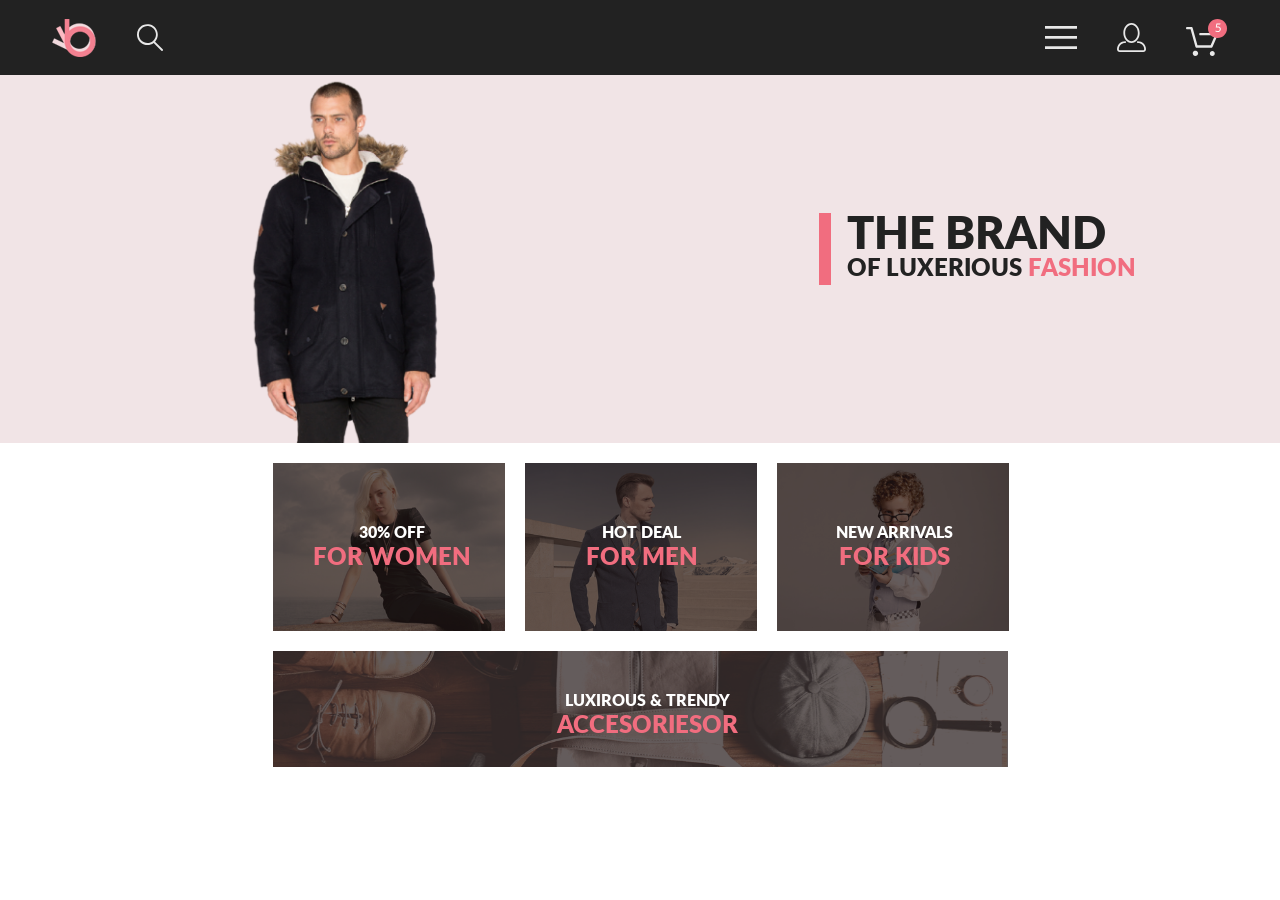
<file: lesson-1/index.html>
<!DOCTYPE html>
<html lang="en">
<head>
    <meta charset="UTF-8">
    <meta http-equiv="X-UA-Compatible" content="IE=edge">
    <meta name="viewport" content="width=device-width, initial-scale=1.0">
    <title>Document</title>
    <link rel="stylesheet" href="style.css">
    <link rel="stylesheet" href="fonts/Lato_regular/lato_regular.css">
    <link rel="stylesheet" href="fonts/Lato_thin/lato_thin.css">
</head>
<body>
    <header>
        <menu>
            <ul class="menu__list">
                <li class="menu__left">
                    <div class="menu__item"><img src="images/Logo.svg" alt="Logo"></div>
                    <div class="menu__item"><img src="images/Search.svg" alt="Search"></div>
                </li>
                <li class="menu__right">
                    <div class="menu__item"><img src="images/Menu.svg" alt="Menu"></div>
                    <div class="menu__item"><img src="images/Personal.svg" alt="Personal"></div>
                    <div class="menu__item"><img src="images/Basket.svg" alt="Basket"></div>   
                </li>
        </ul>
        </menu>
        <div class="top">
            <div class="top__image"><img class="top__image" src="images/Man_back.png" alt="Man_back"></div>
            <div><h1 class="top__header"><div class="small-caps"></small-caps>The brand</div>of luxerious <span style="color: #F16D7F;">fashion</span></h1></div>
        </div>
    </header>
    <article>
        <div class="main__list">
            <div class="for_women">
                <div class="item__for_women">
                    <div class="item_description">30% OFF</div>
                    <div class="item_name">FOR WOMEN</div>
                    </p>
                </div>
            </div>
            <div class="for_men">
                <div class="item__for_men">
                    <div class="item_description">HOT DEAL</div>
                    <div class="item_name">FOR MEN</div>
                    </p>
                </div>
            </div>
            <div class="for_kids">
                <div class="item__for_kids">
                    <div class="item_description">NEW ARRIVALS</div>
                    <div class="item_name">FOR KIDS</div>
                    </p>
                </div>
            </div>
            <div class="accesories">
                <div class="item__accesories">
                    <div class="item_description">LUXIROUS & TRENDY
                        </div>
                    <div class="item_name">ACCESORIESOR</div>
                    </p>
                </div>
            </div>
        </div>
    </article>
</body>
</html>
</file>
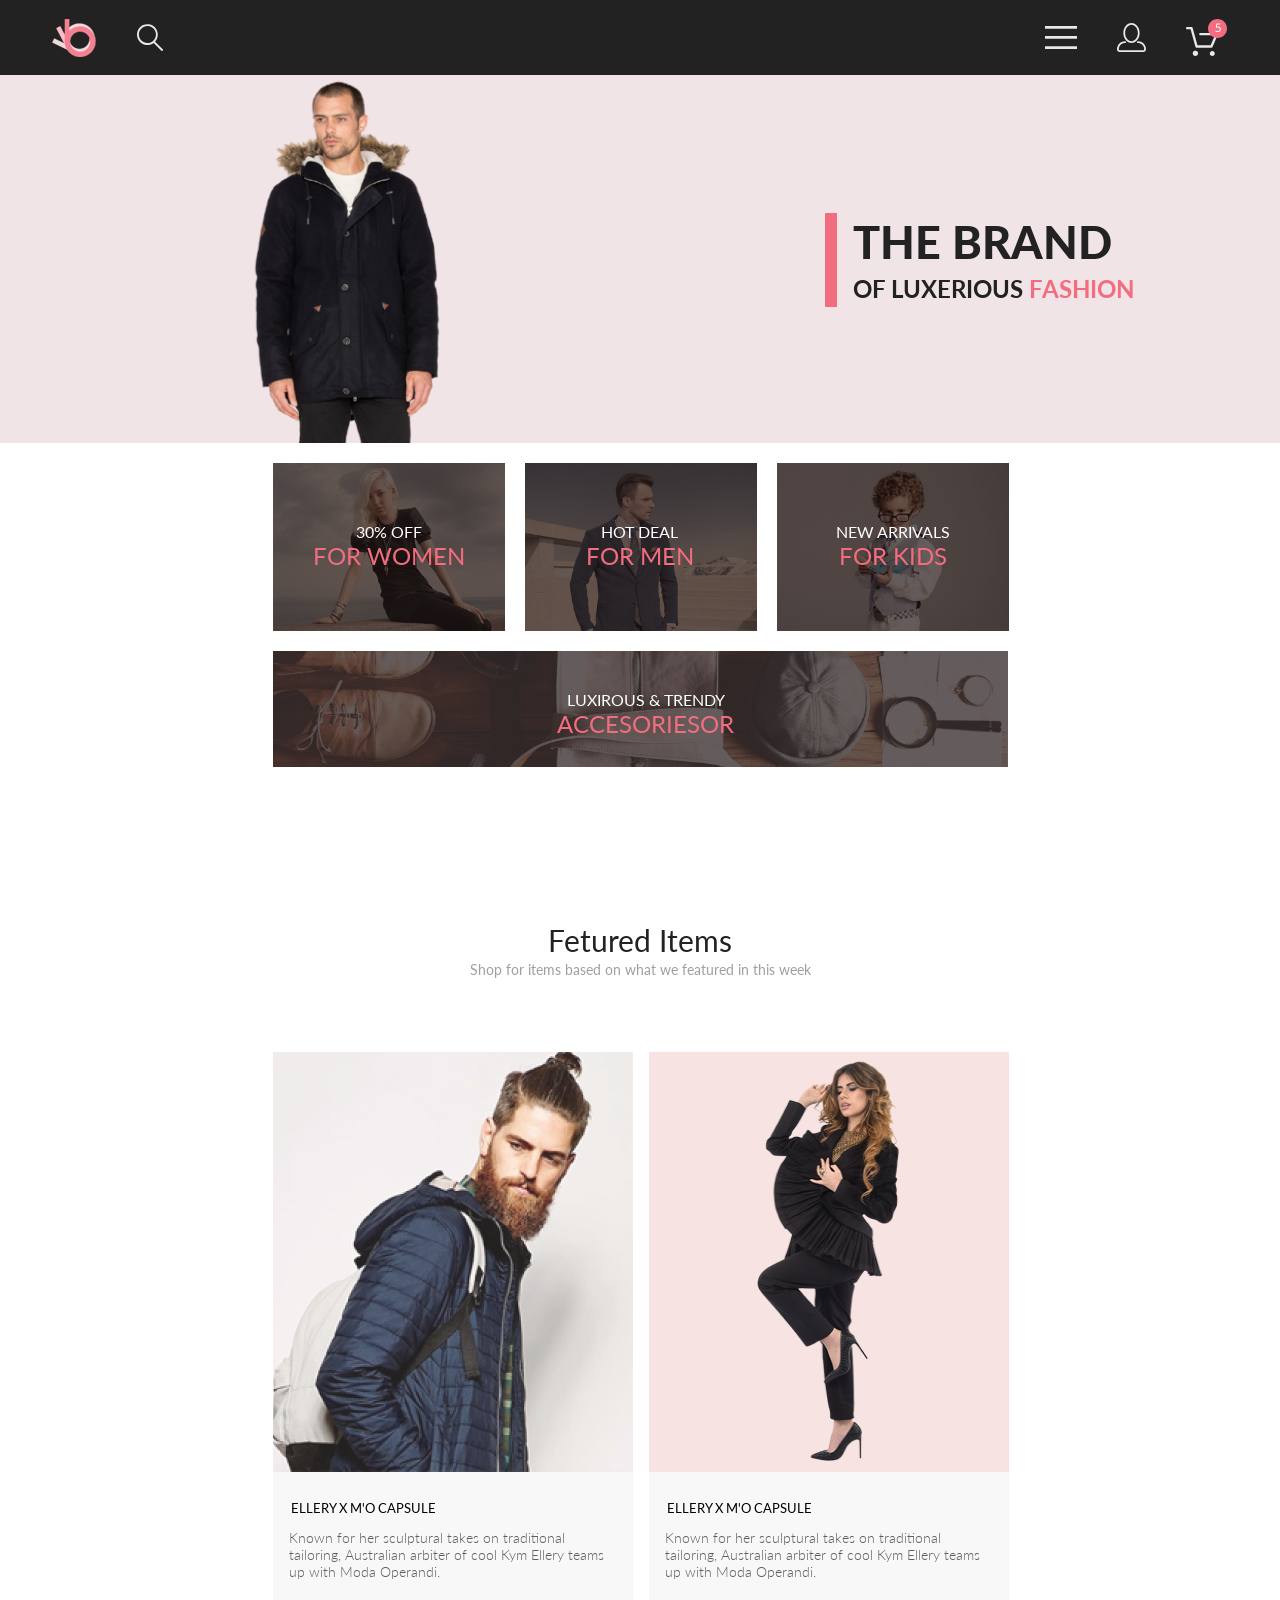
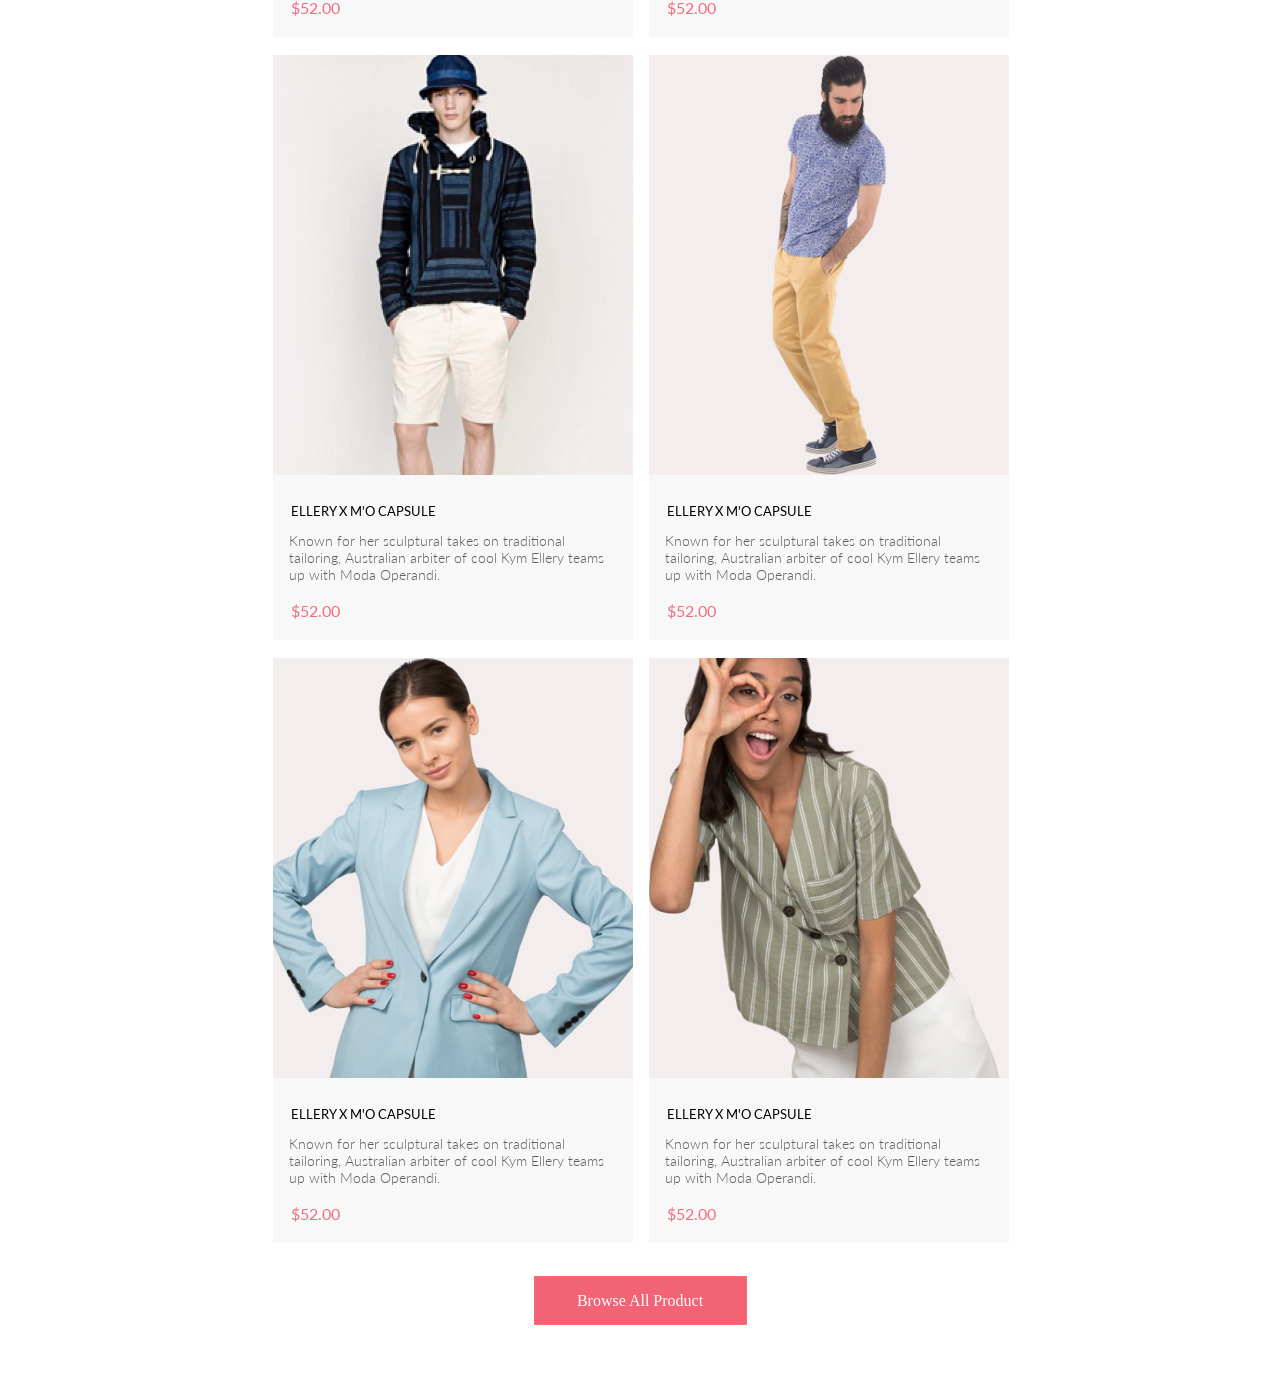
<file: lesson-2/index.html>
<!DOCTYPE html>
<html lang="en">
<head>
    <meta charset="UTF-8">
    <meta http-equiv="X-UA-Compatible" content="IE=edge">
    <meta name="viewport" content="width=device-width, initial-scale=1.0">
    <title>Document</title>
    <link rel="stylesheet" href="style.css">
    <link rel="preconnect" href="https://fonts.googleapis.com">
    <link rel="preconnect" href="https://fonts.gstatic.com" crossorigin>
    <link href="https://fonts.googleapis.com/css2?family=Lato&display=swap" rel="stylesheet">
    <link rel="preconnect" href="https://fonts.googleapis.com">
    <link rel="preconnect" href="https://fonts.gstatic.com" crossorigin>
    <link href="https://fonts.googleapis.com/css2?family=Lato:wght@300;400&display=swap" rel="stylesheet">
</head>
<body>
    <header>
        <menu>
            <ul class="menu__list">
                <li class="menu__left">
                    <div class="menu__item"><img src="images/Logo.svg" alt="Logo"></div>
                    <div class="menu__item"><img src="images/Search.svg" alt="Search"></div>
                </li>
                <li class="menu__right">
                    <div class="menu__item"><img src="images/Menu.svg" alt="Menu"></div>
                    <div class="menu__item"><img src="images/Personal.svg" alt="Personal"></div>
                    <div class="menu__item"><img src="images/Basket.svg" alt="Basket"></div>   
                </li>
        </ul>
        </menu>
        <div class="top">
            <div class="top__image"><img class="top__image" src="images/Man_back.png" alt="Man_back"></div>
            <div><h1 class="top__header"><div class="small-caps"></small-caps>The brand</div>of luxerious <span style="color: #F16D7F;">fashion</span></h1></div>
        </div>
    </header>
    <article>
        <div class="item__list container">
            <div class="for_women">
                <div class="item__for_women">
                    <div class="item_description">30% OFF</div>
                    <div class="item_name">FOR WOMEN</div>
                    </p>
                </div>
            </div>
            <div class="for_men">
                <div class="item__for_men">
                    <div class="item_description">HOT DEAL</div>
                    <div class="item_name">FOR MEN</div>
                    </p>
                </div>
            </div>
            <div class="for_kids">
                <div class="item__for_kids">
                    <div class="item_description">NEW ARRIVALS</div>
                    <div class="item_name">FOR KIDS</div>
                    </p>
                </div>
            </div>
            <div class="accesories">
                <div class="item__accesories">
                    <div class="item_description">LUXIROUS & TRENDY
                        </div>
                    <div class="item_name">ACCESORIESOR</div>
                    </p>
                </div>
            </div>
        </div>
    </article>
    <main class="container">
        <div class="item_name main__heading">Fetured Items</div>
        <div class="item_name main__paragraph">Shop for items based on what we featured in this week</div>
        
        <div class="main__list">
            <div class="main__card">
                <img src="images/main_bags.png" alt="main_bags">
                <div class="main__card_header">Ellery x M'O capsule</div>
                <div class="main__card_description">Known for her sculptural takes on traditional tailoring, Australian arbiter of cool Kym Ellery teams up with Moda Operandi.</div>
                <div class="item_description main__card_price">$52.00</div>
            </div>
            <div class="main__card">
                <img src="images/main_suits.png" alt="main_bags">
                <div class="main__card_header">Ellery x M'O capsule</div>
                <div class="main__card_description">Known for her sculptural takes on traditional tailoring, Australian arbiter of cool Kym Ellery teams up with Moda Operandi.</div>
                <div class="item_description main__card_price">$52.00</div>
            </div>
            <div class="main__card">
                <img src="images/main_hats.png" alt="main_bags">
                <div class="main__card_header">Ellery x M'O capsule</div>
                <div class="main__card_description">Known for her sculptural takes on traditional tailoring, Australian arbiter of cool Kym Ellery teams up with Moda Operandi.</div>
                <div class="item_description main__card_price">$52.00</div>
            </div>
            <div class="main__card">
                <img src="images/main_boots.png" alt="main_bags">
                <div class="main__card_header">Ellery x M'O capsule</div>
                <div class="main__card_description">Known for her sculptural takes on traditional tailoring, Australian arbiter of cool Kym Ellery teams up with Moda Operandi.</div>
                <div class="item_description main__card_price">$52.00</div>
            </div>
            <div class="main__card">
                <img src="images/main_jackets.png" alt="main_bags">
                <div class="main__card_header">Ellery x M'O capsule</div>
                <div class="main__card_description">Known for her sculptural takes on traditional tailoring, Australian arbiter of cool Kym Ellery teams up with Moda Operandi.</div>
                <div class="item_description main__card_price">$52.00</div>
            </div>
            <div class="main__card">
                <img src="images/main_glasses.png" alt="main_bags">
                <div class="main__card_header">Ellery x M'O capsule</div>
                <div class="main__card_description">Known for her sculptural takes on traditional tailoring, Australian arbiter of cool Kym Ellery teams up with Moda Operandi.</div>
                <div class="item_description main__card_price">$52.00</div>
            </div>
        </div>
        <div class="main__button">
            <div>Browse All Product</div>
        </div>
    </main>
</body>
</html>
</file>
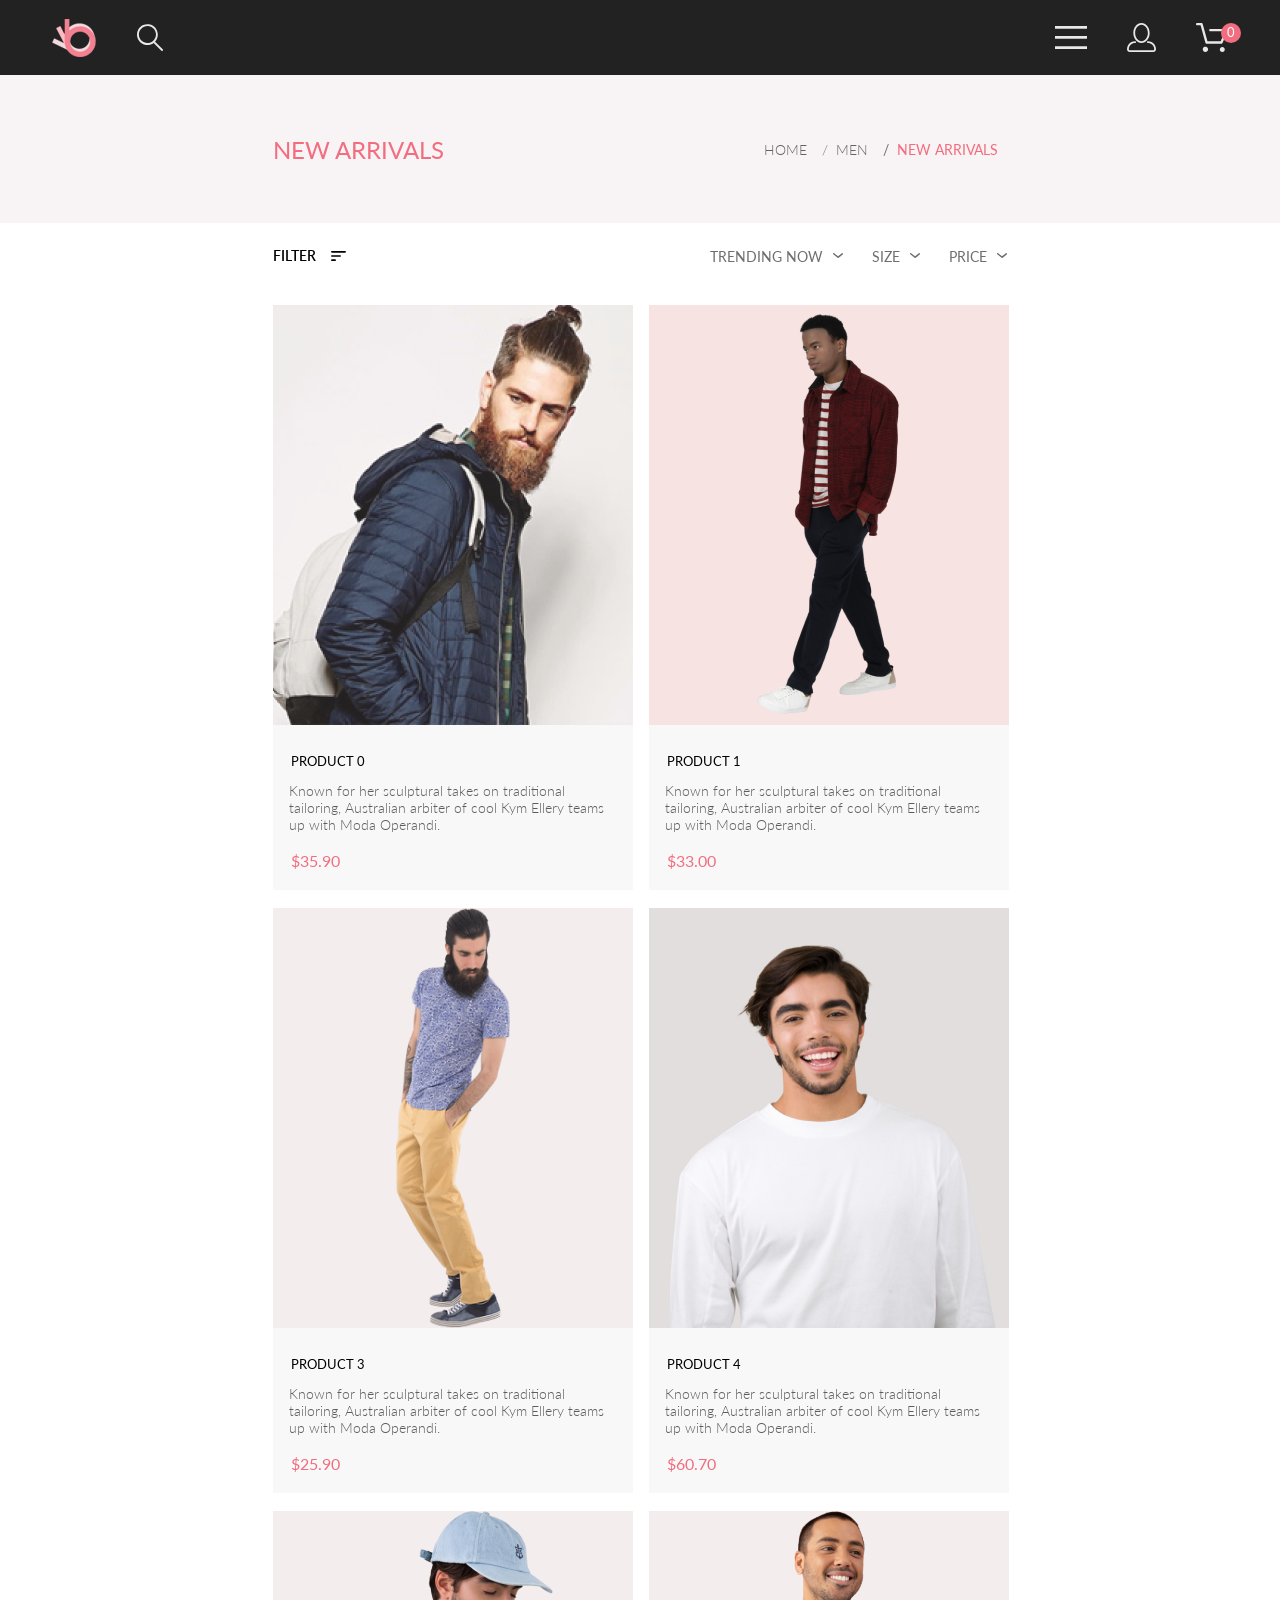
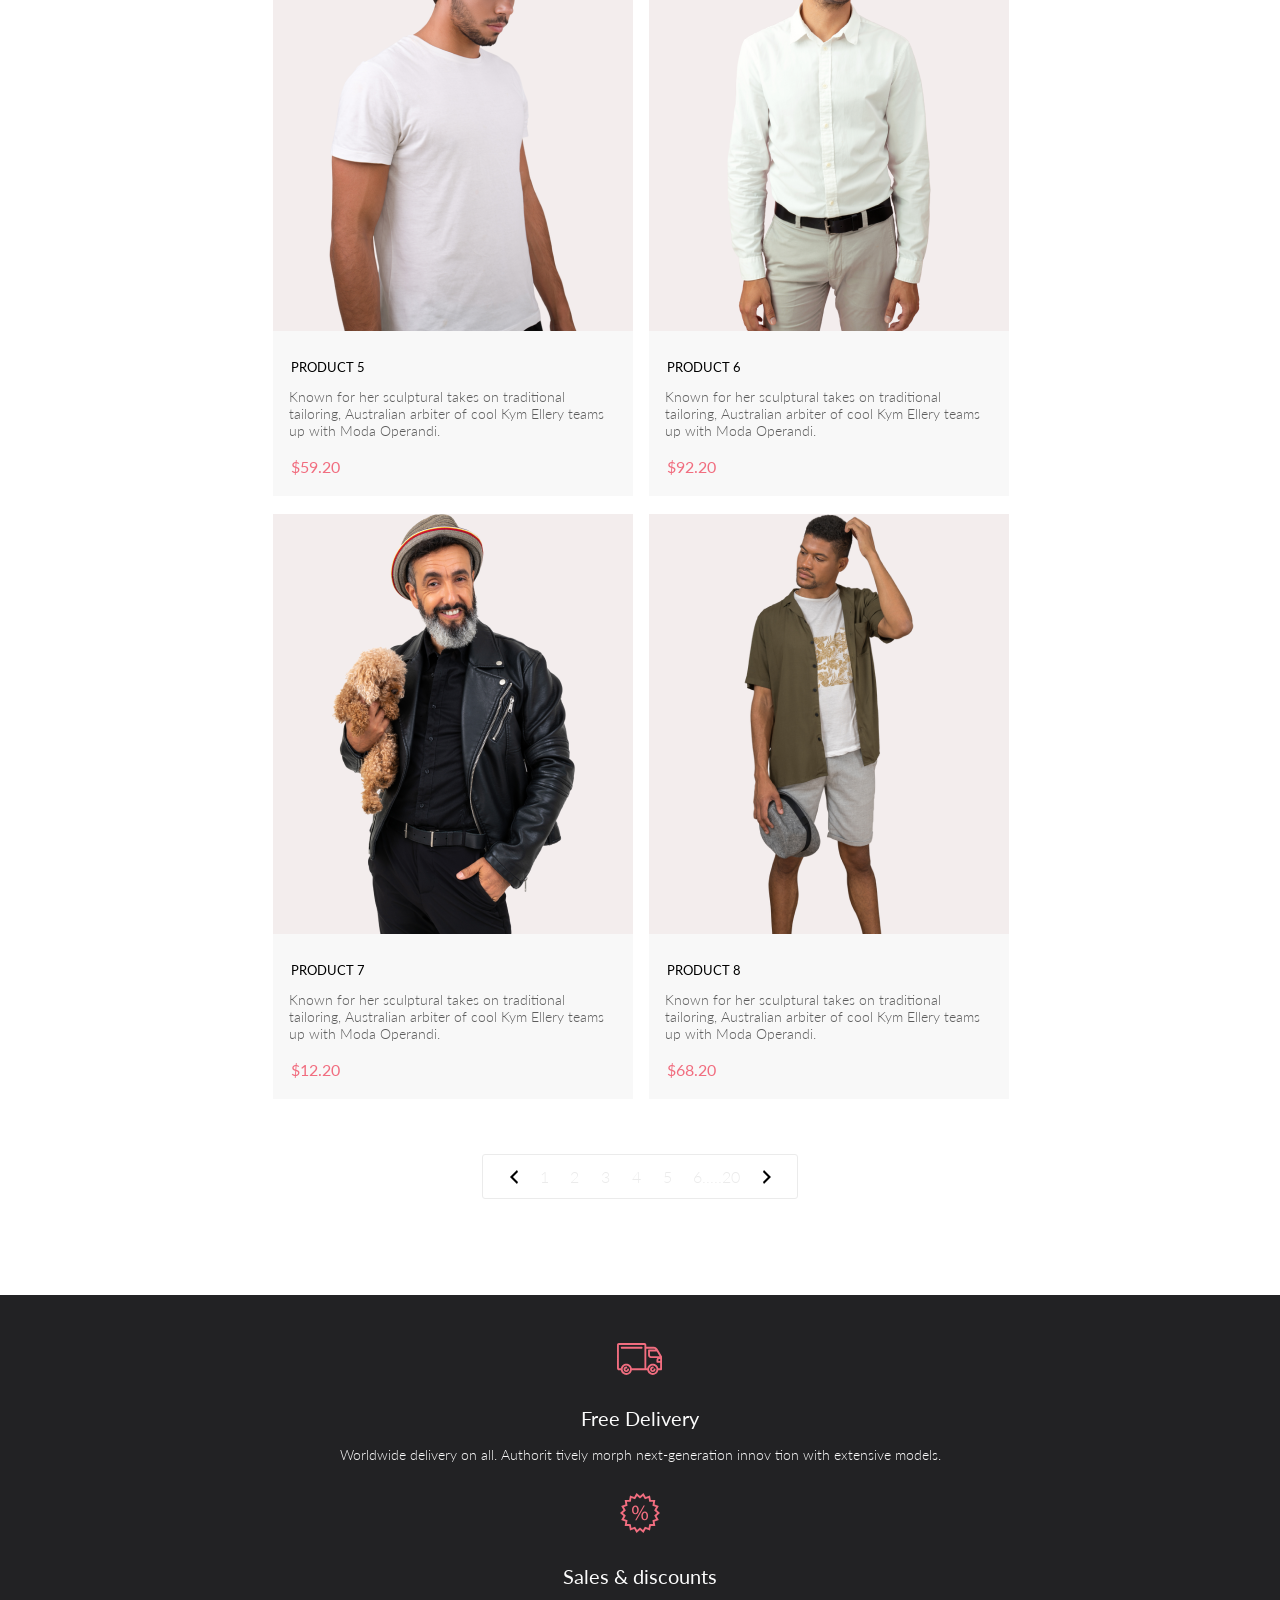
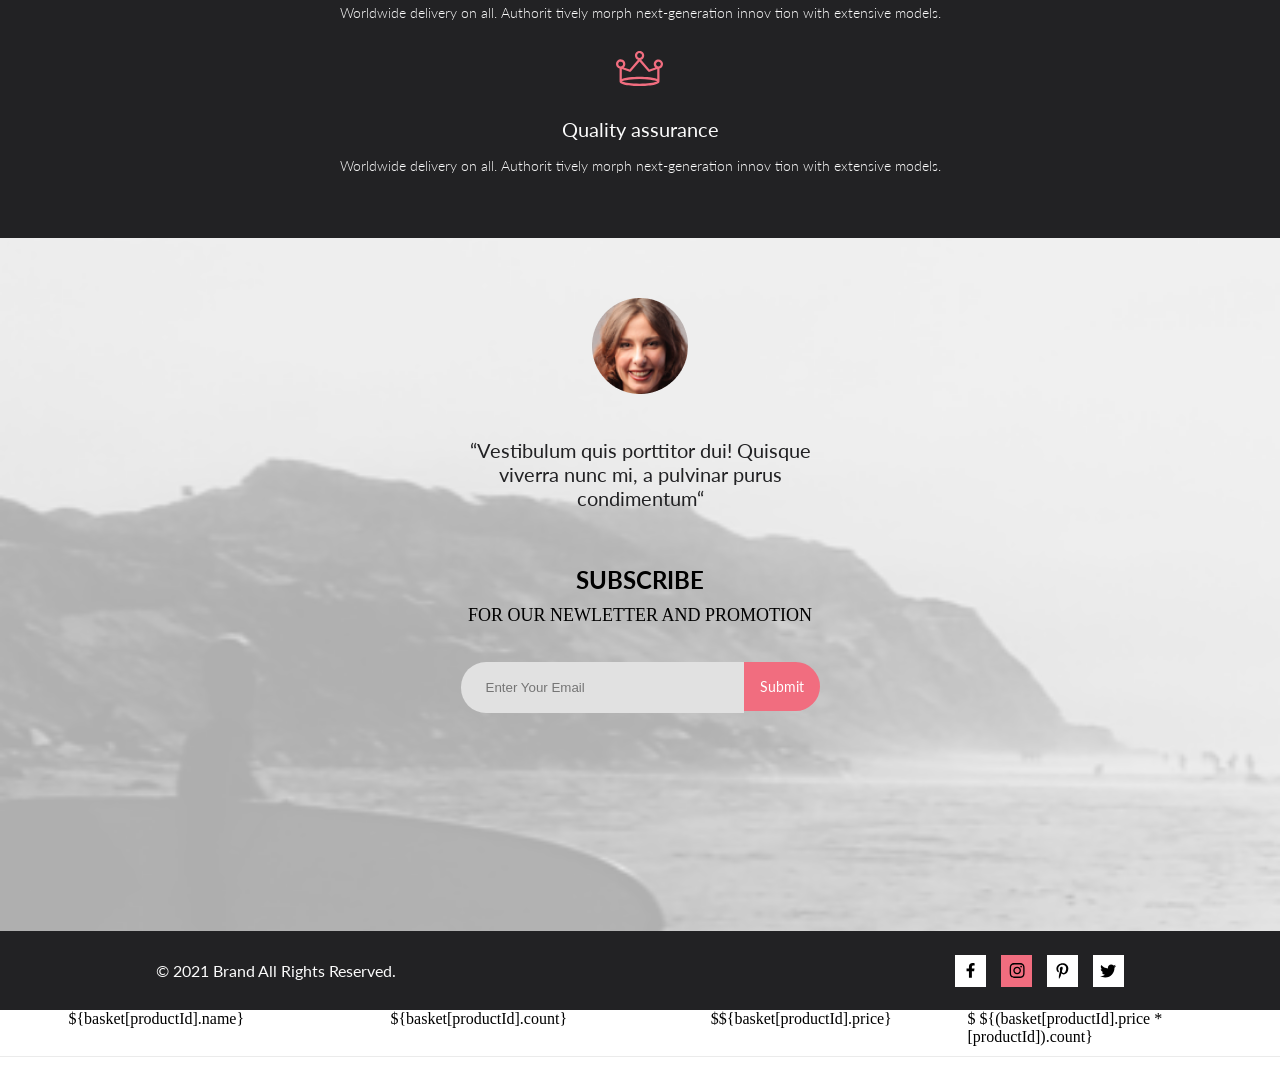
<file: lesson-4/catalog.html>
<!DOCTYPE html>
<html lang="en">

<head>
    <meta charset="UTF-8">
    <meta http-equiv="X-UA-Compatible" content="IE=edge">
    <meta name="viewport" content="width=device-width, initial-scale=1.0">
    <title>Catalog</title>
    <link rel="stylesheet" href="style.css">
    <link rel="preconnect" href="https://fonts.googleapis.com">
    <link rel="preconnect" href="https://fonts.gstatic.com" crossorigin>
    <link href="https://fonts.googleapis.com/css2?family=Lato&display=swap" rel="stylesheet">
    <link rel="preconnect" href="https://fonts.googleapis.com">
    <link rel="preconnect" href="https://fonts.gstatic.com" crossorigin>
    <link href="https://fonts.googleapis.com/css2?family=Lato:wght@300;400&display=swap" rel="stylesheet">
    <script async src="script.js"></script>
</head>

<body>
    <header>
        <nav>
            <ul class="nav__list">
                <li class="nav__left">
                    <div class="nav__item"><img src="images/Logo.svg" alt="Logo"></div>
                    <div class="nav__item"><img src="images/Search.svg" alt="Search"></div>
                </li>
                <li class="nav__right">
                    <div class="nav__item"><img src="images/Menu.svg" alt="nav"></div>
                    <div class="nav__item"><img src="images/Personal.svg" alt="Personal"></div>
                    <div class="nav__item cart_button"><img src="images/cart.svg" alt="Basket">
                        <div class="cart__products_count">
                            <div class="productsCount">0</div>
                        </div>
                        <div class="basket hidden">
                            <div class="basketRow basketHeader">
                                <div>Название товара</div>
                                <div>Количество</div>
                                <div>Цена за шт.</div>
                                <div>Итого</div>
                            </div>
                            <div class="basketTotal">
                                Товаров в корзине на сумму:
                                $<span class="basketTotalValue">0</span>
                            </div>
                        </div>
                    </div>
                </li>
            </ul>
        </nav>
        <div class="breadcrump__block">
            <div class="container breadcrump__block">
                <div class="breadcrump__heading">New arrivals</div>
                <div class="breadcrumb">
                    <a class="breadcrumb-item" href="#">home</a>
                    <a class="breadcrumb-item" href="#">men</a>
                    <div class="breadcrumb-item breadcrumb-item_active">New arrivals</div>
                </div>
            </div>
        </div>
    </header>
    <div class="container">
        <div class="filter">
            <div class="filter_left">
                <span class="filter_left_text">FILTER</span>
                <img class="filter_icon" src="images/filter.svg" alt="filter">
            </div>
            <div class="filter_right">
                <div class="filter_right_text">TRENDING NOW</div>
                <img src="images/vector_filter.svg" alt="filter">
                <div class="filter_right_text">SIZE</div>
                <img src="images/vector_filter.svg" alt="filter">
                <div class="filter_right_text">PRICE</div>
                <img src="images/vector_filter.svg" alt="filter">
            </div>
        </div>
    </div>
    <main class="container main_catalog">
        <div class="main__list">
            <div class="main__card" data-id="1" data-name="Product 0" data-price="35.90">
                <img src="images/main_bags.png" alt="main_bags">
                <div class="featuredImgDark">
                    <button class="card-button">
                        <img src="images/cart.svg" alt="cart">
                        <div class="button-text">Add to Cart</div>
                    </button>
                </div>
                <div class="main__card_header">Product 0</div>
                <div class="main__card_description">Known for her sculptural takes on traditional tailoring, Australian
                    arbiter of cool Kym Ellery teams up with Moda Operandi.</div>
                <div class="item_description main__card_price">$52.00</div>
                <div class="featuredImgDark">
                    <button class="card-button">
                        <img src="images/cart.svg" alt="cart">
                        <div class="button-text">Add to Cart</div>
                    </button>
                </div>
            </div>
            <div class="main__card" data-id="2" data-name="Product 1" data-price="33.00">
                <img src="images/main_sneakers.png" alt="main_bags">
                <div class="main__card_header">Product 1</div>
                <div class="main__card_description">Known for her sculptural takes on traditional tailoring, Australian
                    arbiter of cool Kym Ellery teams up with Moda Operandi.</div>
                <div class="item_description main__card_price">$52.00</div>
                <div class="featuredImgDark">
                    <button class="card-button">
                        <img src="images/cart.svg" alt="cart">
                        <div class="button-text">Add to Cart</div>
                    </button>
                </div>
            </div>
            <div class="main__card main__card_none" data-id="3" data-name="Product 2" data-price="30.20">
                <img src="images/main_hats.png" alt="main_bags">
                <div class="main__card_header">Product 2</div>
                <div class="main__card_description">Known for her sculptural takes on traditional tailoring, Australian
                    arbiter of cool Kym Ellery teams up with Moda Operandi.</div>
                <div class="item_description main__card_price">$52.00</div>
                <div class="featuredImgDark">
                    <button class="card-button">
                        <img src="images/cart.svg" alt="cart">
                        <div class="button-text">Add to Cart</div>
                    </button>
                </div>
            </div>
            <div class="main__card" data-id="4" data-name="Product 3" data-price="25.90">
                <img src="images/main_boots.png" alt="main_bags">
                <div class="main__card_header">Product 3</div>
                <div class="main__card_description">Known for her sculptural takes on traditional tailoring, Australian
                    arbiter of cool Kym Ellery teams up with Moda Operandi.</div>
                <div class="item_description main__card_price">$52.00</div>
                <div class="featuredImgDark">
                    <button class="card-button">
                        <img src="images/cart.svg" alt="cart">
                        <div class="button-text">Add to Cart</div>
                    </button>
                </div>
            </div>
            <div class="main__card" data-id="5" data-name="Product 4" data-price="60.70">
                <img src="images/main_longsleeve.png" alt="main_bags">
                <div class="main__card_header">Product 4</div>
                <div class="main__card_description">Known for her sculptural takes on traditional tailoring, Australian
                    arbiter of cool Kym Ellery teams up with Moda Operandi.</div>
                <div class="item_description main__card_price">$52.00</div>
                <div class="featuredImgDark">
                    <button class="card-button">
                        <img src="images/cart.svg" alt="cart">
                        <div class="button-text">Add to Cart</div>
                    </button>
                </div>
            </div>
            <div class="main__card" data-id="6" data-name="Product 5" data-price="59.20">
                <img src="images/main_caps.png" alt="main_bags">
                <div class="main__card_header">Product 5</div>
                <div class="main__card_description">Known for her sculptural takes on traditional tailoring, Australian
                    arbiter of cool Kym Ellery teams up with Moda Operandi.</div>
                <div class="item_description main__card_price">$52.00</div>
                <div class="featuredImgDark">
                    <button class="card-button">
                        <img src="images/cart.svg" alt="cart">
                        <div class="button-text">Add to Cart</div>
                    </button>
                </div>
            </div>
            <div class="main__card" data-id="7" data-name="Product 6" data-price="92.20">
                <img src="images/main_t-shirts.png" alt="main_bags">
                <div class="main__card_header">Product 6</div>
                <div class="main__card_description">Known for her sculptural takes on traditional tailoring, Australian
                    arbiter of cool Kym Ellery teams up with Moda Operandi.</div>
                <div class="item_description main__card_price">$52.00</div>
                <div class="featuredImgDark">
                    <button class="card-button">
                        <img src="images/cart.svg" alt="cart">
                        <div class="button-text">Add to Cart</div>
                    </button>
                </div>
            </div>
            <div class="main__card" data-id="8" data-name="Product 7" data-price="12.20">
                <img src="images/main_cowboy.png" alt="main_bags">
                <div class="main__card_header">Product 7</div>
                <div class="main__card_description">Known for her sculptural takes on traditional tailoring, Australian
                    arbiter of cool Kym Ellery teams up with Moda Operandi.</div>
                <div class="item_description main__card_price">$52.00</div>
                <div class="featuredImgDark">
                    <button class="card-button">
                        <img src="images/cart.svg" alt="cart">
                        <div class="button-text">Add to Cart</div>
                    </button>
                </div>
            </div>
            <div class="main__card" data-id="9" data-name="Product 8" data-price="68.20">
                <img src="images/main_pants.png" alt="main_bags">
                <div class="main__card_header">Product 8</div>
                <div class="main__card_description">Known for her sculptural takes on traditional tailoring, Australian
                    arbiter of cool Kym Ellery teams up with Moda Operandi.</div>
                <div class="item_description main__card_price">$52.00</div>
                <div class="featuredImgDark">
                    <button class="card-button">
                        <img src="images/cart.svg" alt="cart">
                        <div class="button-text">Add to Cart</div>
                    </button>
                </div>
            </div>
        </div>
    </main>
    <div class="pagination">
        <img src="images/pagination_left.svg" alt="pagination_left">
        <a class="page" href="#">1</a>
        <a class="page" href="#">2</a>
        <a class="page" href="#">3</a>
        <a class="page" href="#">4</a>
        <a class="page" href="#">5</a>
        <a class="page" href="#">6.....20</a>
        <img src="images/pagination_right.svg" alt="pagination_right">
    </div>
    <div class="advantages_back">
        <div class="container advantages">
            <div class="advantages__block">
                <img src="images/advantages__delivery.svg" alt="advantages__delivery">
                <div class="advantages_heading">Free Delivery</div>
                <div class="advantages_explanation">Worldwide delivery on all. Authorit tively morph next-generation
                    innov tion with extensive models.</div>
            </div>
            <div class="advantages__block">
                <img src="images/advantages__sales.svg" alt="advantages__sales">
                <div class="advantages_heading">Sales & discounts</div>
                <div class="advantages_explanation">Worldwide delivery on all. Authorit tively morph next-generation
                    innov tion with extensive models.</div>
            </div>
            <div class="advantages__block">
                <img src="images/advantages__quality.svg" alt="advantages__quality">
                <div class="advantages_heading">Quality assurance</div>
                <div class="advantages_explanation">Worldwide delivery on all. Authorit tively morph next-generation
                    innov tion with extensive models.</div>
            </div>
        </div>
    </div>
    <div class="subscribes_back">
        <div class="subscribes">
            <div class="subscribes__reveiw">
                <img src="images/subscribe_reviewer.png" alt="subscribes__reveiwer">
                <div class="subscribes_quote">“Vestibulum quis porttitor dui! Quisque viverra nunc mi, a pulvinar purus
                    condimentum“</div>
            </div>
            <div class="subscribe_us">
                <div class="subscribes_heading">SUBSCRIBE</div>
                <div class="subscribes_explanation">FOR OUR NEWLETTER AND PROMOTION</div>
                <div class="subscribe_block">
                    <form action="" id="form_subscribe">
                        <input type="email" class="subscribe__form_email" placeholder="Enter Your Email"></input>
                    </form>
                    <button class="subscribe__form_button" type="submit" form="form_subscribe"
                        value="Submit">Submit</button>

                </div>
            </div>
        </div>
    </div>
    <footer>
        <div class="footer__copy">&copy; 2021 Brand All Rights Reserved.</div>
        <div class="footer__links">
            <div class="footer__icons">
                <img src="images/icons_facebook.svg" alt="icons_facebook">
            </div>
            <div class="footer__icons" style="background-color: #F16D7F">
                <img src="images/icons_instagram.svg" alt="icons_instagram">
            </div>
            <div class="footer__icons">
                <img src="images/icons_pinterest.svg" alt="icons_pinterest">
            </div>
            <div class="footer__icons">
                <img src="images/icons_twitter.svg" alt="icons_twitter">
            </div>
        </div>
    </footer>
</body>

</html>
<div class="basketRow" data-product="${productId}">
    <div>${basket[productId].name}</div>
    <div>
        <span class="productCount">${basket[productId].count}</span>
    </div>
    <div>$${basket[productId].price}</div>
    <div>
        $<span class="productTotalRow">
            ${(basket[productId].price * [productId]).count}
        </span>
    </div>
</div>
</file>
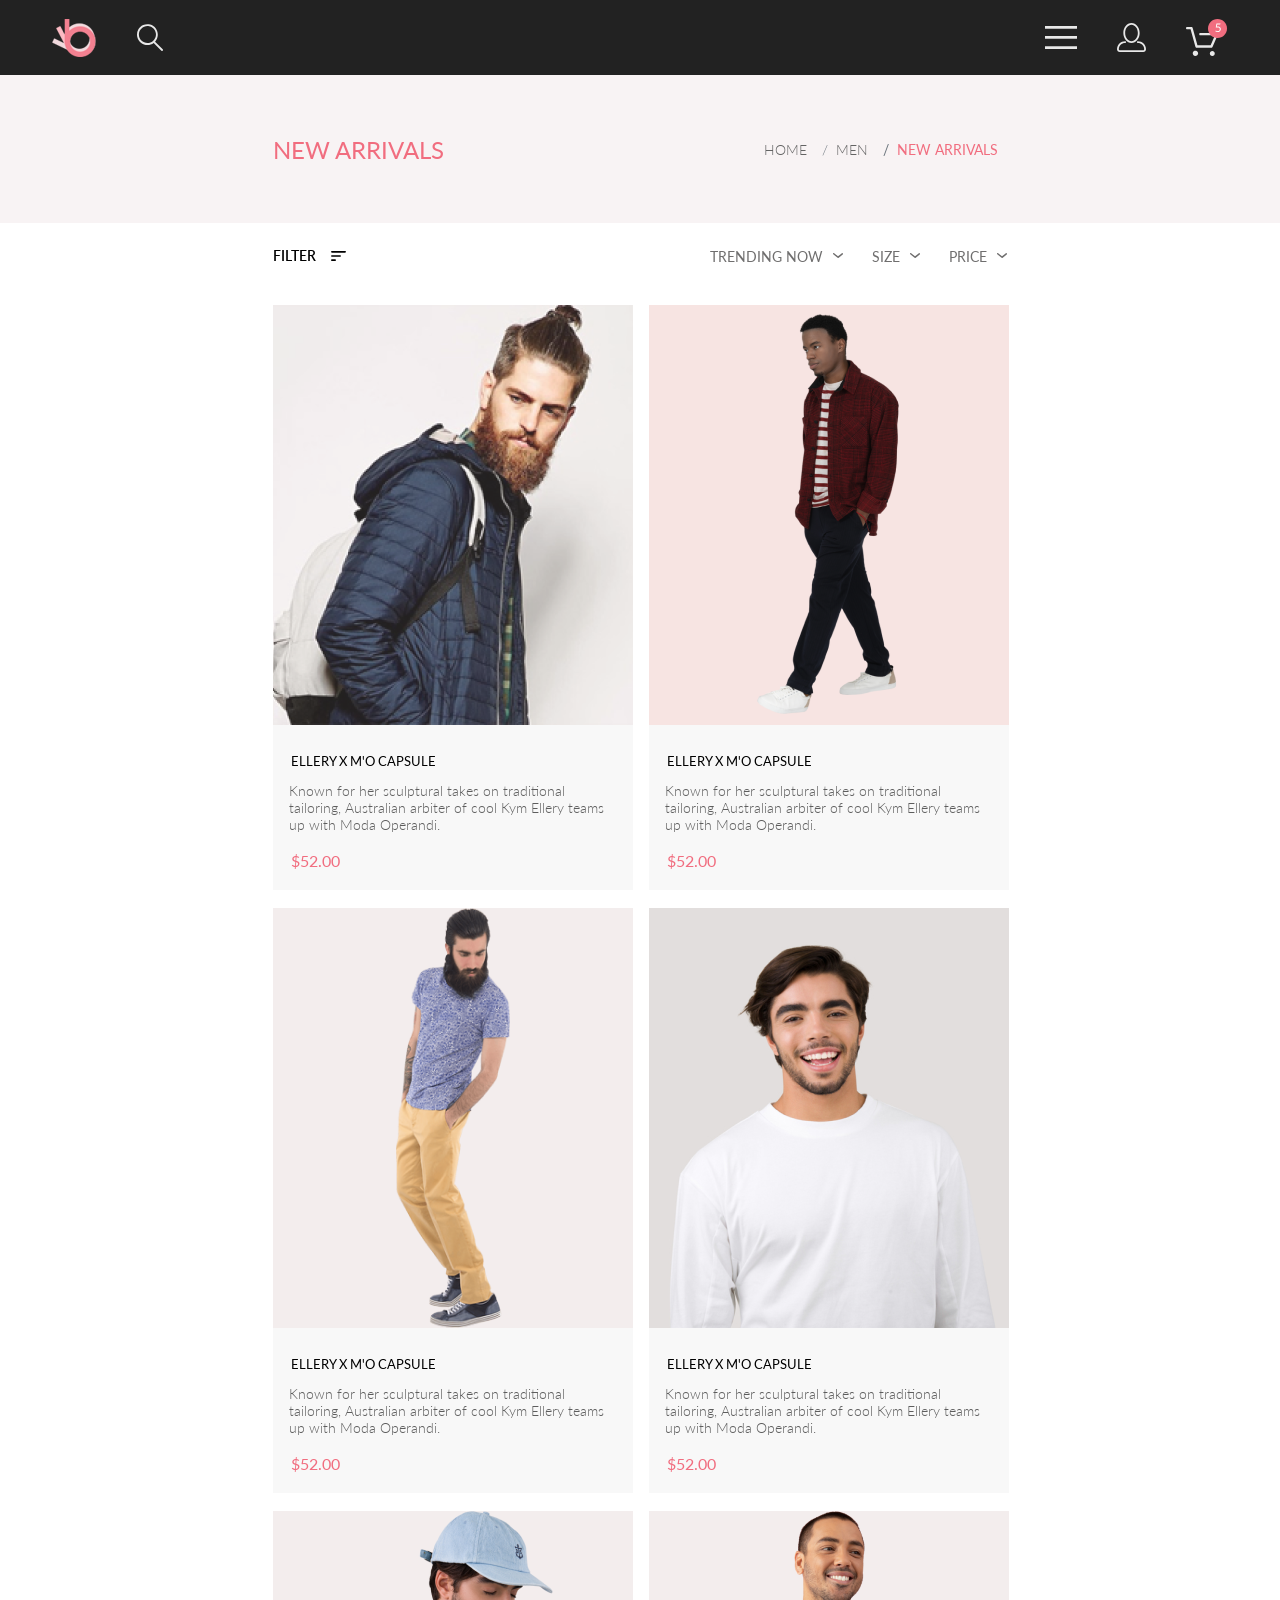
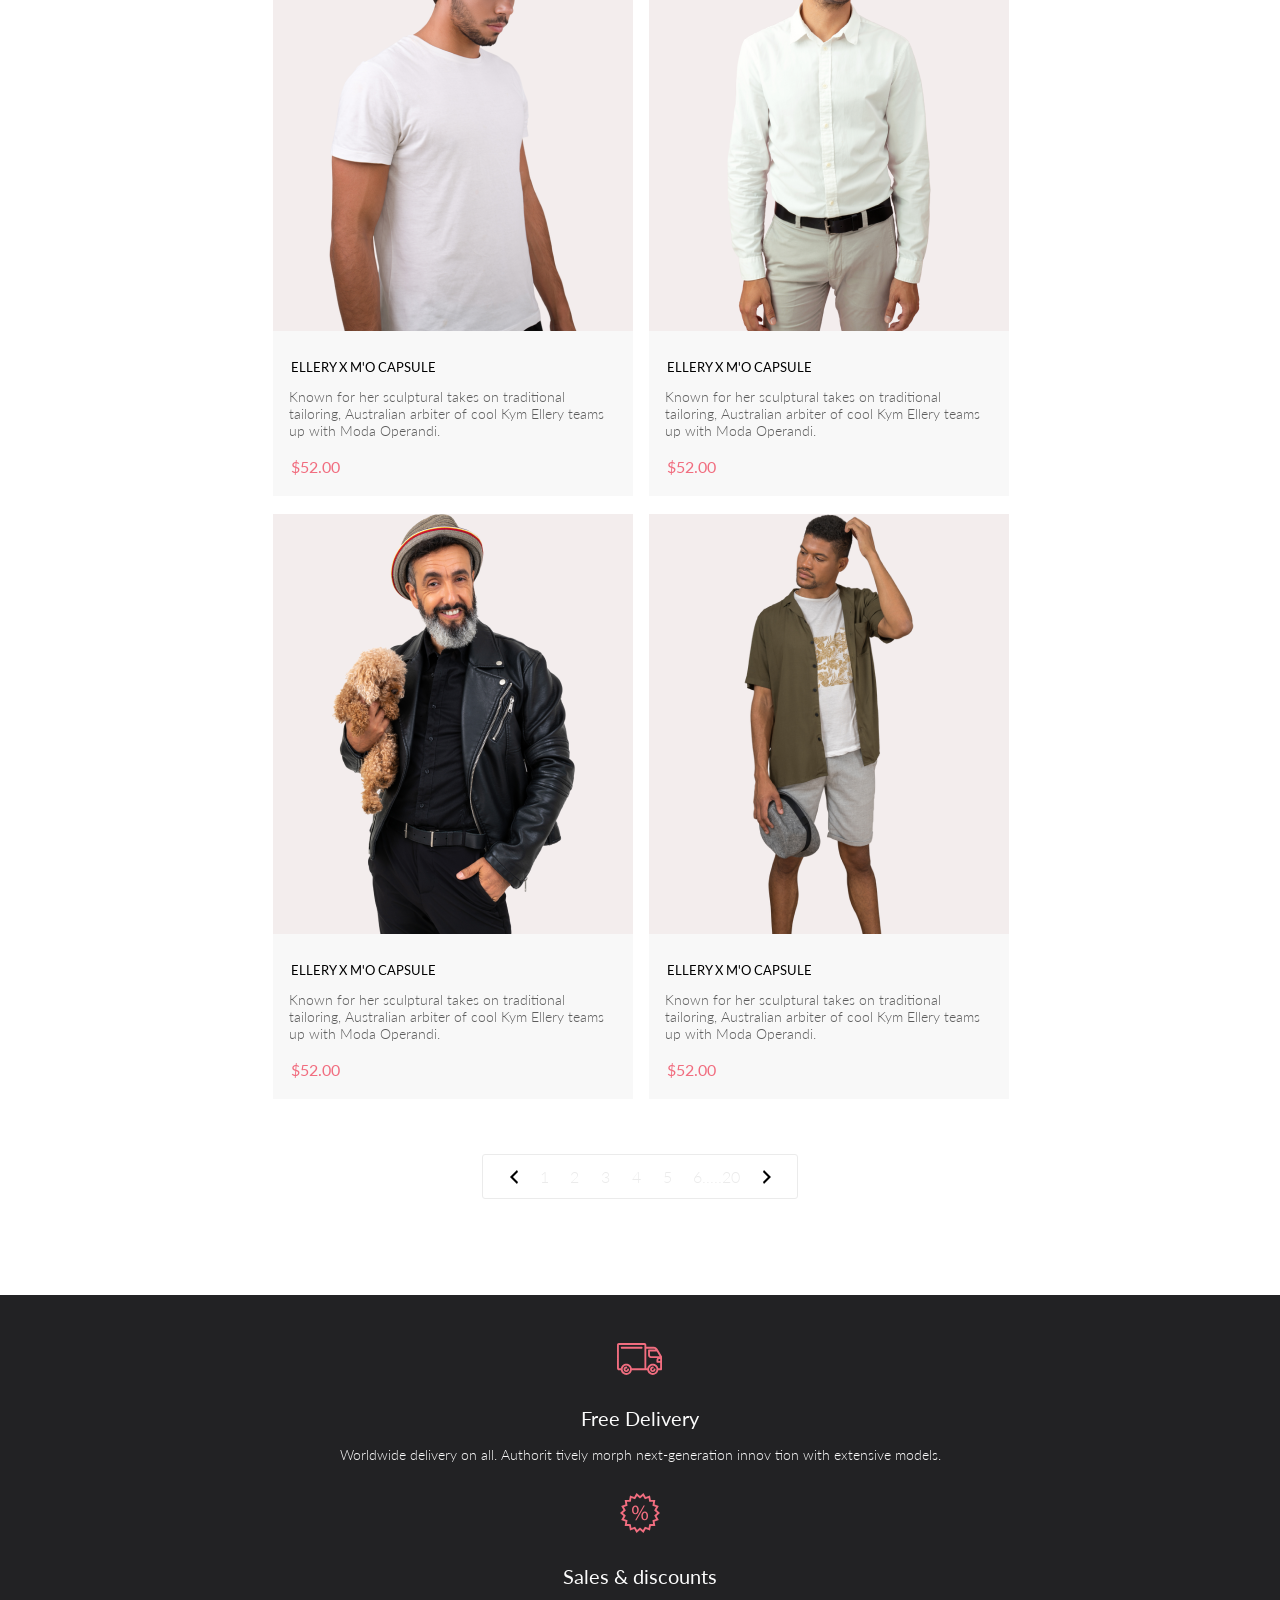
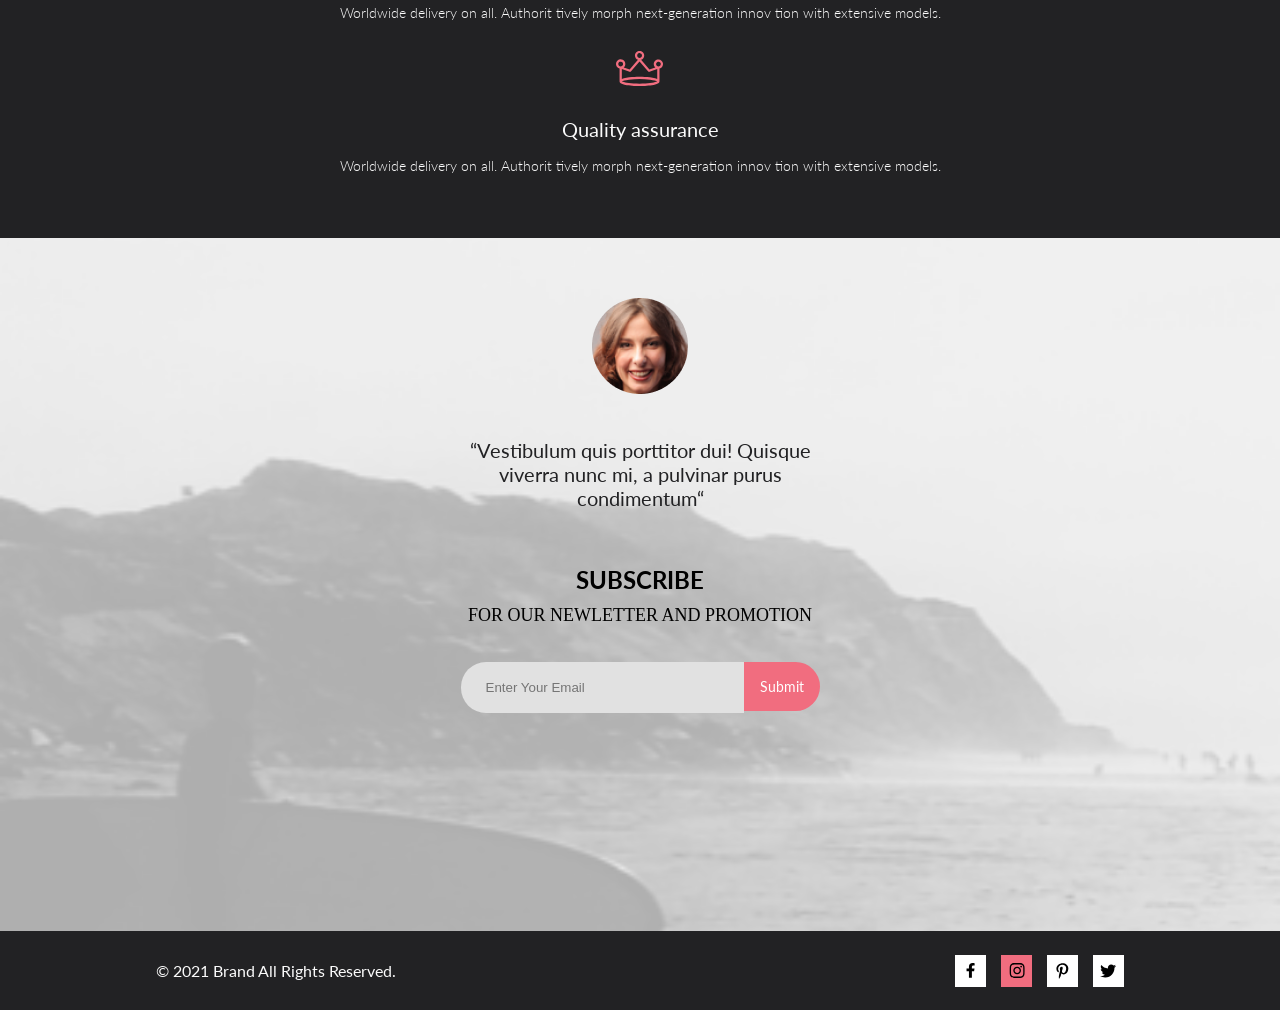
<file: lesson-5/catalog.html>
<!DOCTYPE html>
<html lang="en">
<head>
    <meta charset="UTF-8">
    <meta http-equiv="X-UA-Compatible" content="IE=edge">
    <meta name="viewport" content="width=device-width, initial-scale=1.0">
    <title>Catalog</title>
    <link rel="stylesheet" href="style.css">
    <link rel="preconnect" href="https://fonts.googleapis.com">
    <link rel="preconnect" href="https://fonts.gstatic.com" crossorigin>
    <link href="https://fonts.googleapis.com/css2?family=Lato&display=swap" rel="stylesheet">
    <link rel="preconnect" href="https://fonts.googleapis.com">
    <link rel="preconnect" href="https://fonts.gstatic.com" crossorigin>
    <link href="https://fonts.googleapis.com/css2?family=Lato:wght@300;400&display=swap" rel="stylesheet">
</head>
<body>
    <header>
        <nav>
            <ul class="nav__list">
                <li class="nav__left">
                    <div class="nav__item"><img src="images/Logo.svg" alt="Logo"></div>
                    <div class="nav__item"><img src="images/Search.svg" alt="Search"></div>
                </li>
                <li class="nav__right">
                    <div class="nav__item"><img src="images/Menu.svg" alt="nav"></div>
                    <div class="nav__item"><img src="images/Personal.svg" alt="Personal"></div>
                    <div class="nav__item"><img src="images/Basket.svg" alt="Basket"></div>   
                </li>
            </ul>
        </nav>
        <div class="breadcrump__block">
            <div class="container breadcrump__block">
                <div class="breadcrump__heading">New arrivals</div>
                <div class="breadcrumb">
                    <a class="breadcrumb-item" href="#">home</a>
                    <a class="breadcrumb-item" href="#">men</a>
                    <div class="breadcrumb-item breadcrumb-item_active">New arrivals</div>
                </div>  
            </div>
        </div>
    </header>
    <div class="container">
        <div class="filter">
            <div class="filter_left">
                <span class="filter_left_text">FILTER</span>
                <img class="filter_icon" src="images/filter.svg" alt="filter">
            </div>
            <div class="filter_right">
                <div class="filter_right_text">TRENDING NOW</div>
                <img src="images/vector_filter.svg" alt="filter">
                <div class="filter_right_text">SIZE</div>
                <img src="images/vector_filter.svg" alt="filter">
                <div class="filter_right_text">PRICE</div>
                <img src="images/vector_filter.svg" alt="filter">
            </div>
        </div>
    </div>
    <main class="container main_catalog">
        <div class="main__list">
            <div class="main__card">
                <img src="images/main_bags.png" alt="main_bags">
                <div class="main__card_header">Ellery x M'O capsule</div>
                <div class="main__card_description">Known for her sculptural takes on traditional tailoring, Australian arbiter of cool Kym Ellery teams up with Moda Operandi.</div>
                <div class="item_description main__card_price">$52.00</div>
            </div>
            <div class="main__card">
                <img src="images/main_sneakers.png" alt="main_bags">
                <div class="main__card_header">Ellery x M'O capsule</div>
                <div class="main__card_description">Known for her sculptural takes on traditional tailoring, Australian arbiter of cool Kym Ellery teams up with Moda Operandi.</div>
                <div class="item_description main__card_price">$52.00</div>
            </div>
            <div class="main__card main__card_none">
                <img src="images/main_hats.png" alt="main_bags">
                <div class="main__card_header">Ellery x M'O capsule</div>
                <div class="main__card_description">Known for her sculptural takes on traditional tailoring, Australian arbiter of cool Kym Ellery teams up with Moda Operandi.</div>
                <div class="item_description main__card_price">$52.00</div>
            </div>
            <div class="main__card">
                <img src="images/main_boots.png" alt="main_bags">
                <div class="main__card_header">Ellery x M'O capsule</div>
                <div class="main__card_description">Known for her sculptural takes on traditional tailoring, Australian arbiter of cool Kym Ellery teams up with Moda Operandi.</div>
                <div class="item_description main__card_price">$52.00</div>
            </div>
            <div class="main__card">
                <img src="images/main_longsleeve.png" alt="main_bags">
                <div class="main__card_header">Ellery x M'O capsule</div>
                <div class="main__card_description">Known for her sculptural takes on traditional tailoring, Australian arbiter of cool Kym Ellery teams up with Moda Operandi.</div>
                <div class="item_description main__card_price">$52.00</div>
            </div>
            <div class="main__card">
                <img src="images/main_caps.png" alt="main_bags">
                <div class="main__card_header">Ellery x M'O capsule</div>
                <div class="main__card_description">Known for her sculptural takes on traditional tailoring, Australian arbiter of cool Kym Ellery teams up with Moda Operandi.</div>
                <div class="item_description main__card_price">$52.00</div>
            </div>
            <div class="main__card">
                <img src="images/main_t-shirts.png" alt="main_bags">
                <div class="main__card_header">Ellery x M'O capsule</div>
                <div class="main__card_description">Known for her sculptural takes on traditional tailoring, Australian arbiter of cool Kym Ellery teams up with Moda Operandi.</div>
                <div class="item_description main__card_price">$52.00</div>
            </div>
            <div class="main__card">
                <img src="images/main_cowboy.png" alt="main_bags">
                <div class="main__card_header">Ellery x M'O capsule</div>
                <div class="main__card_description">Known for her sculptural takes on traditional tailoring, Australian arbiter of cool Kym Ellery teams up with Moda Operandi.</div>
                <div class="item_description main__card_price">$52.00</div>
            </div>
            <div class="main__card">
            <img src="images/main_pants.png" alt="main_bags">
            <div class="main__card_header">Ellery x M'O capsule</div>
            <div class="main__card_description">Known for her sculptural takes on traditional tailoring, Australian arbiter of cool Kym Ellery teams up with Moda Operandi.</div>
            <div class="item_description main__card_price">$52.00</div>
            </div>
        </div>
    </main>
    <div class="pagination">
        <img src="images/pagination_left.svg" alt="pagination_left">
        <a class="page" href="#">1</a>
        <a class="page" href="#">2</a>
        <a class="page" href="#">3</a>
        <a class="page" href="#">4</a>
        <a class="page" href="#">5</a>
        <a class="page" href="#">6.....20</a>
        <img src="images/pagination_right.svg" alt="pagination_right">
    </div>
    <div class="advantages_back">
        <div class="container advantages">
            <div class="advantages__block">
                <img src="images/advantages__delivery.svg" alt="advantages__delivery">
                <div class="advantages_heading">Free Delivery</div>
                <div class="advantages_explanation">Worldwide delivery on all. Authorit tively morph next-generation innov tion with extensive models.</div>
            </div>
            <div class="advantages__block">
                <img src="images/advantages__sales.svg" alt="advantages__sales">
                <div class="advantages_heading">Sales & discounts</div>
                <div class="advantages_explanation">Worldwide delivery on all. Authorit tively morph next-generation innov tion with extensive models.</div>
            </div>
            <div class="advantages__block">
                <img src="images/advantages__quality.svg" alt="advantages__quality">
                <div class="advantages_heading">Quality assurance</div>
                <div class="advantages_explanation">Worldwide delivery on all. Authorit tively morph next-generation innov tion with extensive models.</div>
            </div>
        </div>
    </div>
    <div class="subscribes_back">
        <div class="subscribes">
            <div class="subscribes__reveiw">
                <img src="images/subscribe_reviewer.png" alt="subscribes__reveiwer">
                <div class="subscribes_quote">“Vestibulum quis porttitor dui! Quisque viverra nunc mi, a pulvinar purus condimentum“</div>
            </div>
            <div class="subscribe_us">
                <div class="subscribes_heading">SUBSCRIBE</div>
                <div class="subscribes_explanation">FOR OUR NEWLETTER AND PROMOTION</div>
                <div class="subscribe_block">
                    <form action="" id="form_subscribe">
                        <input type="email" class="subscribe__form_email" placeholder="Enter Your Email"></input>
                    </form>
                    <button class="subscribe__form_button" type="submit" form="form_subscribe" value="Submit">Submit</button>

                </div>                
            </div>
        </div>
    </div>
    <footer>
        <div class="footer__copy">&copy; 2021  Brand  All Rights Reserved.</div>
        <div class="footer__links">
            <div class="footer__icons">
                <img src="images/icons_facebook.svg" alt="icons_facebook">
            </div>
            <div class="footer__icons" style="background-color: #F16D7F">
                <img src="images/icons_instagram.svg" alt="icons_instagram">
            </div>
            <div class="footer__icons">
                <img src="images/icons_pinterest.svg" alt="icons_pinterest">
            </div>
            <div class="footer__icons">
                <img src="images/icons_twitter.svg" alt="icons_twitter">
            </div>
       </div>
    </footer>
</body>
</html>
</file>
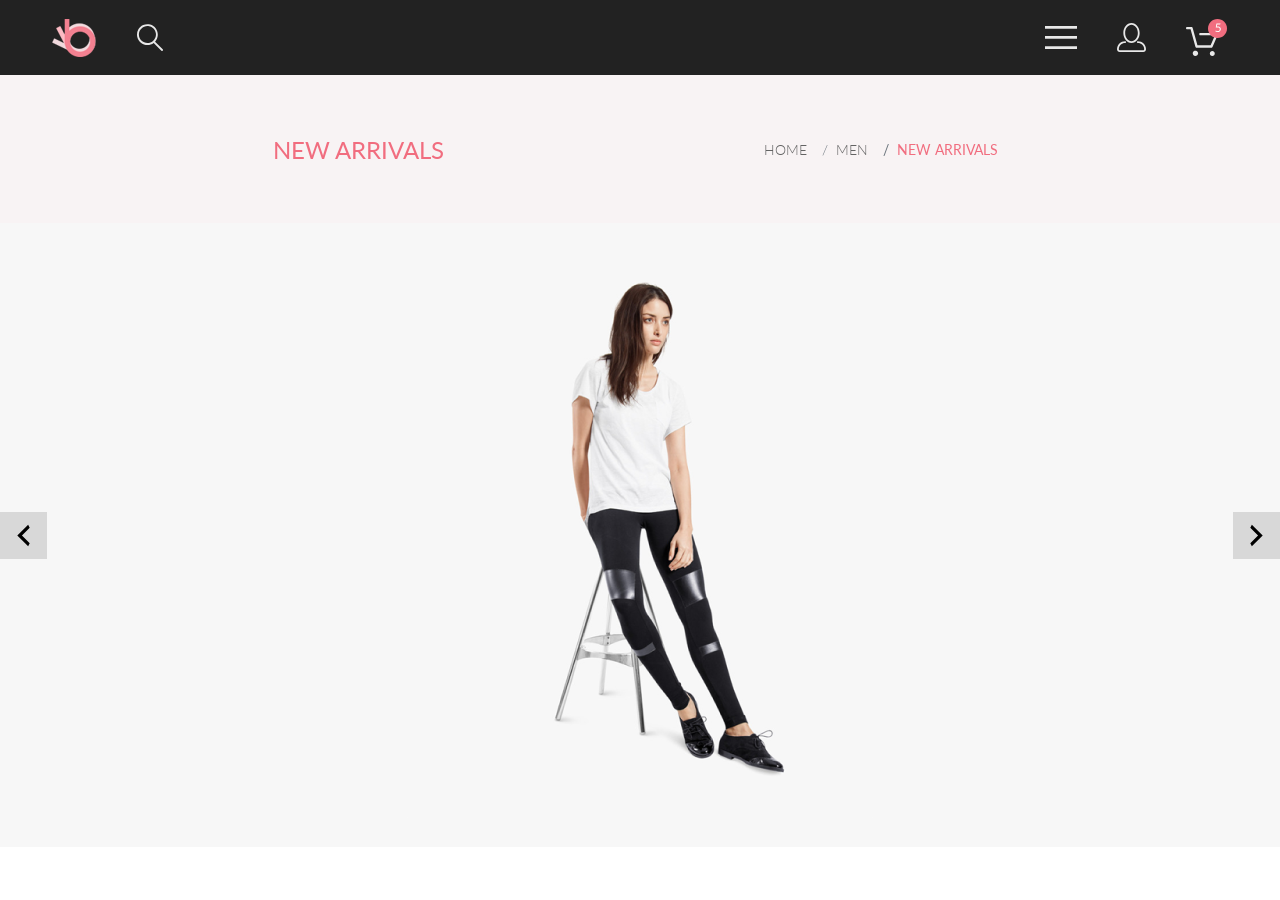
<file: lesson-5/product.html>
<!DOCTYPE html>
<html lang="en">
<head>
    <meta charset="UTF-8">
    <meta http-equiv="X-UA-Compatible" content="IE=edge">
    <meta name="viewport" content="width=device-width, initial-scale=1.0">
    <title>Catalog</title>
    <link rel="stylesheet" href="style.css">
    <link rel="preconnect" href="https://fonts.googleapis.com">
    <link rel="preconnect" href="https://fonts.gstatic.com" crossorigin>
    <link href="https://fonts.googleapis.com/css2?family=Lato&display=swap" rel="stylesheet">
    <link rel="preconnect" href="https://fonts.googleapis.com">
    <link rel="preconnect" href="https://fonts.gstatic.com" crossorigin>
    <link href="https://fonts.googleapis.com/css2?family=Lato:wght@300;400&display=swap" rel="stylesheet">
</head>
<body>
    <header>
        <nav>
            <ul class="nav__list">
                <li class="nav__left">
                    <div class="nav__item"><img src="images/Logo.svg" alt="Logo"></div>
                    <div class="nav__item"><img src="images/Search.svg" alt="Search"></div>
                </li>
                <li class="nav__right">
                    <div class="nav__item"><img src="images/Menu.svg" alt="nav"></div>
                    <div class="nav__item"><img src="images/Personal.svg" alt="Personal"></div>
                    <div class="nav__item"><img src="images/Basket.svg" alt="Basket"></div>   
                </li>
            </ul>
        </nav>
        <div class="breadcrump__block">
            <div class="container breadcrump__block">
                <div class="breadcrump__heading">New arrivals</div>
                <div class="breadcrumb">
                    <a class="breadcrumb-item" href="#">home</a>
                    <a class="breadcrumb-item" href="#">men</a>
                    <div class="breadcrumb-item breadcrumb-item_active">New arrivals</div>
                </div>  
            </div>
        </div>
    </header>
    <div class="slider">
        <div class="left_arrow"></div>
        <img class="slider_image" src="images/slider__image.png" alt="slider__image">
        <div class="right_arrow"></div>
</body>
</html>
</file>
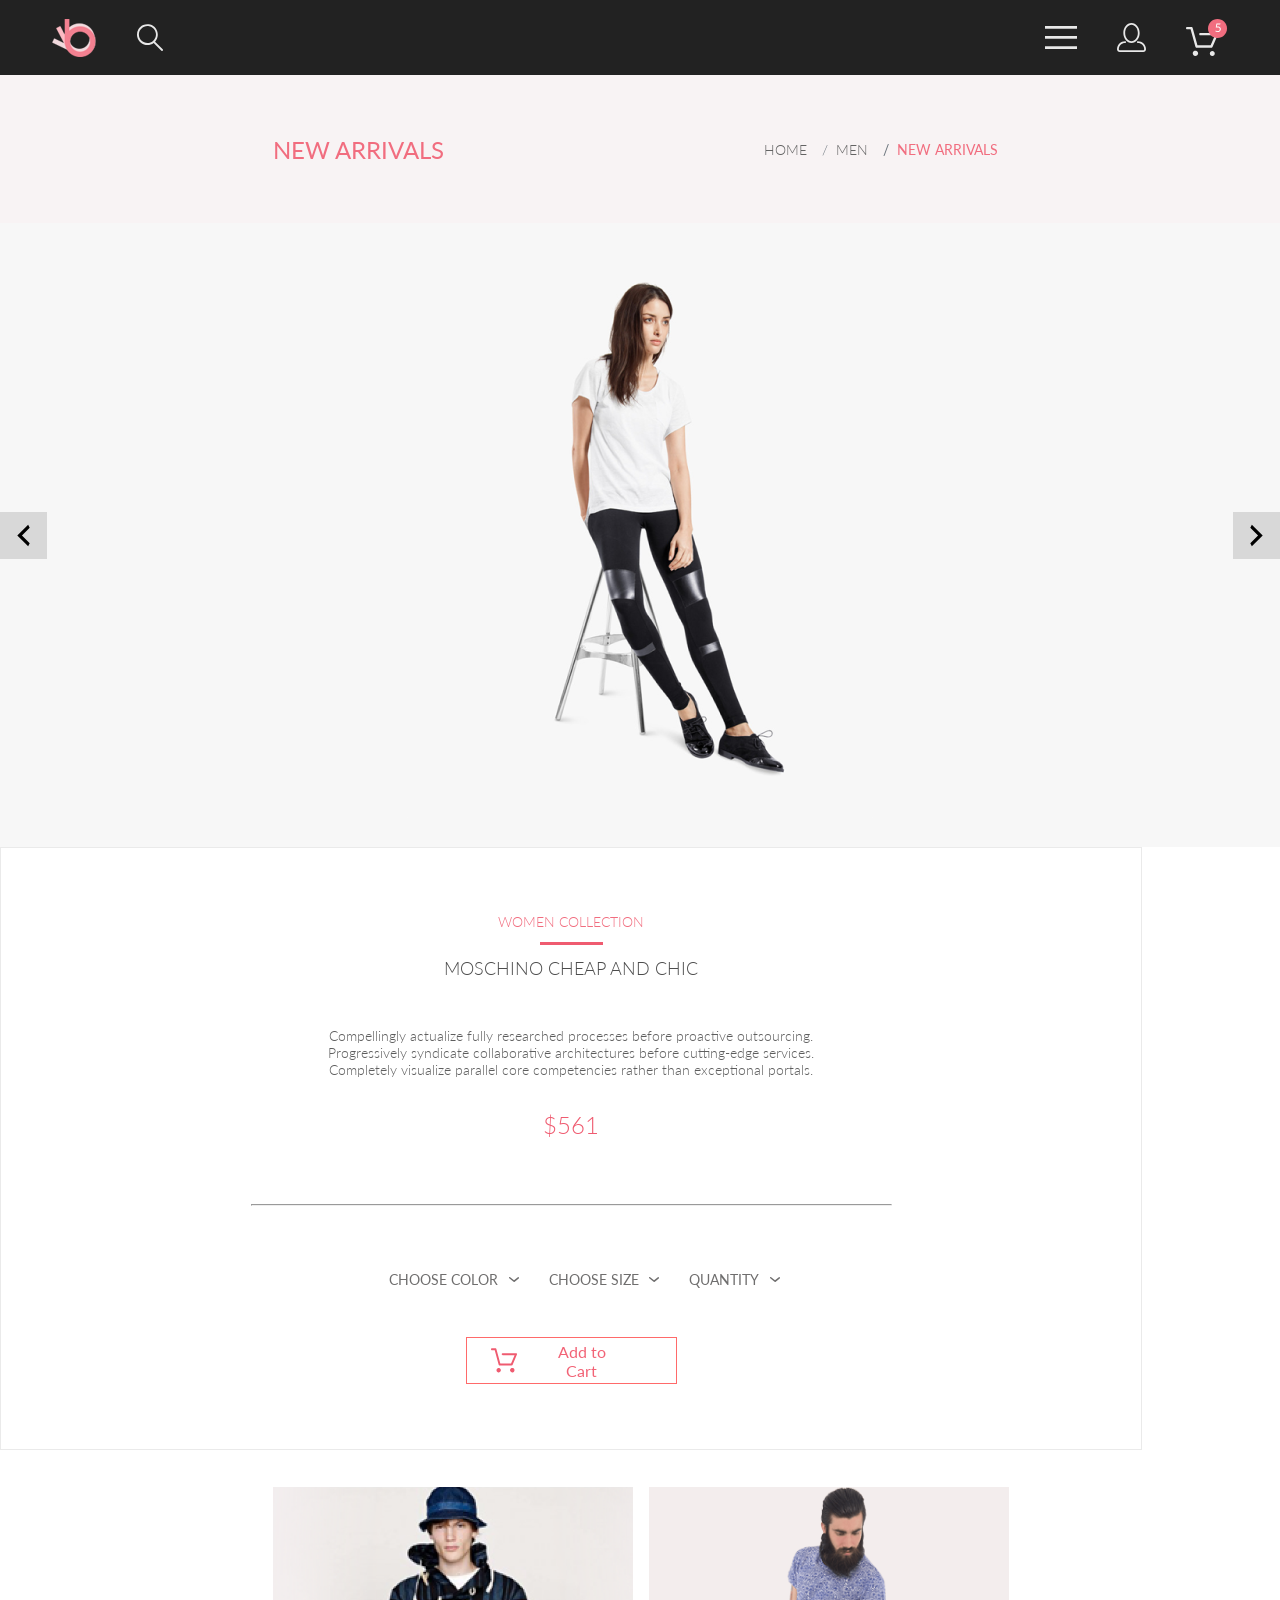
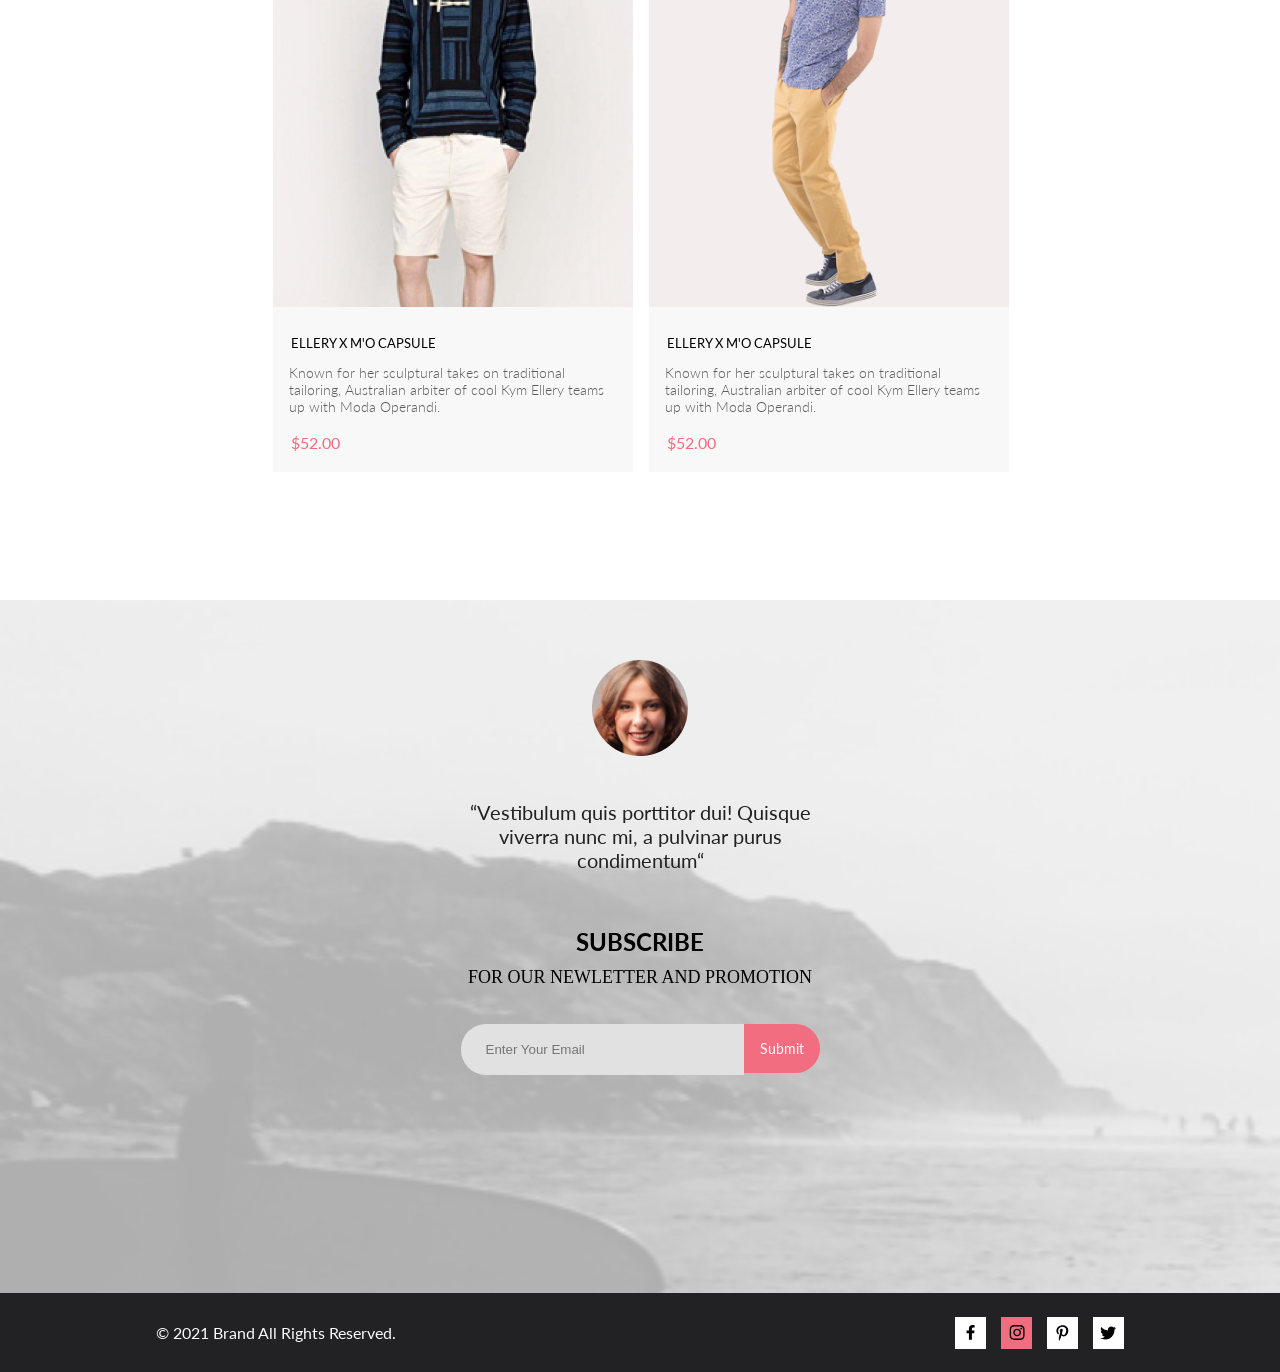
<file: lesson-6/product.html>
<!DOCTYPE html>
<html lang="en">
<head>
    <meta charset="UTF-8">
    <meta http-equiv="X-UA-Compatible" content="IE=edge">
    <meta name="viewport" content="width=device-width, initial-scale=1.0">
    <title>Catalog</title>
    <link rel="stylesheet" href="style.css">
    <link rel="preconnect" href="https://fonts.googleapis.com">
    <link rel="preconnect" href="https://fonts.gstatic.com" crossorigin>
    <link href="https://fonts.googleapis.com/css2?family=Lato&display=swap" rel="stylesheet">
    <link rel="preconnect" href="https://fonts.googleapis.com">
    <link rel="preconnect" href="https://fonts.gstatic.com" crossorigin>
    <link href="https://fonts.googleapis.com/css2?family=Lato:wght@300;400&display=swap" rel="stylesheet">
</head>
<body>
    <header>
        <nav>
            <ul class="nav__list">
                <li class="nav__left">
                    <div class="nav__item"><img src="images/Logo.svg" alt="Logo"></div>
                    <div class="nav__item"><img src="images/Search.svg" alt="Search"></div>
                </li>
                <li class="nav__right">
                    <div class="nav__item"><img src="images/Menu.svg" alt="nav"></div>
                    <div class="nav__item"><img src="images/Personal.svg" alt="Personal"></div>
                    <div class="nav__item"><img src="images/Basket.svg" alt="Basket"></div>   
                </li>
            </ul>
        </nav>
        <div class="breadcrump__block">
            <div class="container breadcrump__block">
                <div class="breadcrump__heading">New arrivals</div>
                <div class="breadcrumb">
                    <a class="breadcrumb-item" href="#">home</a>
                    <a class="breadcrumb-item" href="#">men</a>
                    <div class="breadcrumb-item breadcrumb-item_active">New arrivals</div>
                </div>  
            </div>
        </div>
    </header>
        <div class="slider">
            <div class="left_arrow"></div>
            <img class="slider_image" src="images/slider__image.png" alt="slider__image">
            <div class="right_arrow"></div>
        
            <div class="card-box">
                <div class="card">
                    <div class="card-collection">WOMEN COLLECTION</div>
                    <div class="card-line"></div>
                    <div class="card-brand">MOSCHINO CHEAP AND CHIC</div>
                    <div class="card-discription">Compellingly actualize fully researched processes before proactive outsourcing. Progressively syndicate collaborative architectures before cutting-edge services. Completely visualize parallel core competencies rather than exceptional portals.</div>
                    <div class="card-price">$561</div>
                    <hr>
                    <div class="filter_right card-filter">
                        <div class="filter_right_text">CHOOSE COLOR</div>
                        <img src="images/vector_filter.svg" alt="filter">
                        <div class="filter_right_text">CHOOSE SIZE</div>
                        <img src="images/vector_filter.svg" alt="filter">
                        <div class="filter_right_text">QUANTITY</div>
                        <img src="images/vector_filter.svg" alt="filter">
                    </div>
                    <button class="card-button">
                        <img src="images/cart.svg" alt="cart">
                        <div class="button-text">Add to Cart</div>
                    </button>
                </div>
            </div>
        </div>
        <div class="container main__list card-none">
            <div class="main__card card-none-2">
                <img src="images/main_hats.png" alt="main_bags">
                <div class="main__card_header">Ellery x M'O capsule</div>
                <div class="main__card_description">Known for her sculptural takes on traditional tailoring, Australian arbiter of cool Kym Ellery teams up with Moda Operandi.</div>
                <div class="item_description main__card_price">$52.00</div>
            </div>
            <div class="main__card">
                <img src="images/main_boots.png" alt="main_bags">
                <div class="main__card_header">Ellery x M'O capsule</div>
                <div class="main__card_description">Known for her sculptural takes on traditional tailoring, Australian arbiter of cool Kym Ellery teams up with Moda Operandi.</div>
                <div class="item_description main__card_price">$52.00</div>
            </div>
            <div class="main__card card-none-1">
                <img src="images/main_glasses.png" alt="main_bags">
                <div class="main__card_header">Ellery x M'O capsule</div>
                <div class="main__card_description">Known for her sculptural takes on traditional tailoring, Australian arbiter of cool Kym Ellery teams up with Moda Operandi.</div>
                <div class="item_description main__card_price">$52.00</div>
            </div>
        </div>
    <div class="subscribes_back margin-card">
        <div class="subscribes">
            <div class="subscribes__reveiw">
                <img src="images/subscribe_reviewer.png" alt="subscribes__reveiwer">
                <div class="subscribes_quote">“Vestibulum quis porttitor dui! Quisque viverra nunc mi, a pulvinar purus condimentum“</div>
            </div>
            <div class="subscribe_us">
                <div class="subscribes_heading">SUBSCRIBE</div>
                <div class="subscribes_explanation">FOR OUR NEWLETTER AND PROMOTION</div>
                <div class="subscribe_block">
                    <form action="" id="form_subscribe">
                        <input type="email" class="subscribe__form_email" placeholder="Enter Your Email"></input>
                    </form>
                    <button class="subscribe__form_button" type="submit" form="form_subscribe" value="Submit">Submit</button>

                </div>                
            </div>
        </div>
    </div>
    <footer>
        <div class="footer__copy">&copy; 2021  Brand  All Rights Reserved.</div>
        <div class="footer__links">
            <div class="footer__icons">
                <img src="images/icons_facebook.svg" alt="icons_facebook">
            </div>
            <div class="footer__icons" style="background-color: #F16D7F">
                <img src="images/icons_instagram.svg" alt="icons_instagram">
            </div>
            <div class="footer__icons">
                <img src="images/icons_pinterest.svg" alt="icons_pinterest">
            </div>
            <div class="footer__icons">
                <img src="images/icons_twitter.svg" alt="icons_twitter">
            </div>
       </div>
    </footer>
</body>
</html>
</file>
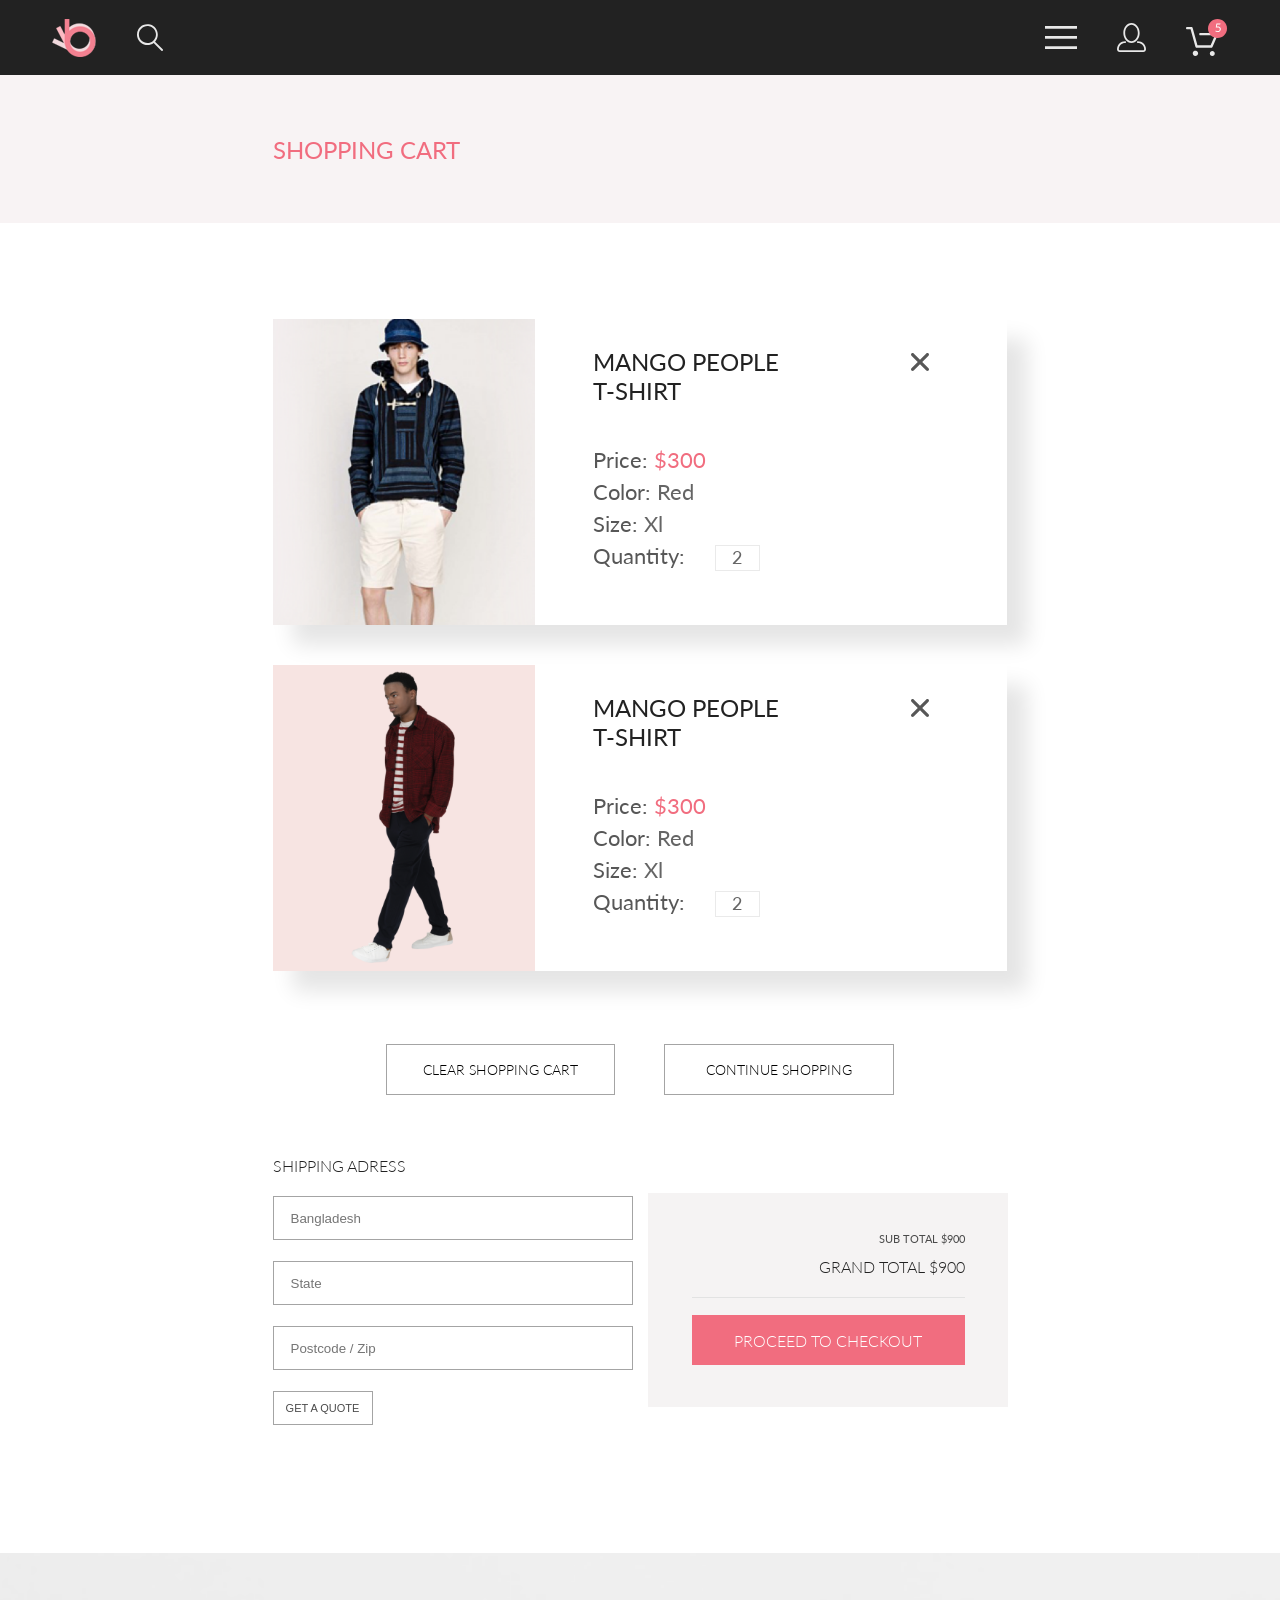
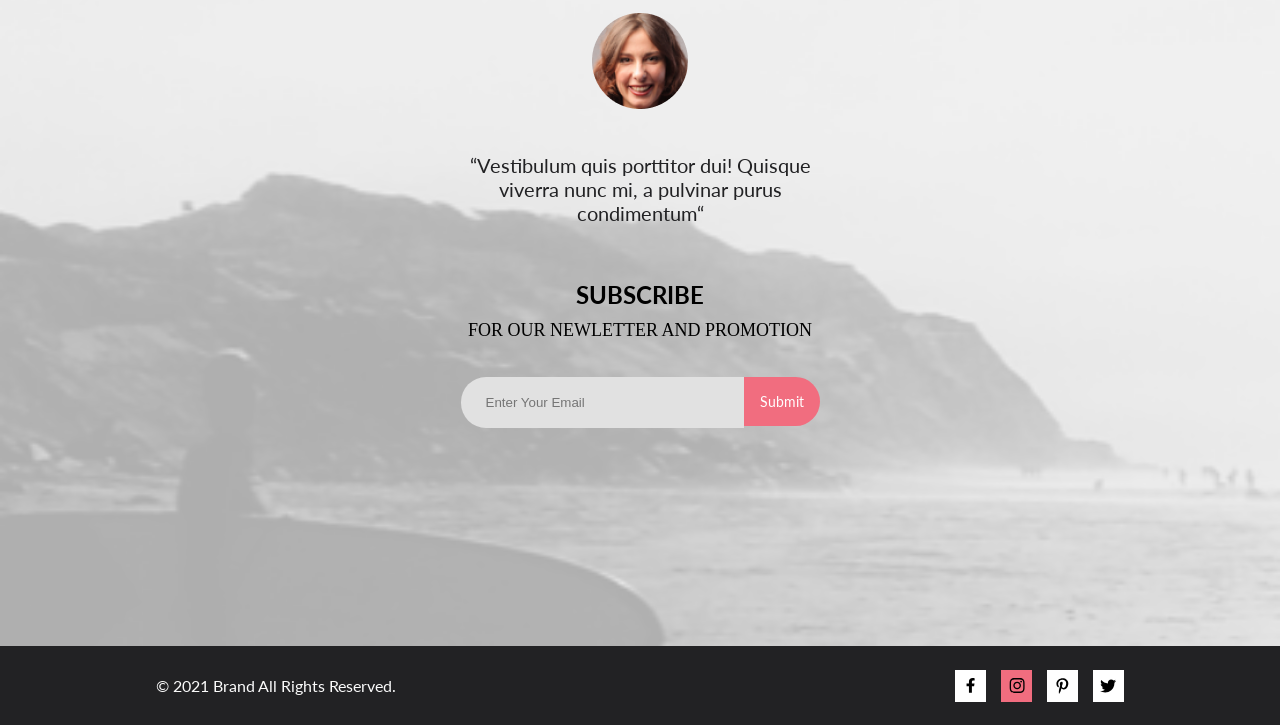
<file: lesson-7/cart.html>
<!DOCTYPE html>
<html lang="en">
<head>
    <meta charset="UTF-8">
    <meta http-equiv="X-UA-Compatible" content="IE=edge">
    <meta name="viewport" content="width=device-width, initial-scale=1.0">
    <title>Cart</title>
    <link rel="stylesheet" href="style.css">
    <link rel="preconnect" href="https://fonts.googleapis.com">
    <link rel="preconnect" href="https://fonts.gstatic.com" crossorigin>
    <link href="https://fonts.googleapis.com/css2?family=Lato&display=swap" rel="stylesheet">
    <link rel="preconnect" href="https://fonts.googleapis.com">
    <link rel="preconnect" href="https://fonts.gstatic.com" crossorigin>
    <link href="https://fonts.googleapis.com/css2?family=Lato:wght@300;400&display=swap" rel="stylesheet">
</head>
<body>
    <header>
        <nav>
            <ul class="nav__list">
                <li class="nav__left">
                    <div class="nav__item"><img src="images/Logo.svg" alt="Logo"></div>
                    <div class="nav__item"><img src="images/Search.svg" alt="Search"></div>
                </li>
                <li class="nav__right">
                    <div class="nav__item"><img src="images/Menu.svg" alt="nav"></div>
                    <div class="nav__item"><img src="images/Personal.svg" alt="Personal"></div>
                    <div class="nav__item"><img src="images/Basket.svg" alt="Basket"></div>   
                </li>
            </ul>
        </nav>
        <div class="breadcrump__block">
            <div class="container breadcrump__block cart-top">
                <div class="breadcrump__heading cart-top">SHOPPING CART</div>
            </div>
        </div>
    </header>
    <div class="container cart-grid">
        <div class="good-card good-card-first">
            <div class="good-cart-top">
                <div class="good-card-heading">MANGO  PEOPLE  T&#8209;SHIRT</div>
                <div class="cart-delete"><img src="images/cart-delete.svg" alt="cart-delete"></div>
            </div>
            <div class="good-card-property">Price: <span class="good-card-price good-card-value">$300</span></div> 
            <div class="good-card-property">Color: <span class="good-card-value">Red</span></div> 
            <div class="good-card-property">Size: <span class="good-card-value">Xl</span></div>
            <div class="good-card-property">Quantity:	<span class="good-card-quantify good-card-value">2</span></div> 
        </div>
        <div class="good-card good-card-second">
            <div class="good-cart-top">
                <div class="good-card-heading">MANGO  PEOPLE  T&#8209;SHIRT</div>
                <div class="cart-delete"><img src="images/cart-delete.svg" alt="cart-delete"></div>
            </div>
            <div class="good-card-property">Price: <span class="good-card-price good-card-value">$300</span></div> 
            <div class="good-card-property">Color: <span class="good-card-value">Red</span></div> 
            <div class="good-card-property">Size: <span class="good-card-value">Xl</span></div>
            <div class="good-card-property">Quantity:	<span class="good-card-quantify good-card-value">2</span></div> 
        </div>
        <form action="/people" class="shipping-address-form">
            <div class="heading-form subscribe__form_email">SHIPPING ADRESS</div>
            <input class="input-address-form subscribe__form_email input-city-form" type="text" placeholder="Bangladesh">
            <input class="input-address-form subscribe__form_email" type="text" placeholder="State">
            <input class="input-address-form subscribe__form_email" type="text" placeholder="Postcode / Zip">
            <button class="input-address-form button-address-form subscribe__form_email">Get a quote</button>
        </form>
        <div class="purchase-cost">
            <div class="sub-total">SUB TOTAL         $900</div>
            <div class="grand-total">GRAND TOTAL      $900</div>
            <hr class="purchase-rule">
            <div class="buy-button">PROCEED TO CHECKOUT</div>
        </div>    
        <div class="cart-function">
            <div class="cart-function-button cart-function-button-margin">CLEAR SHOPPING CART</div>
            <div class="cart-function-button">CONTINUE SHOPPING</div>
        </div>
    </div>
    <div class="subscribes_back margin-card">
        <div class="subscribes">
            <div class="subscribes__reveiw">
                <img src="images/subscribe_reviewer.png" alt="subscribes__reveiwer">
                <div class="subscribes_quote">“Vestibulum quis porttitor dui! Quisque viverra nunc mi, a pulvinar purus condimentum“</div>
            </div>
            <div class="subscribe_us">
                <div class="subscribes_heading">SUBSCRIBE</div>
                <div class="subscribes_explanation">FOR OUR NEWLETTER AND PROMOTION</div>
                <div class="subscribe_block">
                    <form action="" id="form_subscribe">
                        <input type="email" class="subscribe__form_email" placeholder="Enter Your Email"></input>
                    </form>
                    <button class="subscribe__form_button" type="submit" form="form_subscribe" value="Submit">Submit</button>

                </div>                
            </div>
        </div>
    </div>
    <footer>
        <div class="footer__copy">&copy; 2021  Brand  All Rights Reserved.</div>
        <div class="footer__links">
            <div class="footer__icons">
                <img src="images/icons_facebook.svg" alt="icons_facebook">
            </div>
            <div class="footer__icons" style="background-color: #F16D7F">
                <img src="images/icons_instagram.svg" alt="icons_instagram">
            </div>
            <div class="footer__icons">
                <img src="images/icons_pinterest.svg" alt="icons_pinterest">
            </div>
            <div class="footer__icons">
                <img src="images/icons_twitter.svg" alt="icons_twitter">
            </div>
       </div>
    </footer>
</body>
</html>
</file>
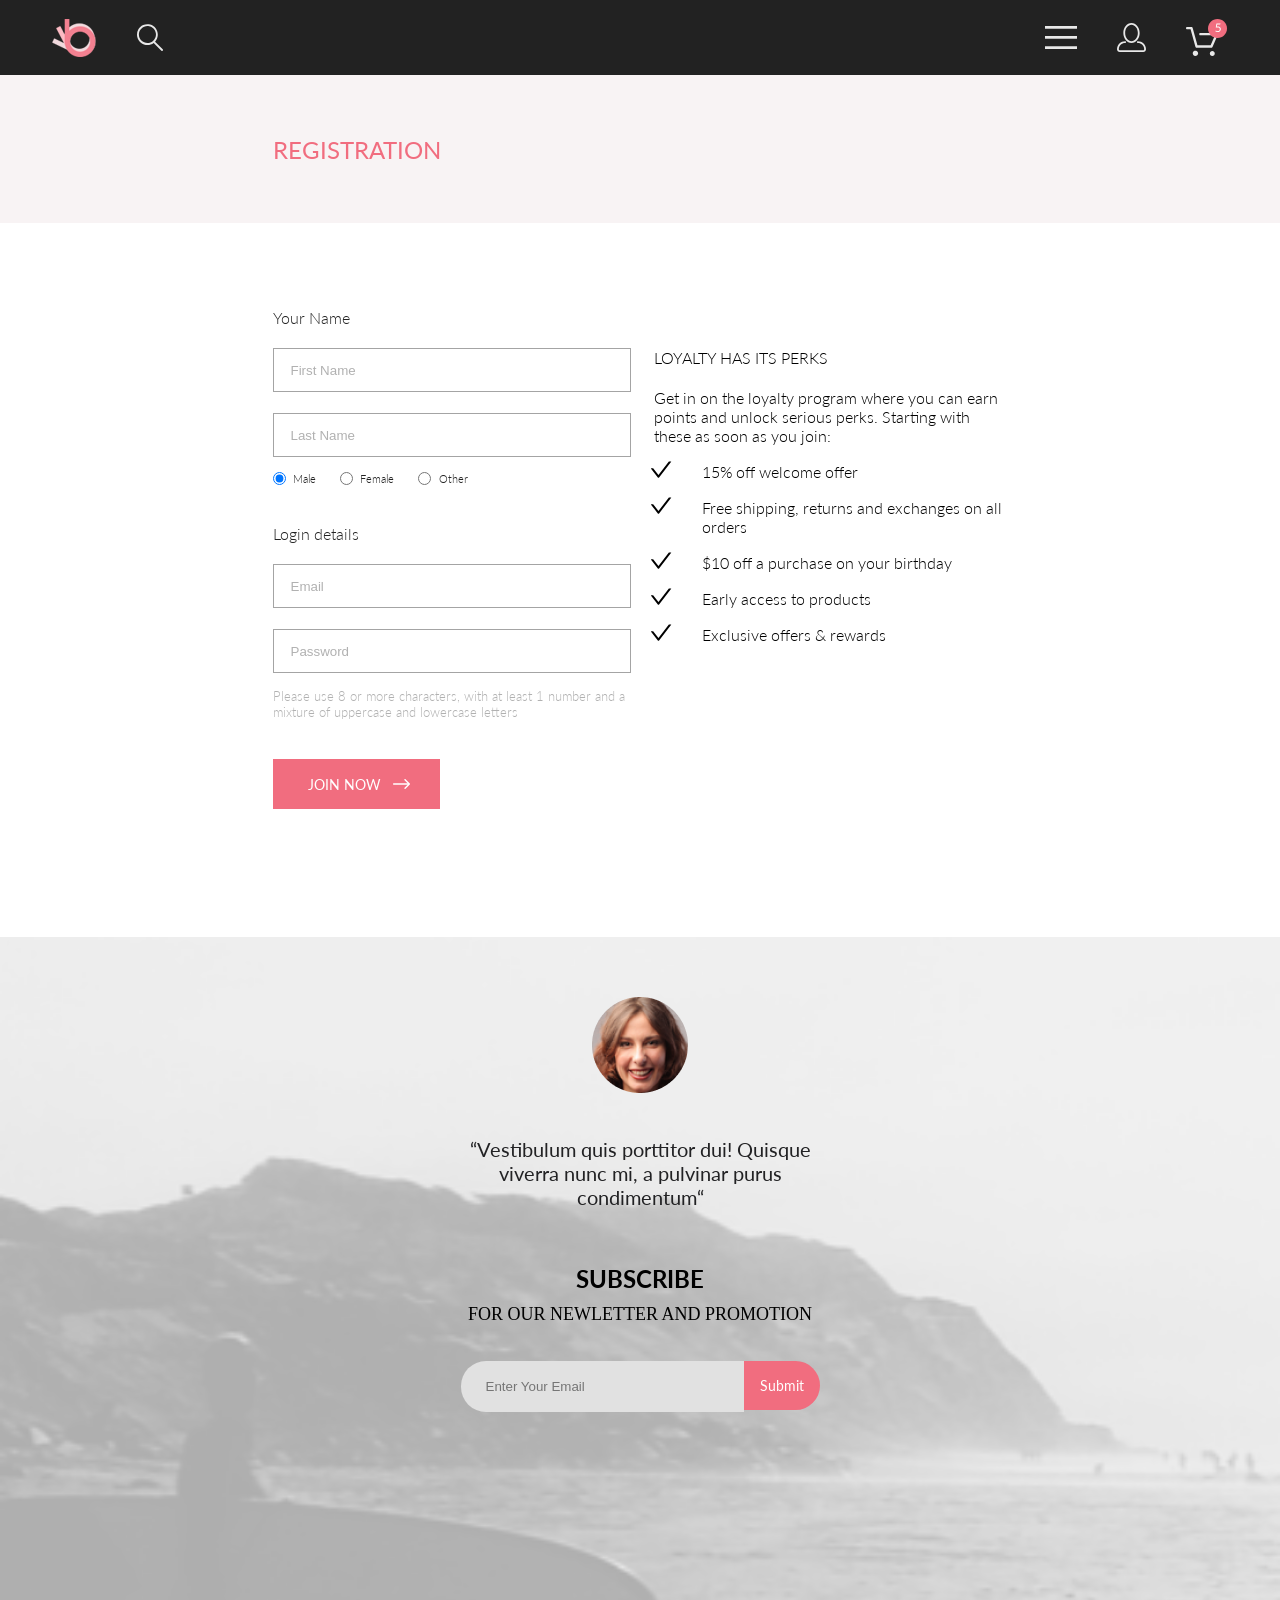
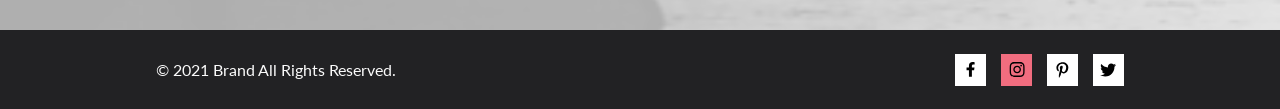
<file: lesson-8/cart.html>
<!DOCTYPE html>
<html lang="en">
<head>
    <meta charset="UTF-8">
    <meta http-equiv="X-UA-Compatible" content="IE=edge">
    <meta name="viewport" content="width=device-width, initial-scale=1.0">
    <title>Cart</title>
    <link rel="stylesheet" href="style.css">
    <link rel="preconnect" href="https://fonts.googleapis.com">
    <link rel="preconnect" href="https://fonts.gstatic.com" crossorigin>
    <link href="https://fonts.googleapis.com/css2?family=Lato&display=swap" rel="stylesheet">
    <link rel="preconnect" href="https://fonts.googleapis.com">
    <link rel="preconnect" href="https://fonts.gstatic.com" crossorigin>
    <link href="https://fonts.googleapis.com/css2?family=Lato:wght@300;400&display=swap" rel="stylesheet">
</head>
<body>
    <header>
        <nav>
            <ul class="nav__list">
                <li class="nav__left">
                    <div class="nav__item"><img src="images/Logo.svg" alt="Logo"></div>
                    <div class="nav__item"><img src="images/Search.svg" alt="Search"></div>
                </li>
                <li class="nav__right">
                    <div class="nav__item"><img src="images/Menu.svg" alt="nav"></div>
                    <div class="nav__item"><img src="images/Personal.svg" alt="Personal"></div>
                    <div class="nav__item"><img src="images/Basket.svg" alt="Basket"></div>   
                </li>
            </ul>
        </nav>
        <div class="breadcrump__block">
            <div class="container breadcrump__block cart-top">
                <div class="breadcrump__heading cart-top">REGISTRATION</div>
            </div>
        </div>
    </header>
    <div class="container registration-block">
    <form action="/people" class="shipping-address-form registration-form">
        <div class="heading-form subscribe__form_email">Your Name</div>
        <input class="input-address-form subscribe__form_email" type="text" placeholder="First Name">
        <input class="input-address-form subscribe__form_email" type="text" placeholder="Last Name">
        <div class="gender">
            <input type="radio" id="gender" class="no-margin-left" name="gender" value="male" checked>
            <label for="gender">Male</label>
            <input type="radio" id="gender" name="gender" value="female">
            <label for="gender">Female</label>
            <input type="radio" id="gender" name="gender" value="other">
            <label for="gender">Other</label>
        </div>
        <div class="heading-form subscribe__form_email">Login details</div>
        <input class="input-address-form subscribe__form_email" type="email" placeholder="Email">
        <input class="input-address-form subscribe__form_email" type="password" placeholder="Password">
        <div class="subscribe__form_email password-description">Please use 8 or more characters, with at least 1 number and a mixture of uppercase and lowercase letters</div>
        <button class="button-registration">
            <div class="text-button-registration">
                JOIN NOW
            </div>
            <img src="images/button_arrow.svg" alt="#">
        </button>
    </form>

    <div class="advantages-registration">
        <div class="advantages-heading-registration">LOYALTY HAS ITS PERKS</div>
        <div>Get in on the loyalty program where you can earn points and unlock serious perks. Starting with these as soon as you join:</div>
            <ul class="advantages-list">
            <li class="advantages-item">15% off welcome offer</li>
            <li class="advantages-item">Free shipping, returns and exchanges on all orders</li>
            <li class="advantages-item">$10 off a purchase on your birthday</li>
            <li class="advantages-item">Early access to products</li>
            <li class="advantages-item">Exclusive offers & rewards</li>
        </ul>
    </div>
</div>
    <div class="subscribes_back margin-card">
        <div class="subscribes">
            <div class="subscribes__reveiw">
                <img src="images/subscribe_reviewer.png" alt="subscribes__reveiwer">
                <div class="subscribes_quote">“Vestibulum quis porttitor dui! Quisque viverra nunc mi, a pulvinar purus condimentum“</div>
            </div>
            <div class="subscribe_us">
                <div class="subscribes_heading">SUBSCRIBE</div>
                <div class="subscribes_explanation">FOR OUR NEWLETTER AND PROMOTION</div>
                <div class="subscribe_block">
                    <form action="" id="form_subscribe">
                        <input type="email" class="subscribe__form_email" placeholder="Enter Your Email"></input>
                    </form>
                    <button class="subscribe__form_button" type="submit" form="form_subscribe" value="Submit">Submit</button>

                </div>                
            </div>
        </div>
    </div>
    <footer>
        <div class="footer__copy">&copy; 2021  Brand  All Rights Reserved.</div>
        <div class="footer__links">
            <div class="footer__icons">
                <img src="images/icons_facebook.svg" alt="icons_facebook">
            </div>
            <div class="footer__icons" style="background-color: #F16D7F">
                <img src="images/icons_instagram.svg" alt="icons_instagram">
            </div>
            <div class="footer__icons">
                <img src="images/icons_pinterest.svg" alt="icons_pinterest">
            </div>
            <div class="footer__icons">
                <img src="images/icons_twitter.svg" alt="icons_twitter">
            </div>
       </div>
    </footer>
</body>
</html>
</file>
<file: lesson-1/style.css>
* {
    margin: 0 auto;
}

menu {
    padding: 0 231px;
    background-color: #222;
}

.menu__list {
    display: flex;
    justify-content: space-between;
    list-style-type: none;
    height: 75px;
    align-items: center;
    padding: 0;
}

.menu__left {
    margin: 0;
    display: flex;
    justify-content: space-between;
}

.menu__right {
    margin: 0;
    display: flex;
    justify-content: space-between;
}
.menu__item {
    display: flex;
    align-self: center;
    margin: 0 20px;
}

.top {
    height: 764px;
    background-image: url(images/Background_header.png);
    display: flex;
    justify-content: space-between;
}

.top__header {
    border-left: 12px solid #F16D7F;
    text-transform: uppercase;
    font-family: latoregular;
    font-size: 32px;
    line-height: 44px;
    color: #222222;
    margin-top: 290px;
    padding-left: 16px;
}

.small-caps {
    font-size: 150%;
}

article {
    width: 1140px;
    margin-top: 65px;
}

.for_women {
    grid-area: for_women;
    position: relative;
    background-image: url(images/for_women.png);
    background-size: cover;
    height: 260px;
    width: 360px;
}

.for_men {
    grid-area: for_men;
    position: relative;
    background-image: url(images/for_men.png);
    background-size: cover;
    height: 260px;
    width: 360px;
}

.for_kids {
    grid-area: for_kids;
    position: relative;
    background-image: url(images/for_kids.png);
    background-size: cover;
    height: 260px;
    width: 360px;
}

.accesories {
    grid-area: accesories;
    position: relative;
    width: inherit;
    background-image: url(images/accesories.png);
    background-position: center;
    background-size: cover;
    height: 180px;
    width: 1140px;
}

.main__list {
    display: grid;
    grid-template-columns: repeat(3, 1fr);
    grid-template-areas: "for_women for_men for_kids" 
                "accesories accesories accesories";
    grid-gap: 30px;

}

.item__for_women {
    position: absolute;
    margin-left: 103px;
    margin-top: 105px;
}

.item__for_men {
    position: absolute;
    margin-left: 125px;
    margin-top: 105px;
}

.item__for_kids {
    position: absolute;
    margin-left: 123px;
    margin-top: 105px;
}

.item__accesories {
    position: absolute;
    margin-left: 490px;
    margin-top: 65px;
}

.item_description {
    font-family: latoregular;
    font-size: 16px;
    line-height: 19px;
    text-align: center;
    color: #FFFFFF;
}

.item_name {
    font-family: latoregular;
    font-weight: 600;
    font-size: 24px;
    line-height: 29px;
    text-align: center;
    color: #F16D7F;
}

@media (max-width: 1600px) {
    menu {
        padding: 0 32px;
    }

    .top {
        height: 368px;
    }

    .top__image {
        height: 100%;
    }

    .top__header {
        font-size: 24px;
        line-height: 36px;
        margin-top: 138px;
        padding-left: 16px;
    }

    .small-caps {
        font-size: 186%;
    }

    .main__list {
        gap: 20px;
        width: 735px;
    }

    article {
        margin-top: 20px;
        width: 735px;
    }

    .for_women {
        height: 168px;
        width: 232px;
    }
    
    .for_men {
        height: 168px;
        width: 232px;
    }
    
    .for_kids {
        height: 168px;
        width: 232px;
    }

    .accesories {
        height: 116px;
        width: 735px;
    }

    .item__for_women {
        margin-left: 40px;
        margin-top: 59px;
    }
    
    .item__for_men {
        margin-left: 61px;
        margin-top: 59px;
    }
    
    .item__for_kids {
        margin-left: 59px;
        margin-top: 59px;
    }
    
    .item__accesories {
        margin-left: 284px;
        margin-top: 39px;
    }

}

@media (max-width: 768px) {
    menu {
        padding: 0 16px;
    }

    .menu__right {
        margin-right: 10px;
    }

    .menu__right :nth-child(n + 2) {
        display: none;
    }

    .top {
        height: 363px;        
        margin: 0;
    }

    .top__image {
        display: none;

    }

    .top__header {
        font-size: 20px;
        line-height: 30px;
        margin-top: 138px;
        padding-left: 16px;
    }

    .small-caps {
        font-size: 190%;
    }

    .main__list {
        display: flex;
        flex-direction: column;
    }

    .for_women {
        height: 247px;
        width: 343px;
    }
    
    .for_men {
        height: 247px;
        width: 343px;
    }
    
    .for_kids {
        height: 247px;
        width: 343px;
    }

    .accesories {
        width: 343px;
        height: 111px; 
    }

    .item__for_women {
        margin-left: 94px;
        margin-top: 95px;
    }
    
    .item__for_men {
        margin-left: 120px;
        margin-top: 102px;
    }
    
    .item__for_kids {
        margin-left: 112px;
        margin-top: 105px;
    }
    
    .item__accesories {
        margin-left: 88px;
        margin-top: 35px;
    }

}
</file>
<file: lesson-1/fonts/Lato_regular/lato_regular.css>
/*! Generated by Font Squirrel (https://www.fontsquirrel.com) on February 13, 2022 */



@font-face {
    font-family: 'latoblack';
    src: url('lato-black-webfont.woff') format('woff2'),
         url('lato-black-webfont.woff2') format('woff');
    font-weight: normal;
    font-style: normal;

}




@font-face {
    font-family: 'latoregular';
    src: url('lato-black-webfont.woff') format('woff2'),
         url('lato-regular-webfont.woff2') format('woff');
    font-weight: normal;
    font-style: normal;

}
</file>
<file: lesson-1/fonts/Lato_thin/lato_thin.css>
/*! Generated by Font Squirrel (https://www.fontsquirrel.com) on February 13, 2022 */



@font-face {
    font-family: 'latothin';
    src: url('lato-thin-webfont.woff') format('woff2'),
         url('lato-thin-webfont.woff2') format('woff');
    font-weight: normal;
    font-style: normal;

}
</file>
<file: lesson-2/style.css>
* {
    margin: 0 auto;
}

menu {
    padding: 0 231px;
    background-color: #222;
}

.menu__list {
    display: flex;
    justify-content: space-between;
    list-style-type: none;
    height: 75px;
    align-items: center;
    padding: 0;
}

.menu__left {
    margin: 0;
    display: flex;
    justify-content: space-between;
}

.menu__right {
    margin: 0;
    display: flex;
    justify-content: space-between;
}
.menu__item {
    display: flex;
    align-self: center;
    margin: 0 20px;
}

.top {
    height: 764px;
    background-image: url(images/Background_header.png);
    display: flex;
    justify-content: space-between;
}

.top__header {
    border-left: 12px solid #F16D7F;
    text-transform: uppercase;
    font-family: 'Lato', sans-serif;
    font-weight: bold;
    font-size: 32px;
    line-height: 38px;
    color: #222222;
    margin-top: 290px;
    padding-left: 16px;
}

.small-caps {
    font-weight: 900;
    font-size: 48px;
    line-height: 58px;
}

article {
    margin-top: 65px;
}

.for_women {
    grid-area: for_women;
    position: relative;
    background-image: url(images/for_women.png);
    background-size: cover;
    height: 260px;
    width: 360px;
}

.for_men {
    grid-area: for_men;
    position: relative;
    background-image: url(images/for_men.png);
    background-size: cover;
    height: 260px;
    width: 360px;
}

.for_kids {
    grid-area: for_kids;
    position: relative;
    background-image: url(images/for_kids.png);
    background-size: cover;
    height: 260px;
    width: 360px;
}

.accesories {
    grid-area: accesories;
    position: relative;
    width: inherit;
    background-image: url(images/accesories.png);
    background-position: center;
    background-size: cover;
    height: 180px;
    width: 1140px;
}

.item__list {
    display: grid;
    grid-template-columns: repeat(3, 1fr);
    grid-template-areas: "for_women for_men for_kids" 
                "accesories accesories accesories";
    grid-gap: 30px;

}

.item__for_women {
    position: absolute;
    margin-left: 103px;
    margin-top: 105px;
}

.item__for_men {
    position: absolute;
    margin-left: 125px;
    margin-top: 105px;
}

.item__for_kids {
    position: absolute;
    margin-left: 123px;
    margin-top: 105px;
}

.item__accesories {
    position: absolute;
    margin-left: 490px;
    margin-top: 65px;
}

.item_description {
    font-family: 'Lato', sans-serif;
    font-size: 16px;
    line-height: 19px;
    text-align: center;
    color: #FFFFFF;
}

.item_name {
    font-family: 'Lato', sans-serif;
    font-size: 24px;
    line-height: 29px;
    text-align: center;
    color: #F16D7F;
}

main {
    margin-top: 96px;
}

.main__heading {
    font-size: 30px;
    line-height: 36px;
    color: #222222;
    margin-bottom: 6px;
}

.main__paragraph {
    font-size: 14px;
    line-height: 17px;
    color: #9F9F9F;
    margin-bottom: 48px;
}

.main__list {
    display: grid;
    grid-template-columns: repeat(3, 1fr);
    grid-gap: 30px;
    margin-bottom: 49px;
}

.main__card {
    background-color: #F8F8F8;
}

.main__card_header {
    font-family: Lato, sans-serif;
    font-size: 13px;
    line-height: 16px;
    color: #000000;
    margin-top: 25px ;
    margin-left: 18px;
    text-transform: uppercase;
}

.main__card_description {
    font-family: Lato;
    font-weight: 300;
    font-size: 14px;
    line-height: 17px;
    color: #5D5D5D;
    margin: 13px 29px 18px 16px;
}

.main__card_price {
    color: #F16D7F;
    text-align: left;
    margin-bottom: 20px;
    margin-left: 18px;
}

.main__button {
    display: flex;
    align-items: center;
    border: 1px solid #FF6A6A;
    color: #FFFFFF;
    background-color: #F26376;
    width: 211px;
    height: 47px;
    margin-bottom: 100px;
}

.main__button:hover {
    color: #F26376;
    background-color: #E5E5E5;
}

@media (min-width: 1600px) {   
    .container {
        width: 1140px;
    }
}

@media (max-width: 1600px) and (min-width: 768px) {
    .container {
        width: 735px;
    }

    menu {
        padding: 0 32px;
    }

    .top {
        height: 368px;
    }

    .top__image {
        height: 100%;
    }

    .top__header {
        font-size: 24px;
        line-height: 36px;
        margin-top: 138px;
        padding-left: 16px;
    }

    .small-caps {
        font-size: 186%;
    }

    .item__list {
        gap: 20px;
    }

    article {
        margin-top: 20px;
    }

    .for_women {
        height: 168px;
        width: 232px;
    }
    
    .for_men {
        height: 168px;
        width: 232px;
    }
    
    .for_kids {
        height: 168px;
        width: 232px;
    }

    .accesories {
        height: 116px;
        width: 735px;
    }

    .item__for_women {
        margin-left: 40px;
        margin-top: 59px;
    }
    
    .item__for_men {
        margin-left: 61px;
        margin-top: 59px;
    }
    
    .item__for_kids {
        margin-left: 59px;
        margin-top: 59px;
    }
    
    .item__accesories {
        margin-left: 284px;
        margin-top: 39px;
    }

    main {
        margin-top: 155px;
    }

    .main__heading {
        margin-bottom: 3px;
    }
    
    .main__paragraph {
        margin-bottom: 74px;
    }

    .main__list {
        grid-template-columns: repeat(2, 1fr);
        grid-template-rows: repeat(3, 1fr);
        grid-gap: 18px 16px;
        margin-bottom: 33px;
    }
    
    .main__card_header {
        margin-top: 24px ;
    }

    .main__button {
        margin-bottom: 65px;
    }

}

@media (max-width: 768px) {
    .container {
        width: 359px;
    }

    menu {
        padding: 0 16px;
    }

    .menu__right {
        margin-right: 10px;
    }

    .menu__right :nth-child(n + 2) {
        display: none;
    }

    .top {
        height: 363px;        
        margin: 0;
    }

    .top__image {
        display: none;

    }

    .top__header {
        font-size: 20px;
        line-height: 30px;
        margin-top: 138px;
        padding-left: 16px;
    }

    .small-caps {
        font-size: 190%;
    }

    .item__list {
        display: flex;
        flex-direction: column;
    }

    .for_women {
        height: 247px;
        width: 343px;
    }
    
    .for_men {
        height: 247px;
        width: 343px;
    }
    
    .for_kids {
        height: 247px;
        width: 343px;
    }

    .accesories {
        width: 343px;
        height: 111px; 
    }

    .item__for_women {
        margin-left: 94px;
        margin-top: 95px;
    }
    
    .item__for_men {
        margin-left: 120px;
        margin-top: 102px;
    }
    
    .item__for_kids {
        margin-left: 112px;
        margin-top: 105px;
    }
    
    .item__accesories {
        margin-left: 88px;
        margin-top: 35px;
    }

    .main__list {
        display: grid;
        grid-template-columns: 1fr;
        grid-gap: 17px;
        margin-bottom: 41px;
    }

    .main__card_header {
        margin-top: 23px ;
    }
    
    .main__button {
        margin-bottom: 97px;
    }
}
</file>
<file: lesson-4/style.css>
* {
  margin: 0 auto;
}

nav {
  padding: 0 231px;
  background-color: #222;
}

.nav__list {
  display: -webkit-box;
  display: -ms-flexbox;
  display: flex;
  -webkit-box-pack: justify;
      -ms-flex-pack: justify;
          justify-content: space-between;
  list-style-type: none;
  height: 75px;
  -webkit-box-align: center;
      -ms-flex-align: center;
          align-items: center;
  padding: 0;
}

.nav__left {
  margin: 0;
  display: -webkit-box;
  display: -ms-flexbox;
  display: flex;
  -webkit-box-pack: justify;
      -ms-flex-pack: justify;
          justify-content: space-between;
}

.nav__right {
  margin: 0;
  display: -webkit-box;
  display: -ms-flexbox;
  display: flex;
  -webkit-box-pack: justify;
      -ms-flex-pack: justify;
          justify-content: space-between;
}

.nav__item {
  display: -webkit-box;
  display: -ms-flexbox;
  display: flex;
  -ms-flex-item-align: center;
      align-self: center;
  margin: 0 20px;
  position: relative;
}

.cart__products_count {
  position: absolute;
  background: #F16D7F;
  border-radius: 50%;
  width: 20px;
  height: 20px;
  left: 25px;
}

.rightHeader {
  position: relative;
}

.basket {
  position: absolute;
  z-index: 3;
  right: 0;
  top: 37px;
  background: white;
  padding: 10px;
  border: 1px solid #ebebeb;
  border-radius: 3px;
  font-size: 14px;
}

.hidden {
  display: none;
}

@media (min-width: 340px) {
  .basket {
    font-size: 16px;
  }
}

@media (min-width: 552px) {
  .basket {
    width: 500px;
  }
}

.basketRow {
  display: -ms-grid;
  display: grid;
  -ms-grid-columns: (1fr)[4];
      grid-template-columns: repeat(4, 1fr);
  gap: 10px;
  margin-bottom: 10px;
  border-bottom: 1px solid #ebebeb;
  padding-bottom: 10px;
}

.basketHeader {
  font-weight: bold;
}

.basketTotal {
  font-weight: bold;
  text-align: right;
}

.productsCount {
  font-family: Lato;
  font-size: 13px;
  line-height: 19px;
  color: #ffffff;
  text-align: center;
}

.breadcrump__block {
  background-color: #F8F3F4;
  height: 148px;
  display: -webkit-box;
  display: -ms-flexbox;
  display: flex;
  -webkit-box-align: center;
      -ms-flex-align: center;
          align-items: center;
  -webkit-box-pack: justify;
      -ms-flex-pack: justify;
          justify-content: space-between;
}

.breadcrump__heading {
  font-family: Lato;
  font-size: 24px;
  line-height: 29px;
  color: #F16D7F;
  text-transform: uppercase;
  margin: 0;
}

.breadcrumb {
  list-style: none;
  display: -webkit-box;
  display: -ms-flexbox;
  display: flex;
  padding-left: 0px;
  margin: 0;
}

.breadcrumb-item {
  font-family: Lato;
  font-weight: 300;
  font-size: 14px;
  line-height: 17px;
  color: #636363;
  padding: 0 10px 0 5px;
  text-transform: uppercase;
  text-decoration: none;
}

.breadcrumb-item_active {
  font-weight: normal;
  color: #F16D7F;
}

.breadcrumb-item + .breadcrumb-item::before {
  display: inline-block;
  padding-right: 0.5rem;
  color: #6c757d;
  content: "/";
}

.filter {
  display: -webkit-box;
  display: -ms-flexbox;
  display: flex;
  -webkit-box-pack: justify;
      -ms-flex-pack: justify;
          justify-content: space-between;
  width: 670px;
  margin: 51px 0 65px;
}

.filter_left {
  margin: 0;
}

.filter_left .filter_left_text {
  font-family: Lato;
  font-weight: 600;
  font-size: 14px;
  line-height: 17px;
  color: #000000;
  padding-right: 11px;
}

.filter_right {
  margin: 0;
  display: -webkit-box;
  display: -ms-flexbox;
  display: flex;
  -webkit-box-align: center;
      -ms-flex-align: center;
          align-items: center;
}

.filter_right_text {
  display: inline-block;
  font-family: Lato;
  font-size: 14px;
  line-height: 17px;
  color: #6F6E6E;
  padding: 0 10px 0 28px;
}

.top {
  height: 764px;
  background-image: url(images/Background_header.png);
  display: -webkit-box;
  display: -ms-flexbox;
  display: flex;
  -webkit-box-pack: justify;
      -ms-flex-pack: justify;
          justify-content: space-between;
}

.top__header {
  border-left: 12px solid #F16D7F;
  text-transform: uppercase;
  font-family: 'Lato', sans-serif;
  font-size: 32px;
  line-height: 44px;
  color: #222222;
  margin-top: 290px;
  padding-left: 16px;
}

.small-caps {
  font-size: 150%;
}

article {
  margin-top: 65px;
}

.featuredImgDark {
  position: absolute;
  height: 100%;
  top: 0px;
  width: 100%;
  background-color: #222222;
  opacity: 0.5;
  display: none;
  padding-top: calc(80%);
}

.card-button {
  width: 211px;
  height: 47px;
  border: 1px solid #FF6A6A;
  background: none;
  font-family: Lato;
  font-weight: 400;
  font-size: 16px;
  line-height: 19px;
  color: #F26376;
  display: -webkit-box;
  display: -ms-flexbox;
  display: flex;
  -webkit-box-align: center;
      -ms-flex-align: center;
          align-items: center;
  -webkit-box-pack: center;
      -ms-flex-pack: center;
          justify-content: center;
  padding-left: 24px;
  padding-right: 33px;
  margin-bottom: 65px;
  display: flex;
}

.button-text {
  margin-left: 13px;
}

.for_women {
  -ms-grid-row: 1;
  -ms-grid-column: 1;
  grid-area: for_women;
  position: relative;
  background-image: url(images/for_women.png);
  background-size: cover;
  height: 260px;
  width: 360px;
}

.for_men {
  -ms-grid-row: 1;
  -ms-grid-column: 2;
  grid-area: for_men;
  position: relative;
  background-image: url(images/for_men.png);
  background-size: cover;
  height: 260px;
  width: 360px;
}

.for_kids {
  -ms-grid-row: 1;
  -ms-grid-column: 3;
  grid-area: for_kids;
  position: relative;
  background-image: url(images/for_kids.png);
  background-size: cover;
  height: 260px;
  width: 360px;
}

.accesories {
  -ms-grid-row: 2;
  -ms-grid-column: 1;
  -ms-grid-column-span: 3;
  grid-area: accesories;
  position: relative;
  width: inherit;
  background-image: url(images/accesories.png);
  background-position: center;
  background-size: cover;
  height: 180px;
  width: 1140px;
}

.item__list {
  display: -ms-grid;
  display: grid;
  -ms-grid-columns: (1fr)[3];
      grid-template-columns: repeat(3, 1fr);
  -ms-grid-rows: auto;
      grid-template-rows: auto;
      grid-template-areas: "for_women for_men for_kids" "accesories accesories accesories";
  grid-gap: 30px;
}

.item__for_women {
  position: absolute;
  margin-left: 103px;
  margin-top: 105px;
}

.item__for_men {
  position: absolute;
  margin-left: 125px;
  margin-top: 105px;
}

.item__for_kids {
  position: absolute;
  margin-left: 123px;
  margin-top: 105px;
}

.item__accesories {
  position: absolute;
  margin-left: 490px;
  margin-top: 65px;
}

.item_description {
  font-family: 'Lato', sans-serif;
  font-size: 16px;
  line-height: 19px;
  text-align: center;
  color: #FFFFFF;
}

.item_name {
  font-family: 'Lato', sans-serif;
  font-size: 24px;
  line-height: 29px;
  text-align: center;
  color: #F16D7F;
}

main {
  margin-top: 96px;
}

.main__heading {
  font-size: 30px;
  line-height: 36px;
  color: #222222;
  margin-bottom: 6px;
}

.main__paragraph {
  font-size: 14px;
  line-height: 17px;
  color: #9F9F9F;
  margin-bottom: 48px;
}

.main__list {
  display: -ms-grid;
  display: grid;
  -ms-grid-columns: (1fr)[3];
      grid-template-columns: repeat(3, 1fr);
  grid-gap: 30px;
  margin-bottom: 49px;
}

.main__card {
  background-color: #F8F8F8;
  position: relative;
}

.main__card_header {
  font-family: Lato, sans-serif;
  font-size: 13px;
  line-height: 16px;
  color: #000000;
  margin-top: 25px;
  margin-left: 18px;
  text-transform: uppercase;
}

.main__card_description {
  font-family: Lato;
  font-weight: 300;
  font-size: 14px;
  line-height: 17px;
  color: #5D5D5D;
  margin: 13px 29px 18px 16px;
}

.main__card_price {
  color: #F16D7F;
  text-align: left;
  margin-bottom: 20px;
  margin-left: 18px;
}

.main__button {
  display: -webkit-box;
  display: -ms-flexbox;
  display: flex;
  -webkit-box-align: center;
      -ms-flex-align: center;
          align-items: center;
  border: 1px solid #FF6A6A;
  color: #FFFFFF;
  background-color: #F26376;
  width: 211px;
  height: 47px;
  margin-bottom: 100px;
  font-family: Lato;
  font-size: 16px;
  line-height: 19px;
}

.main__button:hover {
  color: #F26376;
  background-color: #E5E5E5;
}

.pagination {
  width: 284px;
  height: 43px;
  border: 1px solid #EBEBEB;
  border-radius: 3px;
  display: -webkit-box;
  display: -ms-flexbox;
  display: flex;
  -webkit-box-align: center;
      -ms-flex-align: center;
          align-items: center;
  margin-bottom: 96px;
  padding: 0 15px;
}

.page {
  text-decoration: none;
  font-family: Lato;
  font-weight: 300;
  font-size: 16px;
  line-height: 19px;
  color: #EBEBEB;
}

.advantages_back {
  background-color: #222224;
}

.advantages {
  display: -ms-grid;
  display: grid;
  -ms-grid-columns: (1fr)[3];
      grid-template-columns: repeat(3, 1fr);
  gap: 30px;
  text-align: center;
  color: #FBFBFB;
  font-family: Lato;
  padding-top: 103px;
  padding-bottom: 104px;
}

.advantages .advantages__delivery {
  display: -webkit-box;
  display: -ms-flexbox;
  display: flex;
  -webkit-box-orient: vertical;
  -webkit-box-direction: normal;
      -ms-flex-direction: column;
          flex-direction: column;
  -webkit-box-pack: justify;
      -ms-flex-pack: justify;
          justify-content: space-between;
  padding-left: 22px;
  padding-right: 22px;
}

.advantages .advantages_heading {
  margin-top: 28px;
  margin-bottom: 16px;
  font-size: 20px;
  line-height: 24px;
}

.advantages .advantages_explanation {
  font-weight: 300;
  font-size: 14px;
  line-height: 17px;
}

.subscribes_back {
  background-image: url(images/subscribe_back.png);
}

.subscribes {
  background: rgba(244, 244, 244, 0.7);
  display: -webkit-box;
  display: -ms-flexbox;
  display: flex;
  -webkit-box-align: center;
      -ms-flex-align: center;
          align-items: center;
  text-align: center;
  height: 448px;
  -webkit-box-pack: justify;
      -ms-flex-pack: justify;
          justify-content: space-between;
}

.subscribes .subscribes__reveiw {
  width: 359px;
}

.subscribes .subscribes__reveiw .subscribes_quote {
  margin-top: 40px;
  font-family: Lato;
  font-size: 20px;
  line-height: 24px;
  color: #222224;
}

.subscribes .subscribe_us {
  width: 359px;
}

.subscribes .subscribe_us .subscribes_heading {
  font-family: Lato;
  font-size: 24px;
  font-weight: 700;
  line-height: 40px;
}

.subscribes .subscribe_us .subscribes_explanation {
  font-size: 18px;
  font-weight: 400;
  line-height: 30px;
  margin-bottom: 32px;
}

.subscribes .subscribe_us .subscribe_block {
  display: -webkit-box;
  display: -ms-flexbox;
  display: flex;
}

.subscribes .subscribe_us .subscribe_block .subscribe__form_email {
  width: 256px;
  height: 49px;
  background-color: #E1E1E1;
  border: none;
  border-radius: 25px 0 0 25px;
  padding-left: 25px;
}

.subscribes .subscribe_us .subscribe_block .subscribe__form_button {
  width: 100px;
  height: 49px;
  background-color: #F16D7F;
  border: none;
  border-radius: 0 25px 25px 0;
  font-family: Lato;
  font-size: 14px;
  line-height: 17px;
  text-align: center;
  color: #FFFFFF;
}

footer {
  background-color: #222224;
  height: 79px;
  display: -webkit-box;
  display: -ms-flexbox;
  display: flex;
  -webkit-box-pack: justify;
      -ms-flex-pack: justify;
          justify-content: space-between;
  -webkit-box-align: center;
      -ms-flex-align: center;
          align-items: center;
}

footer .footer__copy {
  font-family: Lato;
  font-size: 16px;
  line-height: 19px;
  color: #FBFBFB;
  padding-right: 233px;
}

footer .footer__links {
  display: -webkit-box;
  display: -ms-flexbox;
  display: flex;
}

footer .footer__icons {
  display: -webkit-box;
  display: -ms-flexbox;
  display: flex;
  -webkit-box-align: center;
      -ms-flex-align: center;
          align-items: center;
  width: 31px;
  height: 32px;
  background-color: #FFFFFF;
  margin-left: 15px;
}

@media (min-width: 1600px) {
  .container {
    width: 1140px;
  }
}

@media (max-width: 1600px) and (min-width: 768px) {
  .container {
    width: 735px;
  }
  nav {
    padding: 0 32px;
  }
  .filter {
    width: 735px;
    margin: 24px 0 40px;
  }
  .top {
    height: 368px;
  }
  .top__image {
    height: 100%;
  }
  .top__header {
    font-size: 24px;
    line-height: 36px;
    margin-top: 138px;
    padding-left: 16px;
  }
  .small-caps {
    font-size: 186%;
  }
  .item__list {
    gap: 20px;
  }
  article {
    margin-top: 20px;
  }
  .for_women {
    height: 168px;
    width: 232px;
  }
  .for_men {
    height: 168px;
    width: 232px;
  }
  .for_kids {
    height: 168px;
    width: 232px;
  }
  .accesories {
    height: 116px;
    width: 735px;
  }
  .item__for_women {
    margin-left: 40px;
    margin-top: 59px;
  }
  .item__for_men {
    margin-left: 61px;
    margin-top: 59px;
  }
  .item__for_kids {
    margin-left: 59px;
    margin-top: 59px;
  }
  .item__accesories {
    margin-left: 284px;
    margin-top: 39px;
  }
  main {
    margin-top: 155px;
  }
  .main_catalog {
    margin-top: 0;
    margin-bottom: 55px;
  }
  .main__card_none {
    display: none;
  }
  .main__heading {
    margin-bottom: 3px;
  }
  .main__paragraph {
    margin-bottom: 74px;
  }
  .main__list {
    -ms-grid-columns: (1fr)[2];
        grid-template-columns: repeat(2, 1fr);
    -ms-grid-rows: (1fr)[3];
        grid-template-rows: repeat(3, 1fr);
    grid-gap: 18px 16px;
    margin-bottom: 33px;
  }
  .main__card_header {
    margin-top: 24px;
  }
  .main__button {
    margin-bottom: 65px;
  }
  .advantages {
    -ms-grid-columns: 1fr;
        grid-template-columns: 1fr;
    padding-top: 48px;
    padding-bottom: 64px;
  }
  .subscribes_back {
    background-size: 400%;
    background-position-x: 20%;
    background-position-y: 72%;
  }
  .subscribes {
    -webkit-box-orient: vertical;
    -webkit-box-direction: normal;
        -ms-flex-direction: column;
            flex-direction: column;
    -webkit-box-pack: start;
        -ms-flex-pack: start;
            justify-content: start;
    height: 693px;
  }
  .subscribes .subscribes__reveiw {
    margin-top: 60px;
  }
  .subscribes .subscribe_us {
    margin-top: 50px;
  }
}

@media (max-width: 768px) {
  .container {
    width: 359px;
  }
  nav {
    padding: 0 16px;
  }
  .nav__right {
    margin-right: 10px;
  }
  .nav__right :nth-child(n + 2) {
    display: none;
  }
  .filter {
    width: 359px;
  }
  .filter_left_text {
    display: none;
  }
  .filter_icon {
    width: 250%;
  }
  .filter_right_text {
    padding: 0 9px 0 24px;
  }
  .breadcrump__block {
    display: block;
    text-align: center;
  }
  .breadcrump__heading {
    padding-top: 24px;
    margin-bottom: 32px;
  }
  .breadcrumb {
    display: -webkit-inline-box;
    display: -ms-inline-flexbox;
    display: inline-flex;
  }
  .top {
    height: 363px;
    margin: 0;
  }
  .top__image {
    display: none;
  }
  .top__header {
    font-size: 20px;
    line-height: 30px;
    margin-top: 138px;
    padding-left: 16px;
  }
  .small-caps {
    font-size: 190%;
  }
  .item__list {
    display: -webkit-box;
    display: -ms-flexbox;
    display: flex;
    -webkit-box-orient: vertical;
    -webkit-box-direction: normal;
        -ms-flex-direction: column;
            flex-direction: column;
  }
  .for_women {
    height: 247px;
    width: 343px;
  }
  .for_men {
    height: 247px;
    width: 343px;
  }
  .for_kids {
    height: 247px;
    width: 343px;
  }
  .accesories {
    width: 343px;
    height: 111px;
  }
  .item__for_women {
    margin-left: 94px;
    margin-top: 95px;
  }
  .item__for_men {
    margin-left: 120px;
    margin-top: 102px;
  }
  .item__for_kids {
    margin-left: 112px;
    margin-top: 105px;
  }
  .item__accesories {
    margin-left: 88px;
    margin-top: 35px;
  }
  .main__list {
    display: -ms-grid;
    display: grid;
    -ms-grid-columns: 1fr;
        grid-template-columns: 1fr;
    grid-gap: 17px;
    margin-bottom: 41px;
  }
  .main__card_none {
    display: none;
  }
  .main__card_header {
    margin-top: 23px;
  }
  .main__button {
    margin-bottom: 97px;
  }
  .advantages {
    -ms-grid-columns: 1fr;
        grid-template-columns: 1fr;
    padding-top: 48px;
    padding-bottom: 81px;
  }
  .subscribes_back {
    background-size: 400%;
    background-position-x: 27%;
    background-position-y: 88%;
  }
  .subscribes {
    -webkit-box-orient: vertical;
    -webkit-box-direction: normal;
        -ms-flex-direction: column;
            flex-direction: column;
    -webkit-box-pack: start;
        -ms-flex-pack: start;
            justify-content: start;
    height: 550px;
  }
  .subscribes .subscribes__reveiw {
    margin-top: 60px;
  }
  .subscribes .subscribes__reveiw .subscribes_quote {
    font-size: 18px;
    line-height: 22px;
  }
  .subscribes .subscribe_us {
    margin-top: 60px;
  }
  .subscribes .subscribe_us .subscribes_heading {
    line-height: 37px;
  }
  .subscribes .subscribe_us .subscribes_explanation {
    font-size: 14px;
    line-height: 21px;
    margin-bottom: 22px;
  }
  footer {
    height: 143px;
    -webkit-box-orient: vertical;
    -webkit-box-direction: reverse;
        -ms-flex-direction: column-reverse;
            flex-direction: column-reverse;
    -webkit-box-pack: start;
        -ms-flex-pack: start;
            justify-content: start;
  }
  footer .footer__copy {
    padding-right: 0;
    padding-top: 40px;
  }
  footer .footer__links {
    padding-top: 43px;
  }
}
/*# sourceMappingURL=style.css.map */
</file>
<file: lesson-5/style.css>
* { margin: 0 auto; }

nav { padding: 0 231px; background-color: #222; }

.nav__list { display: -webkit-box; display: -ms-flexbox; display: flex; -webkit-box-pack: justify; -ms-flex-pack: justify; justify-content: space-between; list-style-type: none; height: 75px; -webkit-box-align: center; -ms-flex-align: center; align-items: center; padding: 0; }

.nav__left { margin: 0; display: -webkit-box; display: -ms-flexbox; display: flex; -webkit-box-pack: justify; -ms-flex-pack: justify; justify-content: space-between; }

.nav__right { margin: 0; display: -webkit-box; display: -ms-flexbox; display: flex; -webkit-box-pack: justify; -ms-flex-pack: justify; justify-content: space-between; }

.nav__item { display: -webkit-box; display: -ms-flexbox; display: flex; -ms-flex-item-align: center; align-self: center; margin: 0 20px; }

.slider { display: -webkit-box; display: -ms-flexbox; display: flex; position: relative; width: 100%; background-color: #F7F7F7; height: 777px; -webkit-box-pack: justify; -ms-flex-pack: justify; justify-content: space-between; }

@media (max-width: 1600px) { .slider { height: 624px; } }

.slider .slider_image { max-width: 100%; -o-object-fit: cover; object-fit: cover; margin-top: 11px; height: 724px; }

@media (max-width: 1600px) { .slider .slider_image { height: 565px; margin-top: 30px; } }

@media (max-width: 768px) { .slider .slider_image { height: 454px; margin-top: 85px; } }

.slider .right_arrow, .slider .left_arrow { display: block; position: absolute; height: 47px; width: 47px; background-position: center center; background-color: rgba(42, 42, 42, 0.15); top: calc(50% - 47px / 2); background-repeat: no-repeat; cursor: pointer; }

.slider .right_arrow .image_left_arrow, .slider .right_arrow .image_right_arrow, .slider .left_arrow .image_left_arrow, .slider .left_arrow .image_right_arrow { display: block; padding-top: 12px; }

.slider .left_arrow { background-image: url(images/left_arrow.svg); left: 0; }

.slider .left_arrow:hover { background-image: url(images/left_arrow_hover.svg); }

.slider .right_arrow { background-image: url(images/right_arrow.svg); right: 0; }

.slider .right_arrow:hover { background-image: url(images/right_arrow_hover.svg); }

.breadcrump__block { background-color: #F8F3F4; height: 148px; display: -webkit-box; display: -ms-flexbox; display: flex; -webkit-box-align: center; -ms-flex-align: center; align-items: center; -webkit-box-pack: justify; -ms-flex-pack: justify; justify-content: space-between; }

.breadcrump__heading { font-family: Lato; font-size: 24px; line-height: 29px; color: #F16D7F; text-transform: uppercase; margin: 0; }

.breadcrumb { list-style: none; display: -webkit-box; display: -ms-flexbox; display: flex; padding-left: 0px; margin: 0; }

.breadcrumb-item { font-family: Lato; font-weight: 300; font-size: 14px; line-height: 17px; color: #636363; padding: 0 10px 0 5px; text-transform: uppercase; text-decoration: none; }

.breadcrumb-item_active { font-weight: normal; color: #F16D7F; }

.breadcrumb-item + .breadcrumb-item::before { display: inline-block; padding-right: 0.5rem; color: #6c757d; content: "/"; }

.filter { display: -webkit-box; display: -ms-flexbox; display: flex; -webkit-box-pack: justify; -ms-flex-pack: justify; justify-content: space-between; width: 670px; margin: 51px 0 65px; }

.filter_left { margin: 0; }

.filter_left .filter_left_text { font-family: Lato; font-weight: 600; font-size: 14px; line-height: 17px; color: #000000; padding-right: 11px; }

.filter_right { margin: 0; display: -webkit-box; display: -ms-flexbox; display: flex; -webkit-box-align: center; -ms-flex-align: center; align-items: center; }

.filter_right_text { display: inline-block; font-family: Lato; font-size: 14px; line-height: 17px; color: #6F6E6E; padding: 0 10px 0 28px; }

.top { height: 764px; background-image: url(images/Background_header.png); display: -webkit-box; display: -ms-flexbox; display: flex; -webkit-box-pack: justify; -ms-flex-pack: justify; justify-content: space-between; }

.top__header { border-left: 12px solid #F16D7F; text-transform: uppercase; font-family: 'Lato', sans-serif; font-size: 32px; line-height: 44px; color: #222222; margin-top: 290px; padding-left: 16px; }

.small-caps { font-size: 150%; }

article { margin-top: 65px; }

.for_women { -ms-grid-row: 1; -ms-grid-column: 1; grid-area: for_women; position: relative; background-image: url(images/for_women.png); background-size: cover; height: 260px; width: 360px; }

.for_men { -ms-grid-row: 1; -ms-grid-column: 2; grid-area: for_men; position: relative; background-image: url(images/for_men.png); background-size: cover; height: 260px; width: 360px; }

.for_kids { -ms-grid-row: 1; -ms-grid-column: 3; grid-area: for_kids; position: relative; background-image: url(images/for_kids.png); background-size: cover; height: 260px; width: 360px; }

.accesories { -ms-grid-row: 2; -ms-grid-column: 1; -ms-grid-column-span: 3; grid-area: accesories; position: relative; width: inherit; background-image: url(images/accesories.png); background-position: center; background-size: cover; height: 180px; width: 1140px; }

.item__list { display: -ms-grid; display: grid; -ms-grid-columns: (1fr)[3]; grid-template-columns: repeat(3, 1fr); -ms-grid-rows: auto; grid-template-rows: auto; grid-template-areas: "for_women for_men for_kids"  "accesories accesories accesories"; grid-gap: 30px; }

.item__for_women { position: absolute; margin-left: 103px; margin-top: 105px; }

.item__for_men { position: absolute; margin-left: 125px; margin-top: 105px; }

.item__for_kids { position: absolute; margin-left: 123px; margin-top: 105px; }

.item__accesories { position: absolute; margin-left: 490px; margin-top: 65px; }

.item_description { font-family: 'Lato', sans-serif; font-size: 16px; line-height: 19px; text-align: center; color: #FFFFFF; }

.item_name { font-family: 'Lato', sans-serif; font-size: 24px; line-height: 29px; text-align: center; color: #F16D7F; }

main { margin-top: 96px; }

.main__heading { font-size: 30px; line-height: 36px; color: #222222; margin-bottom: 6px; }

.main__paragraph { font-size: 14px; line-height: 17px; color: #9F9F9F; margin-bottom: 48px; }

.main__list { display: -ms-grid; display: grid; -ms-grid-columns: (1fr)[3]; grid-template-columns: repeat(3, 1fr); grid-gap: 30px; margin-bottom: 49px; }

.main__card { background-color: #F8F8F8; }

.main__card_header { font-family: Lato, sans-serif; font-size: 13px; line-height: 16px; color: #000000; margin-top: 25px; margin-left: 18px; text-transform: uppercase; }

.main__card_description { font-family: Lato; font-weight: 300; font-size: 14px; line-height: 17px; color: #5D5D5D; margin: 13px 29px 18px 16px; }

.main__card_price { color: #F16D7F; text-align: left; margin-bottom: 20px; margin-left: 18px; }

.main__button { display: -webkit-box; display: -ms-flexbox; display: flex; -webkit-box-align: center; -ms-flex-align: center; align-items: center; border: 1px solid #FF6A6A; color: #FFFFFF; background-color: #F26376; width: 211px; height: 47px; margin-bottom: 100px; font-family: Lato; font-size: 16px; line-height: 19px; }

.main__button:hover { color: #F26376; background-color: #E5E5E5; }

.pagination { width: 284px; height: 43px; border: 1px solid #EBEBEB; border-radius: 3px; display: -webkit-box; display: -ms-flexbox; display: flex; -webkit-box-align: center; -ms-flex-align: center; align-items: center; margin-bottom: 96px; padding: 0 15px; }

.page { text-decoration: none; font-family: Lato; font-weight: 300; font-size: 16px; line-height: 19px; color: #EBEBEB; }

.advantages_back { background-color: #222224; }

.advantages { display: -ms-grid; display: grid; -ms-grid-columns: (1fr)[3]; grid-template-columns: repeat(3, 1fr); gap: 30px; text-align: center; color: #FBFBFB; font-family: Lato; padding-top: 103px; padding-bottom: 104px; }

.advantages .advantages__delivery { display: -webkit-box; display: -ms-flexbox; display: flex; -webkit-box-orient: vertical; -webkit-box-direction: normal; -ms-flex-direction: column; flex-direction: column; -webkit-box-pack: justify; -ms-flex-pack: justify; justify-content: space-between; padding-left: 22px; padding-right: 22px; }

.advantages .advantages_heading { margin-top: 28px; margin-bottom: 16px; font-size: 20px; line-height: 24px; }

.advantages .advantages_explanation { font-weight: 300; font-size: 14px; line-height: 17px; }

.subscribes_back { background-image: url(images/subscribe_back.png); }

.subscribes { background: rgba(244, 244, 244, 0.7); display: -webkit-box; display: -ms-flexbox; display: flex; -webkit-box-align: center; -ms-flex-align: center; align-items: center; text-align: center; height: 448px; -webkit-box-pack: justify; -ms-flex-pack: justify; justify-content: space-between; }

.subscribes .subscribes__reveiw { width: 359px; }

.subscribes .subscribes__reveiw .subscribes_quote { margin-top: 40px; font-family: Lato; font-size: 20px; line-height: 24px; color: #222224; }

.subscribes .subscribe_us { width: 359px; }

.subscribes .subscribe_us .subscribes_heading { font-family: Lato; font-size: 24px; font-weight: 700; line-height: 40px; }

.subscribes .subscribe_us .subscribes_explanation { font-size: 18px; font-weight: 400; line-height: 30px; margin-bottom: 32px; }

.subscribes .subscribe_us .subscribe_block { display: -webkit-box; display: -ms-flexbox; display: flex; }

.subscribes .subscribe_us .subscribe_block .subscribe__form_email { width: 256px; height: 49px; background-color: #E1E1E1; border: none; border-radius: 25px 0 0 25px; padding-left: 25px; }

.subscribes .subscribe_us .subscribe_block .subscribe__form_button { width: 100px; height: 49px; background-color: #F16D7F; border: none; border-radius: 0 25px 25px 0; font-family: Lato; font-size: 14px; line-height: 17px; text-align: center; color: #FFFFFF; }

footer { background-color: #222224; height: 79px; display: -webkit-box; display: -ms-flexbox; display: flex; -webkit-box-pack: justify; -ms-flex-pack: justify; justify-content: space-between; -webkit-box-align: center; -ms-flex-align: center; align-items: center; }

footer .footer__copy { font-family: Lato; font-size: 16px; line-height: 19px; color: #FBFBFB; padding-right: 233px; }

footer .footer__links { display: -webkit-box; display: -ms-flexbox; display: flex; }

footer .footer__icons { display: -webkit-box; display: -ms-flexbox; display: flex; -webkit-box-align: center; -ms-flex-align: center; align-items: center; width: 31px; height: 32px; background-color: #FFFFFF; margin-left: 15px; }

@media (min-width: 1600px) { .container { width: 1140px; } }

@media (max-width: 1600px) and (min-width: 768px) { .container { width: 735px; }
  nav { padding: 0 32px; }
  .filter { width: 735px; margin: 24px 0 40px; }
  .top { height: 368px; }
  .top__image { height: 100%; }
  .top__header { font-size: 24px; line-height: 36px; margin-top: 138px; padding-left: 16px; }
  .small-caps { font-size: 186%; }
  .item__list { gap: 20px; }
  article { margin-top: 20px; }
  .for_women { height: 168px; width: 232px; }
  .for_men { height: 168px; width: 232px; }
  .for_kids { height: 168px; width: 232px; }
  .accesories { height: 116px; width: 735px; }
  .item__for_women { margin-left: 40px; margin-top: 59px; }
  .item__for_men { margin-left: 61px; margin-top: 59px; }
  .item__for_kids { margin-left: 59px; margin-top: 59px; }
  .item__accesories { margin-left: 284px; margin-top: 39px; }
  main { margin-top: 155px; }
  .main_catalog { margin-top: 0; margin-bottom: 55px; }
  .main__card_none { display: none; }
  .main__heading { margin-bottom: 3px; }
  .main__paragraph { margin-bottom: 74px; }
  .main__list { -ms-grid-columns: (1fr)[2]; grid-template-columns: repeat(2, 1fr); -ms-grid-rows: (1fr)[3]; grid-template-rows: repeat(3, 1fr); grid-gap: 18px 16px; margin-bottom: 33px; }
  .main__card_header { margin-top: 24px; }
  .main__button { margin-bottom: 65px; }
  .advantages { -ms-grid-columns: 1fr; grid-template-columns: 1fr; padding-top: 48px; padding-bottom: 64px; }
  .subscribes_back { background-size: 400%; background-position-x: 20%; background-position-y: 72%; }
  .subscribes { -webkit-box-orient: vertical; -webkit-box-direction: normal; -ms-flex-direction: column; flex-direction: column; -webkit-box-pack: start; -ms-flex-pack: start; justify-content: start; height: 693px; }
  .subscribes .subscribes__reveiw { margin-top: 60px; }
  .subscribes .subscribe_us { margin-top: 50px; } }

@media (max-width: 768px) { .container { width: 359px; }
  nav { padding: 0 16px; }
  .nav__right { margin-right: 10px; }
  .nav__right :nth-child(n + 2) { display: none; }
  .filter { width: 359px; }
  .filter_left_text { display: none; }
  .filter_icon { width: 250%; }
  .filter_right_text { padding: 0 9px 0 24px; }
  .breadcrump__block { display: block; text-align: center; }
  .breadcrump__heading { padding-top: 24px; margin-bottom: 32px; }
  .breadcrumb { display: -webkit-inline-box; display: -ms-inline-flexbox; display: inline-flex; }
  .top { height: 363px; margin: 0; }
  .top__image { display: none; }
  .top__header { font-size: 20px; line-height: 30px; margin-top: 138px; padding-left: 16px; }
  .small-caps { font-size: 190%; }
  .item__list { display: -webkit-box; display: -ms-flexbox; display: flex; -webkit-box-orient: vertical; -webkit-box-direction: normal; -ms-flex-direction: column; flex-direction: column; }
  .for_women { height: 247px; width: 343px; }
  .for_men { height: 247px; width: 343px; }
  .for_kids { height: 247px; width: 343px; }
  .accesories { width: 343px; height: 111px; }
  .item__for_women { margin-left: 94px; margin-top: 95px; }
  .item__for_men { margin-left: 120px; margin-top: 102px; }
  .item__for_kids { margin-left: 112px; margin-top: 105px; }
  .item__accesories { margin-left: 88px; margin-top: 35px; }
  .main__list { display: -ms-grid; display: grid; -ms-grid-columns: 1fr; grid-template-columns: 1fr; grid-gap: 17px; margin-bottom: 41px; }
  .main__card_none { display: none; }
  .main__card_header { margin-top: 23px; }
  .main__button { margin-bottom: 97px; }
  .advantages { -ms-grid-columns: 1fr; grid-template-columns: 1fr; padding-top: 48px; padding-bottom: 81px; }
  .subscribes_back { background-size: 400%; background-position-x: 27%; background-position-y: 88%; }
  .subscribes { -webkit-box-orient: vertical; -webkit-box-direction: normal; -ms-flex-direction: column; flex-direction: column; -webkit-box-pack: start; -ms-flex-pack: start; justify-content: start; height: 550px; }
  .subscribes .subscribes__reveiw { margin-top: 60px; }
  .subscribes .subscribes__reveiw .subscribes_quote { font-size: 18px; line-height: 22px; }
  .subscribes .subscribe_us { margin-top: 60px; }
  .subscribes .subscribe_us .subscribes_heading { line-height: 37px; }
  .subscribes .subscribe_us .subscribes_explanation { font-size: 14px; line-height: 21px; margin-bottom: 22px; }
  footer { height: 143px; -webkit-box-orient: vertical; -webkit-box-direction: reverse; -ms-flex-direction: column-reverse; flex-direction: column-reverse; -webkit-box-pack: start; -ms-flex-pack: start; justify-content: start; }
  footer .footer__copy { padding-right: 0; padding-top: 40px; }
  footer .footer__links { padding-top: 43px; } }
/*# sourceMappingURL=style.css.map */
</file>
<file: lesson-6/style.css>
* {
  margin: 0 auto;
}

nav {
  padding: 0 231px;
  background-color: #222;
}

.nav__list {
  display: -webkit-box;
  display: -ms-flexbox;
  display: flex;
  -webkit-box-pack: justify;
      -ms-flex-pack: justify;
          justify-content: space-between;
  list-style-type: none;
  height: 75px;
  -webkit-box-align: center;
      -ms-flex-align: center;
          align-items: center;
  padding: 0;
}

.nav__left {
  margin: 0;
  display: -webkit-box;
  display: -ms-flexbox;
  display: flex;
  -webkit-box-pack: justify;
      -ms-flex-pack: justify;
          justify-content: space-between;
}

.nav__right {
  margin: 0;
  display: -webkit-box;
  display: -ms-flexbox;
  display: flex;
  -webkit-box-pack: justify;
      -ms-flex-pack: justify;
          justify-content: space-between;
}

.nav__item {
  display: -webkit-box;
  display: -ms-flexbox;
  display: flex;
  -ms-flex-item-align: center;
      align-self: center;
  margin: 0 20px;
}

.test {
  color: red;
}

.slider {
  margin-top: 0;
  display: -webkit-box;
  display: -ms-flexbox;
  display: flex;
  position: relative;
  width: 100%;
  background-color: #F7F7F7;
  height: 777px;
  margin-bottom: 640px;
  -webkit-box-pack: justify;
      -ms-flex-pack: justify;
          justify-content: space-between;
}

@media (max-width: 1600px) {
  .slider {
    height: 624px;
  }
}

.slider .slider_image {
  max-width: 100%;
  -o-object-fit: cover;
     object-fit: cover;
  margin-top: 11px;
  height: 724px;
}

@media (max-width: 1600px) {
  .slider .slider_image {
    height: 565px;
    margin-top: 30px;
  }
}

@media (max-width: 768px) {
  .slider .slider_image {
    height: 454px;
    margin-top: 85px;
  }
}

.slider .right_arrow,
.slider .left_arrow {
  position: absolute;
  height: 47px;
  width: 47px;
  background-position: center center;
  background-color: rgba(42, 42, 42, 0.15);
  top: calc(50% - 47px / 2);
  background-repeat: no-repeat;
  cursor: pointer;
}

.slider .left_arrow {
  left: 0;
  background-image: url(images/left_arrow.svg);
}

.slider .left_arrow:hover {
  background-image: url(images/left_arrow_hover.svg);
}

.slider .right_arrow {
  right: 0;
  background-image: url(images/right_arrow.svg);
}

.slider .right_arrow:hover {
  background-image: url(images/right_arrow_hover.svg);
}

.breadcrump__block {
  background-color: #F8F3F4;
  height: 148px;
  display: -webkit-box;
  display: -ms-flexbox;
  display: flex;
  -webkit-box-align: center;
      -ms-flex-align: center;
          align-items: center;
  -webkit-box-pack: justify;
      -ms-flex-pack: justify;
          justify-content: space-between;
}

.breadcrump__heading {
  font-family: Lato;
  font-size: 24px;
  line-height: 29px;
  color: #F16D7F;
  text-transform: uppercase;
  margin: 0;
}

.breadcrumb {
  list-style: none;
  display: -webkit-box;
  display: -ms-flexbox;
  display: flex;
  padding-left: 0px;
  margin: 0;
}

.breadcrumb-item {
  font-family: Lato;
  font-weight: 300;
  font-size: 14px;
  line-height: 17px;
  color: #636363;
  padding: 0 10px 0 5px;
  text-transform: uppercase;
  text-decoration: none;
}

.breadcrumb-item_active {
  font-weight: normal;
  color: #F16D7F;
}

.breadcrumb-item + .breadcrumb-item::before {
  display: inline-block;
  padding-right: 0.5rem;
  color: #6c757d;
  content: "/";
}

.filter {
  display: -webkit-box;
  display: -ms-flexbox;
  display: flex;
  -webkit-box-pack: justify;
      -ms-flex-pack: justify;
          justify-content: space-between;
  width: 670px;
  margin: 51px 0 65px;
}

.filter_left {
  margin: 0;
}

.filter_left .filter_left_text {
  font-family: Lato;
  font-weight: 600;
  font-size: 14px;
  line-height: 17px;
  color: #000000;
  padding-right: 11px;
}

.filter_right {
  margin: 0;
  display: -webkit-box;
  display: -ms-flexbox;
  display: flex;
  -webkit-box-align: center;
      -ms-flex-align: center;
          align-items: center;
}

.filter_right_text {
  display: inline-block;
  font-family: Lato;
  font-size: 14px;
  line-height: 17px;
  color: #6F6E6E;
  padding: 0 10px 0 28px;
}

.top {
  height: 764px;
  background-image: url(images/Background_header.png);
  display: -webkit-box;
  display: -ms-flexbox;
  display: flex;
  -webkit-box-pack: justify;
      -ms-flex-pack: justify;
          justify-content: space-between;
}

.top__header {
  border-left: 12px solid #F16D7F;
  text-transform: uppercase;
  font-family: 'Lato', sans-serif;
  font-size: 32px;
  line-height: 44px;
  color: #222222;
  margin-top: 290px;
  padding-left: 16px;
}

.small-caps {
  font-size: 150%;
}

article {
  margin-top: 65px;
}

.for_women {
  -ms-grid-row: 1;
  -ms-grid-column: 1;
  grid-area: for_women;
  position: relative;
  background-image: url(images/for_women.png);
  background-size: cover;
  height: 260px;
  width: 360px;
}

.for_men {
  -ms-grid-row: 1;
  -ms-grid-column: 2;
  grid-area: for_men;
  position: relative;
  background-image: url(images/for_men.png);
  background-size: cover;
  height: 260px;
  width: 360px;
}

.for_kids {
  -ms-grid-row: 1;
  -ms-grid-column: 3;
  grid-area: for_kids;
  position: relative;
  background-image: url(images/for_kids.png);
  background-size: cover;
  height: 260px;
  width: 360px;
}

.accesories {
  -ms-grid-row: 2;
  -ms-grid-column: 1;
  -ms-grid-column-span: 3;
  grid-area: accesories;
  position: relative;
  width: inherit;
  background-image: url(images/accesories.png);
  background-position: center;
  background-size: cover;
  height: 180px;
  width: 1140px;
}

.item__list {
  display: -ms-grid;
  display: grid;
  -ms-grid-columns: (1fr)[3];
      grid-template-columns: repeat(3, 1fr);
  -ms-grid-rows: auto;
      grid-template-rows: auto;
      grid-template-areas: "for_women for_men for_kids"  "accesories accesories accesories";
  grid-gap: 30px;
}

.item__for_women {
  position: absolute;
  margin-left: 103px;
  margin-top: 105px;
}

.item__for_men {
  position: absolute;
  margin-left: 125px;
  margin-top: 105px;
}

.item__for_kids {
  position: absolute;
  margin-left: 123px;
  margin-top: 105px;
}

.item__accesories {
  position: absolute;
  margin-left: 490px;
  margin-top: 65px;
}

.item_description {
  font-family: 'Lato', sans-serif;
  font-size: 16px;
  line-height: 19px;
  text-align: center;
  color: #FFFFFF;
}

.item_name {
  font-family: 'Lato', sans-serif;
  font-size: 24px;
  line-height: 29px;
  text-align: center;
  color: #F16D7F;
}

main {
  margin-top: 96px;
}

.main__heading {
  font-size: 30px;
  line-height: 36px;
  color: #222222;
  margin-bottom: 6px;
}

.main__paragraph {
  font-size: 14px;
  line-height: 17px;
  color: #9F9F9F;
  margin-bottom: 48px;
}

.main__list {
  display: -ms-grid;
  display: grid;
  -ms-grid-columns: (1fr)[3];
      grid-template-columns: repeat(3, 1fr);
  grid-gap: 30px;
  margin-bottom: 49px;
}

.main__card {
  background-color: #F8F8F8;
}

.main__card_header {
  font-family: Lato, sans-serif;
  font-size: 13px;
  line-height: 16px;
  color: #000000;
  margin-top: 25px;
  margin-left: 18px;
  text-transform: uppercase;
}

.main__card_description {
  font-family: Lato;
  font-weight: 300;
  font-size: 14px;
  line-height: 17px;
  color: #5D5D5D;
  margin: 13px 29px 18px 16px;
}

.main__card_price {
  color: #F16D7F;
  text-align: left;
  margin-bottom: 20px;
  margin-left: 18px;
}

.main__button {
  display: -webkit-box;
  display: -ms-flexbox;
  display: flex;
  -webkit-box-align: center;
      -ms-flex-align: center;
          align-items: center;
  border: 1px solid #FF6A6A;
  color: #FFFFFF;
  background-color: #F26376;
  width: 211px;
  height: 47px;
  margin-bottom: 100px;
  font-family: Lato;
  font-size: 16px;
  line-height: 19px;
}

.main__button:hover {
  color: #F26376;
  background-color: #E5E5E5;
}

.pagination {
  width: 284px;
  height: 43px;
  border: 1px solid #EBEBEB;
  border-radius: 3px;
  display: -webkit-box;
  display: -ms-flexbox;
  display: flex;
  -webkit-box-align: center;
      -ms-flex-align: center;
          align-items: center;
  margin-bottom: 96px;
  padding: 0 15px;
}

.page {
  text-decoration: none;
  font-family: Lato;
  font-weight: 300;
  font-size: 16px;
  line-height: 19px;
  color: #EBEBEB;
}

.advantages_back {
  background-color: #222224;
}

.advantages {
  display: -ms-grid;
  display: grid;
  -ms-grid-columns: (1fr)[3];
      grid-template-columns: repeat(3, 1fr);
  gap: 30px;
  text-align: center;
  color: #FBFBFB;
  font-family: Lato;
  padding-top: 103px;
  padding-bottom: 104px;
}

.advantages .advantages__delivery {
  display: -webkit-box;
  display: -ms-flexbox;
  display: flex;
  -webkit-box-orient: vertical;
  -webkit-box-direction: normal;
      -ms-flex-direction: column;
          flex-direction: column;
  -webkit-box-pack: justify;
      -ms-flex-pack: justify;
          justify-content: space-between;
  padding-left: 22px;
  padding-right: 22px;
}

.advantages .advantages_heading {
  margin-top: 28px;
  margin-bottom: 16px;
  font-size: 20px;
  line-height: 24px;
}

.advantages .advantages_explanation {
  font-weight: 300;
  font-size: 14px;
  line-height: 17px;
}

.subscribes_back {
  background-image: url(images/subscribe_back.png);
}

.subscribes {
  background: rgba(244, 244, 244, 0.7);
  display: -webkit-box;
  display: -ms-flexbox;
  display: flex;
  -webkit-box-align: center;
      -ms-flex-align: center;
          align-items: center;
  text-align: center;
  height: 448px;
  -webkit-box-pack: justify;
      -ms-flex-pack: justify;
          justify-content: space-between;
}

.subscribes .subscribes__reveiw {
  width: 359px;
}

.subscribes .subscribes__reveiw .subscribes_quote {
  margin-top: 40px;
  font-family: Lato;
  font-size: 20px;
  line-height: 24px;
  color: #222224;
}

.subscribes .subscribe_us {
  width: 359px;
}

.subscribes .subscribe_us .subscribes_heading {
  font-family: Lato;
  font-size: 24px;
  font-weight: 700;
  line-height: 40px;
}

.subscribes .subscribe_us .subscribes_explanation {
  font-size: 18px;
  font-weight: 400;
  line-height: 30px;
  margin-bottom: 32px;
}

.subscribes .subscribe_us .subscribe_block {
  display: -webkit-box;
  display: -ms-flexbox;
  display: flex;
}

.subscribes .subscribe_us .subscribe_block .subscribe__form_email {
  width: 256px;
  height: 49px;
  background-color: #E1E1E1;
  border: none;
  border-radius: 25px 0 0 25px;
  padding-left: 25px;
}

.subscribes .subscribe_us .subscribe_block .subscribe__form_button {
  width: 100px;
  height: 49px;
  background-color: #F16D7F;
  border: none;
  border-radius: 0 25px 25px 0;
  font-family: Lato;
  font-size: 14px;
  line-height: 17px;
  text-align: center;
  color: #FFFFFF;
}

footer {
  background-color: #222224;
  height: 79px;
  display: -webkit-box;
  display: -ms-flexbox;
  display: flex;
  -webkit-box-pack: justify;
      -ms-flex-pack: justify;
          justify-content: space-between;
  -webkit-box-align: center;
      -ms-flex-align: center;
          align-items: center;
}

footer .footer__copy {
  font-family: Lato;
  font-size: 16px;
  line-height: 19px;
  color: #FBFBFB;
  padding-right: 233px;
}

footer .footer__links {
  display: -webkit-box;
  display: -ms-flexbox;
  display: flex;
}

footer .footer__icons {
  display: -webkit-box;
  display: -ms-flexbox;
  display: flex;
  -webkit-box-align: center;
      -ms-flex-align: center;
          align-items: center;
  width: 31px;
  height: 32px;
  background-color: #FFFFFF;
  margin-left: 15px;
}

.card-box {
  border: 1px solid #EAEAEA;
  position: absolute;
  top: 80%;
  top: 640px;
  background-color: #FFFFFF;
  left: 27.65%;
  max-width: 1140px;
}

.card {
  max-width: 641px;
  text-align: center;
}

.card-collection {
  font-family: Lato;
  font-weight: 300;
  font-size: 14px;
  line-height: 17px;
  color: #F16D7F;
  margin-top: 65px;
}

.card-line {
  width: 63px;
  height: 3px;
  background: #EF5B70;
  margin: 12px auto;
}

.card-brand {
  font-family: 'Lato';
  font-weight: 300;
  font-size: 18px;
  line-height: 22px;
  color: #4D4D4D;
}

.card-discription {
  font-family: Lato;
  font-weight: 300;
  font-size: 14px;
  line-height: 17px;
  text-align: center;
  color: #5E5E5E;
  max-width: 555px;
  margin: 48px auto 32px;
}

.card-price {
  font-family: Lato;
  font-weight: 300;
  font-size: 24px;
  line-height: 29px;
  color: #EF5B70;
  margin-bottom: 65px;
}

.card-filter {
  max-width: 420px;
  font-family: Lato;
  font-weight: 400;
  font-size: 14px;
  line-height: 17px;
  color: #6F6E6E;
  margin: 65px auto 49px;
}

.card-button {
  width: 211px;
  height: 47px;
  border: 1px solid #FF6A6A;
  background-color: #FFFFFF;
  font-family: Lato;
  font-weight: 400;
  font-size: 16px;
  line-height: 19px;
  color: #F26376;
  display: -webkit-box;
  display: -ms-flexbox;
  display: flex;
  -webkit-box-align: center;
      -ms-flex-align: center;
          align-items: center;
  -webkit-box-pack: center;
      -ms-flex-pack: center;
          justify-content: center;
  padding-left: 24px;
  padding-right: 53px;
  margin-bottom: 65px;
}

.button-text {
  margin-left: 23px;
}

.margin-card {
  margin-top: 128px;
}

@media (min-width: 1600px) {
  .container {
    width: 1140px;
  }
}

@media (max-width: 1600px) and (min-width: 768px) {
  .container {
    width: 735px;
  }
  nav {
    padding: 0 32px;
  }
  .filter {
    width: 735px;
    margin: 24px 0 40px;
  }
  .top {
    height: 368px;
  }
  .top__image {
    height: 100%;
  }
  .top__header {
    font-size: 24px;
    line-height: 36px;
    margin-top: 138px;
    padding-left: 16px;
  }
  .small-caps {
    font-size: 186%;
  }
  .item__list {
    gap: 20px;
  }
  article {
    margin-top: 20px;
  }
  .for_women {
    height: 168px;
    width: 232px;
  }
  .for_men {
    height: 168px;
    width: 232px;
  }
  .for_kids {
    height: 168px;
    width: 232px;
  }
  .accesories {
    height: 116px;
    width: 735px;
  }
  .item__for_women {
    margin-left: 40px;
    margin-top: 59px;
  }
  .item__for_men {
    margin-left: 61px;
    margin-top: 59px;
  }
  .item__for_kids {
    margin-left: 59px;
    margin-top: 59px;
  }
  .item__accesories {
    margin-left: 284px;
    margin-top: 39px;
  }
  main {
    margin-top: 155px;
  }
  .main_catalog {
    margin-top: 0;
    margin-bottom: 55px;
  }
  .main__card_none {
    display: none;
  }
  .main__heading {
    margin-bottom: 3px;
  }
  .main__paragraph {
    margin-bottom: 74px;
  }
  .main__list {
    -ms-grid-columns: (1fr)[2];
        grid-template-columns: repeat(2, 1fr);
    -ms-grid-rows: (1fr)[3];
        grid-template-rows: repeat(3, 1fr);
    grid-gap: 18px 16px;
    margin-bottom: 33px;
  }
  .main__card_header {
    margin-top: 24px;
  }
  .main__button {
    margin-bottom: 65px;
  }
  .advantages {
    -ms-grid-columns: 1fr;
        grid-template-columns: 1fr;
    padding-top: 48px;
    padding-bottom: 64px;
  }
  .subscribes_back {
    background-size: 400%;
    background-position-x: 20%;
    background-position-y: 72%;
  }
  .subscribes {
    -webkit-box-orient: vertical;
    -webkit-box-direction: normal;
        -ms-flex-direction: column;
            flex-direction: column;
    -webkit-box-pack: start;
        -ms-flex-pack: start;
            justify-content: start;
    height: 693px;
  }
  .subscribes .subscribes__reveiw {
    margin-top: 60px;
  }
  .subscribes .subscribe_us {
    margin-top: 50px;
  }
  .card-box {
    top: 100%;
    width: 100%;
    margin-bottom: 129px;
    left: 0;
  }
  .card-none {
    -ms-grid-rows: 1fr;
        grid-template-rows: 1fr;
  }
  .card-none-1 {
    display: none;
  }
}

@media (max-width: 768px) {
  .container {
    width: 359px;
  }
  nav {
    padding: 0 16px;
  }
  .nav__right {
    margin-right: 10px;
  }
  .nav__right :nth-child(n + 2) {
    display: none;
  }
  .filter {
    width: 359px;
  }
  .filter_left_text {
    display: none;
  }
  .filter_icon {
    width: 250%;
  }
  .filter_right_text {
    padding: 0 9px 0 24px;
  }
  .breadcrump__block {
    display: block;
    text-align: center;
  }
  .breadcrump__heading {
    padding-top: 24px;
    margin-bottom: 32px;
  }
  .breadcrumb {
    display: -webkit-inline-box;
    display: -ms-inline-flexbox;
    display: inline-flex;
  }
  .top {
    height: 363px;
    margin: 0;
  }
  .top__image {
    display: none;
  }
  .top__header {
    font-size: 20px;
    line-height: 30px;
    margin-top: 138px;
    padding-left: 16px;
  }
  .small-caps {
    font-size: 190%;
  }
  .item__list {
    display: -webkit-box;
    display: -ms-flexbox;
    display: flex;
    -webkit-box-orient: vertical;
    -webkit-box-direction: normal;
        -ms-flex-direction: column;
            flex-direction: column;
  }
  .for_women {
    height: 247px;
    width: 343px;
  }
  .for_men {
    height: 247px;
    width: 343px;
  }
  .for_kids {
    height: 247px;
    width: 343px;
  }
  .accesories {
    width: 343px;
    height: 111px;
  }
  .item__for_women {
    margin-left: 94px;
    margin-top: 95px;
  }
  .item__for_men {
    margin-left: 120px;
    margin-top: 102px;
  }
  .item__for_kids {
    margin-left: 112px;
    margin-top: 105px;
  }
  .item__accesories {
    margin-left: 88px;
    margin-top: 35px;
  }
  .main__list {
    display: -ms-grid;
    display: grid;
    -ms-grid-columns: 1fr;
        grid-template-columns: 1fr;
    grid-gap: 17px;
    margin-bottom: 41px;
  }
  .main__card_none {
    display: none;
  }
  .main__card_header {
    margin-top: 23px;
  }
  .main__button {
    margin-bottom: 97px;
  }
  .advantages {
    -ms-grid-columns: 1fr;
        grid-template-columns: 1fr;
    padding-top: 48px;
    padding-bottom: 81px;
  }
  .subscribes_back {
    background-size: 400%;
    background-position-x: 27%;
    background-position-y: 88%;
  }
  .subscribes {
    -webkit-box-orient: vertical;
    -webkit-box-direction: normal;
        -ms-flex-direction: column;
            flex-direction: column;
    -webkit-box-pack: start;
        -ms-flex-pack: start;
            justify-content: start;
    height: 550px;
  }
  .subscribes .subscribes__reveiw {
    margin-top: 60px;
  }
  .subscribes .subscribes__reveiw .subscribes_quote {
    font-size: 18px;
    line-height: 22px;
  }
  .subscribes .subscribe_us {
    margin-top: 60px;
  }
  .subscribes .subscribe_us .subscribes_heading {
    line-height: 37px;
  }
  .subscribes .subscribe_us .subscribes_explanation {
    font-size: 14px;
    line-height: 21px;
    margin-bottom: 22px;
  }
  footer {
    height: 143px;
    -webkit-box-orient: vertical;
    -webkit-box-direction: reverse;
        -ms-flex-direction: column-reverse;
            flex-direction: column-reverse;
    -webkit-box-pack: start;
        -ms-flex-pack: start;
            justify-content: start;
  }
  footer .footer__copy {
    padding-right: 0;
    padding-top: 40px;
  }
  footer .footer__links {
    padding-top: 43px;
  }
  .card-box {
    margin-bottom: 64px;
    width: 100%;
    left: 0;
    top: 100%;
  }
  .card-none-2 {
    display: none;
  }
  .card-discription {
    margin-top: 32px;
    line-height: 20px;
  }
  .card-filter {
    margin: 85px auto 65px;
    font-size: 10px;
    line-height: 12px;
  }
  .margin-card {
    margin-top: 64px;
  }
}
/*# sourceMappingURL=style.css.map */
</file>
<file: lesson-7/style.css>
* { margin: 0 auto; }

nav { padding: 0 231px; background-color: #222; }

.nav__list { display: -webkit-box; display: -ms-flexbox; display: flex; -webkit-box-pack: justify; -ms-flex-pack: justify; justify-content: space-between; list-style-type: none; height: 75px; -webkit-box-align: center; -ms-flex-align: center; align-items: center; padding: 0; }

.nav__left { margin: 0; display: -webkit-box; display: -ms-flexbox; display: flex; -webkit-box-pack: justify; -ms-flex-pack: justify; justify-content: space-between; }

.nav__right { margin: 0; display: -webkit-box; display: -ms-flexbox; display: flex; -webkit-box-pack: justify; -ms-flex-pack: justify; justify-content: space-between; }

.nav__item { display: -webkit-box; display: -ms-flexbox; display: flex; -ms-flex-item-align: center; align-self: center; margin: 0 20px; }

.test { color: red; }

.slider { margin-top: 0; display: -webkit-box; display: -ms-flexbox; display: flex; position: relative; width: 100%; background-color: #F7F7F7; height: 777px; margin-bottom: 640px; -webkit-box-pack: justify; -ms-flex-pack: justify; justify-content: space-between; }

@media (max-width: 1600px) { .slider { height: 624px; } }

.slider .slider_image { max-width: 100%; -o-object-fit: cover; object-fit: cover; margin-top: 11px; height: 724px; }

@media (max-width: 1600px) { .slider .slider_image { height: 565px; margin-top: 30px; } }

@media (max-width: 768px) { .slider .slider_image { height: 454px; margin-top: 85px; } }

.slider .right_arrow, .slider .left_arrow { position: absolute; height: 47px; width: 47px; background-position: center center; background-color: rgba(42, 42, 42, 0.15); top: calc(50% - 47px / 2); background-repeat: no-repeat; cursor: pointer; }

.slider .left_arrow { left: 0; background-image: url(images/left_arrow.svg); }

.slider .left_arrow:hover { background-image: url(images/left_arrow_hover.svg); }

.slider .right_arrow { right: 0; background-image: url(images/right_arrow.svg); }

.slider .right_arrow:hover { background-image: url(images/right_arrow_hover.svg); }

.breadcrump__block { background-color: #F8F3F4; height: 148px; display: -webkit-box; display: -ms-flexbox; display: flex; -webkit-box-align: center; -ms-flex-align: center; align-items: center; -webkit-box-pack: justify; -ms-flex-pack: justify; justify-content: space-between; }

.breadcrump__heading { font-family: Lato; font-size: 24px; line-height: 29px; color: #F16D7F; text-transform: uppercase; margin: 0; }

.breadcrumb { list-style: none; display: -webkit-box; display: -ms-flexbox; display: flex; padding-left: 0px; margin: 0; }

.breadcrumb-item { font-family: Lato; font-weight: 300; font-size: 14px; line-height: 17px; color: #636363; padding: 0 10px 0 5px; text-transform: uppercase; text-decoration: none; }

.breadcrumb-item_active { font-weight: normal; color: #F16D7F; }

.breadcrumb-item + .breadcrumb-item::before { display: inline-block; padding-right: 0.5rem; color: #6c757d; content: "/"; }

.filter { display: -webkit-box; display: -ms-flexbox; display: flex; -webkit-box-pack: justify; -ms-flex-pack: justify; justify-content: space-between; width: 670px; margin: 51px 0 65px; }

.filter_left { margin: 0; }

.filter_left .filter_left_text { font-family: Lato; font-weight: 600; font-size: 14px; line-height: 17px; color: #000000; padding-right: 11px; }

.filter_right { margin: 0; display: -webkit-box; display: -ms-flexbox; display: flex; -webkit-box-align: center; -ms-flex-align: center; align-items: center; }

.filter_right_text { display: inline-block; font-family: Lato; font-size: 14px; line-height: 17px; color: #6F6E6E; padding: 0 10px 0 28px; }

.top { height: 764px; background-image: url(images/Background_header.png); display: -webkit-box; display: -ms-flexbox; display: flex; -webkit-box-pack: justify; -ms-flex-pack: justify; justify-content: space-between; }

.top__header { border-left: 12px solid #F16D7F; text-transform: uppercase; font-family: 'Lato', sans-serif; font-size: 32px; line-height: 44px; color: #222222; margin-top: 290px; padding-left: 16px; }

.small-caps { font-size: 150%; }

article { margin-top: 65px; }

.for_women { -ms-grid-row: 1; -ms-grid-column: 1; grid-area: for_women; position: relative; background-image: url(images/for_women.png); background-size: cover; height: 260px; width: 360px; }

.for_men { -ms-grid-row: 1; -ms-grid-column: 2; grid-area: for_men; position: relative; background-image: url(images/for_men.png); background-size: cover; height: 260px; width: 360px; }

.for_kids { -ms-grid-row: 1; -ms-grid-column: 3; grid-area: for_kids; position: relative; background-image: url(images/for_kids.png); background-size: cover; height: 260px; width: 360px; }

.accesories { -ms-grid-row: 2; -ms-grid-column: 1; -ms-grid-column-span: 3; grid-area: accesories; position: relative; width: inherit; background-image: url(images/accesories.png); background-position: center; background-size: cover; height: 180px; width: 1140px; }

.item__list { display: -ms-grid; display: grid; -ms-grid-columns: (1fr)[3]; grid-template-columns: repeat(3, 1fr); -ms-grid-rows: auto; grid-template-rows: auto; grid-template-areas: "for_women for_men for_kids"  "accesories accesories accesories"; grid-gap: 30px; }

.item__for_women { position: absolute; margin-left: 103px; margin-top: 105px; }

.item__for_men { position: absolute; margin-left: 125px; margin-top: 105px; }

.item__for_kids { position: absolute; margin-left: 123px; margin-top: 105px; }

.item__accesories { position: absolute; margin-left: 490px; margin-top: 65px; }

.item_description { font-family: 'Lato', sans-serif; font-size: 16px; line-height: 19px; text-align: center; color: #FFFFFF; }

.item_name { font-family: 'Lato', sans-serif; font-size: 24px; line-height: 29px; text-align: center; color: #F16D7F; }

main { margin-top: 96px; }

.main__heading { font-size: 30px; line-height: 36px; color: #222222; margin-bottom: 6px; }

.main__paragraph { font-size: 14px; line-height: 17px; color: #9F9F9F; margin-bottom: 48px; }

.main__list { display: -ms-grid; display: grid; -ms-grid-columns: (1fr)[3]; grid-template-columns: repeat(3, 1fr); grid-gap: 30px; margin-bottom: 49px; }

.main__card { background-color: #F8F8F8; }

.main__card_header { font-family: Lato, sans-serif; font-size: 13px; line-height: 16px; color: #000000; margin-top: 25px; margin-left: 18px; text-transform: uppercase; }

.main__card_description { font-family: Lato; font-weight: 300; font-size: 14px; line-height: 17px; color: #5D5D5D; margin: 13px 29px 18px 16px; }

.main__card_price { color: #F16D7F; text-align: left; margin-bottom: 20px; margin-left: 18px; }

.main__button { display: -webkit-box; display: -ms-flexbox; display: flex; -webkit-box-align: center; -ms-flex-align: center; align-items: center; border: 1px solid #FF6A6A; color: #FFFFFF; background-color: #F26376; width: 211px; height: 47px; margin-bottom: 100px; font-family: Lato; font-size: 16px; line-height: 19px; }

.main__button:hover { color: #F26376; background-color: #E5E5E5; }

.pagination { width: 284px; height: 43px; border: 1px solid #EBEBEB; border-radius: 3px; display: -webkit-box; display: -ms-flexbox; display: flex; -webkit-box-align: center; -ms-flex-align: center; align-items: center; margin-bottom: 96px; padding: 0 15px; }

.page { text-decoration: none; font-family: Lato; font-weight: 300; font-size: 16px; line-height: 19px; color: #EBEBEB; }

.advantages_back { background-color: #222224; }

.advantages { display: -ms-grid; display: grid; -ms-grid-columns: (1fr)[3]; grid-template-columns: repeat(3, 1fr); gap: 30px; text-align: center; color: #FBFBFB; font-family: Lato; padding-top: 103px; padding-bottom: 104px; }

.advantages .advantages__delivery { display: -webkit-box; display: -ms-flexbox; display: flex; -webkit-box-orient: vertical; -webkit-box-direction: normal; -ms-flex-direction: column; flex-direction: column; -webkit-box-pack: justify; -ms-flex-pack: justify; justify-content: space-between; padding-left: 22px; padding-right: 22px; }

.advantages .advantages_heading { margin-top: 28px; margin-bottom: 16px; font-size: 20px; line-height: 24px; }

.advantages .advantages_explanation { font-weight: 300; font-size: 14px; line-height: 17px; }

.subscribes_back { background-image: url(images/subscribe_back.png); }

.subscribes { background: rgba(244, 244, 244, 0.7); display: -webkit-box; display: -ms-flexbox; display: flex; -webkit-box-align: center; -ms-flex-align: center; align-items: center; text-align: center; height: 448px; -webkit-box-pack: justify; -ms-flex-pack: justify; justify-content: space-between; }

.subscribes .subscribes__reveiw { width: 359px; }

.subscribes .subscribes__reveiw .subscribes_quote { margin-top: 40px; font-family: Lato; font-size: 20px; line-height: 24px; color: #222224; }

.subscribes .subscribe_us { width: 359px; }

.subscribes .subscribe_us .subscribes_heading { font-family: Lato; font-size: 24px; font-weight: 700; line-height: 40px; }

.subscribes .subscribe_us .subscribes_explanation { font-size: 18px; font-weight: 400; line-height: 30px; margin-bottom: 32px; }

.subscribes .subscribe_us .subscribe_block { display: -webkit-box; display: -ms-flexbox; display: flex; }

.subscribes .subscribe_us .subscribe_block .subscribe__form_email { width: 256px; height: 49px; background-color: #E1E1E1; border: none; border-radius: 25px 0 0 25px; padding-left: 25px; }

.subscribes .subscribe_us .subscribe_block .subscribe__form_button { width: 100px; height: 49px; background-color: #F16D7F; border: none; border-radius: 0 25px 25px 0; font-family: Lato; font-size: 14px; line-height: 17px; text-align: center; color: #FFFFFF; }

footer { background-color: #222224; height: 79px; display: -webkit-box; display: -ms-flexbox; display: flex; -webkit-box-pack: justify; -ms-flex-pack: justify; justify-content: space-between; -webkit-box-align: center; -ms-flex-align: center; align-items: center; }

footer .footer__copy { font-family: Lato; font-size: 16px; line-height: 19px; color: #FBFBFB; padding-right: 233px; }

footer .footer__links { display: -webkit-box; display: -ms-flexbox; display: flex; }

footer .footer__icons { display: -webkit-box; display: -ms-flexbox; display: flex; -webkit-box-align: center; -ms-flex-align: center; align-items: center; width: 31px; height: 32px; background-color: #FFFFFF; margin-left: 15px; }

.card-box { border: 1px solid #EAEAEA; position: absolute; top: 80%; top: 640px; background-color: #FFFFFF; left: 27.65%; max-width: 1140px; }

.card { max-width: 641px; text-align: center; }

.card-collection { font-family: Lato; font-weight: 300; font-size: 14px; line-height: 17px; color: #F16D7F; margin-top: 65px; }

.card-line { width: 63px; height: 3px; background: #EF5B70; margin: 12px auto; }

.card-brand { font-family: 'Lato'; font-weight: 300; font-size: 18px; line-height: 22px; color: #4D4D4D; }

.card-discription { font-family: Lato; font-weight: 300; font-size: 14px; line-height: 17px; text-align: center; color: #5E5E5E; max-width: 555px; margin: 48px auto 32px; }

.card-price { font-family: Lato; font-weight: 300; font-size: 24px; line-height: 29px; color: #EF5B70; margin-bottom: 65px; }

.card-filter { max-width: 420px; font-family: Lato; font-weight: 400; font-size: 14px; line-height: 17px; color: #6F6E6E; margin: 65px auto 49px; }

.card-button { width: 211px; height: 47px; border: 1px solid #FF6A6A; background-color: #FFFFFF; font-family: Lato; font-weight: 400; font-size: 16px; line-height: 19px; color: #F26376; display: -webkit-box; display: -ms-flexbox; display: flex; -webkit-box-align: center; -ms-flex-align: center; align-items: center; -webkit-box-pack: center; -ms-flex-pack: center; justify-content: center; padding-left: 24px; padding-right: 53px; margin-bottom: 65px; }

.button-text { margin-left: 23px; }

.margin-card { margin-top: 128px; }

.cart-grid { display: -ms-grid; display: grid; -ms-grid-columns: (1fr)[2]; grid-template-columns: repeat(2, 1fr); row-gap: 40px; -webkit-column-gap: 129px; column-gap: 129px; margin-bottom: 73px; margin-top: 96px; }

.good-card { padding-top: 28px; padding-right: 22px; width: 652px; height: 306px; background-repeat: no-repeat; background-size: contain; padding-left: 320px; -webkit-box-shadow: 20px 20px 20px 0 #e5e5e5; box-shadow: 20px 20px 20px 0 #e5e5e5; -webkit-box-sizing: border-box; box-sizing: border-box; }

.good-card-first { background-image: url(images/main_hats.png); }

.good-card-second { background-image: url(images/main_sneakers.png); -ms-grid-column: 1; grid-column-start: 1; -ms-grid-row: 2; grid-row-start: 2; }

.good-cart-top { display: -webkit-box; display: -ms-flexbox; display: flex; -webkit-box-pack: justify; -ms-flex-pack: justify; justify-content: space-between; margin: 0; margin-bottom: 42px; }

.good-cart-top .good-card-heading { font-family: 'Lato'; font-weight: 400; font-size: 24px; line-height: 29px; color: #222222; margin-bottom: 42px; width: 262px; margin: 0; }

.good-cart-top .cart-delete { padding-top: 6px; }

.good-card-property { font-family: 'Lato'; font-weight: 400; font-size: 22px; line-height: 26px; color: #575757; margin-bottom: 6px; }

.good-card-property .good-card-value { color: #656565; }

.good-card-property .good-card-price { color: #F16D7F; }

.good-card-property .good-card-quantify { display: inline-block; border: 1px solid #EAEAEA; width: 43px; height: 24px; text-align: center; margin-left: 24px; font-size: 18px; line-height: 22px; }

.shipping-address-form { width: 360px; -ms-grid-column: 2; grid-column-start: 2; -ms-grid-row: 1; grid-row-start: 1; }

.shipping-address-form .heading-form { font-family: 'Lato'; font-weight: 300; font-size: 16px; line-height: 19px; color: #222222; margin-top: 21px; }

.shipping-address-form .input-address-form { width: 100%; height: 44px; margin-top: 21px; background: #FFFFFF; border: 1px solid #A4A4A4; padding-left: 17px; -webkit-box-sizing: border-box; box-sizing: border-box; }

.shipping-address-form .input-city-form { color: #B1B1B1; }

.shipping-address-form .button-address-form { font-size: 11px; line-height: 13px; width: 100px; height: 34px; padding: 0; color: #4A4A4A; text-transform: uppercase; }

.purchase-cost { -ms-grid-column: 2; grid-column-start: 2; -ms-grid-row: 2; grid-row-start: 2; width: 360px; height: 214px; padding: 39px 43px 42px 44px; background-color: #F5F3F3; font-family: 'Lato'; font-weight: 300; -webkit-box-sizing: border-box; box-sizing: border-box; }

.purchase-cost .sub-total { text-align: right; font-weight: 400; font-size: 11px; line-height: 13px; color: #4A4A4A; margin-bottom: 12px; }

.purchase-cost .grand-total { text-align: right; font-size: 16px; line-height: 19px; color: #222222; margin-bottom: 21px; }

.purchase-cost .purchase-rule { margin-bottom: 17px; height: 1px; background-color: #E2E2E2; border: none; }

.purchase-cost .buy-button { background: #F16D7F; height: 50px; width: 273px; font-size: 16px; line-height: 19px; color: #FFFFFF; display: -webkit-box; display: -ms-flexbox; display: flex; -webkit-box-pack: center; -ms-flex-pack: center; justify-content: center; -webkit-box-align: center; -ms-flex-align: center; align-items: center; }

.cart-function { -ms-grid-column: 1; grid-column-start: 1; -ms-grid-row: 3; grid-row-start: 3; margin: 0; display: -webkit-box; display: -ms-flexbox; display: flex; -webkit-box-pack: justify; -ms-flex-pack: justify; justify-content: space-between; font-family: 'Lato'; font-weight: 300; font-size: 14px; line-height: 17px; color: #000000; margin-top: 33px; }

.cart-function .cart-function-button { height: 49px; width: 234px; border: 1px solid #A4A4A4; display: -webkit-box; display: -ms-flexbox; display: flex; -webkit-box-pack: center; -ms-flex-pack: center; justify-content: center; -webkit-box-align: center; -ms-flex-align: center; align-items: center; margin: 0; }

@media (min-width: 1600px) { .container { width: 1140px; } }

@media (max-width: 1600px) and (min-width: 768px) { .container { width: 735px; }
  nav { padding: 0 32px; }
  .filter { width: 735px; margin: 24px 0 40px; }
  .top { height: 368px; }
  .top__image { height: 100%; }
  .top__header { font-size: 24px; line-height: 36px; margin-top: 138px; padding-left: 16px; }
  .small-caps { font-size: 186%; }
  .item__list { gap: 20px; }
  article { margin-top: 20px; }
  .for_women { height: 168px; width: 232px; }
  .for_men { height: 168px; width: 232px; }
  .for_kids { height: 168px; width: 232px; }
  .accesories { height: 116px; width: 735px; }
  .item__for_women { margin-left: 40px; margin-top: 59px; }
  .item__for_men { margin-left: 61px; margin-top: 59px; }
  .item__for_kids { margin-left: 59px; margin-top: 59px; }
  .item__accesories { margin-left: 284px; margin-top: 39px; }
  main { margin-top: 155px; }
  .main_catalog { margin-top: 0; margin-bottom: 55px; }
  .main__card_none { display: none; }
  .main__heading { margin-bottom: 3px; }
  .main__paragraph { margin-bottom: 74px; }
  .main__list { -ms-grid-columns: (1fr)[2]; grid-template-columns: repeat(2, 1fr); -ms-grid-rows: (1fr)[3]; grid-template-rows: repeat(3, 1fr); grid-gap: 18px 16px; margin-bottom: 33px; }
  .main__card_header { margin-top: 24px; }
  .main__button { margin-bottom: 65px; }
  .advantages { -ms-grid-columns: 1fr; grid-template-columns: 1fr; padding-top: 48px; padding-bottom: 64px; }
  .subscribes_back { background-size: 400%; background-position-x: 20%; background-position-y: 72%; }
  .subscribes { -webkit-box-orient: vertical; -webkit-box-direction: normal; -ms-flex-direction: column; flex-direction: column; -webkit-box-pack: start; -ms-flex-pack: start; justify-content: start; height: 693px; }
  .subscribes .subscribes__reveiw { margin-top: 60px; }
  .subscribes .subscribe_us { margin-top: 50px; }
  .card-box { top: 100%; width: 100%; margin-bottom: 129px; left: 0; }
  .card-none { -ms-grid-rows: 1fr; grid-template-rows: 1fr; }
  .card-none-1 { display: none; }
  .cart-grid { -ms-grid-columns: 360px 1fr; grid-template-columns: 360px 1fr; grid-column-gap: 15px; }
  .cart-grid .good-card-first { -ms-grid-column: 1; -ms-grid-column-span: 1; grid-column: 1 / 2; width: 734px; }
  .cart-grid .good-card-second { -ms-grid-column: 1; -ms-grid-column-span: 1; grid-column: 1 / 2; -ms-grid-row: 2; grid-row-start: 2; width: 734px; }
  .cart-grid .cart-function { margin-left: 113px; width: 508px; -ms-grid-column: 1; -ms-grid-column-span: 1; grid-column: 1 / 2; -ms-grid-row: 3; grid-row-start: 3; display: -webkit-box; display: -ms-flexbox; display: flex; -webkit-box-pack: center; -ms-flex-pack: center; justify-content: center; }
  .cart-grid .cart-function .cart-function-button-margin { margin-right: 49px; }
  .cart-grid .shipping-address-form { -ms-grid-row: 4; grid-row-start: 4; -ms-grid-column: 1; grid-column-start: 1; margin: 0; }
  .cart-grid .purchase-cost { -ms-grid-row: 4; grid-row-start: 4; -ms-grid-column: 2; grid-column-start: 2; margin-top: 58px; } }

@media (max-width: 768px) { .container { width: 359px; }
  nav { padding: 0 16px; }
  .nav__right { margin-right: 10px; }
  .nav__right :nth-child(n + 2) { display: none; }
  .filter { width: 359px; }
  .filter_left_text { display: none; }
  .filter_icon { width: 250%; }
  .filter_right_text { padding: 0 9px 0 24px; }
  .breadcrump__block { display: block; text-align: center; }
  .breadcrump__heading { padding-top: 24px; margin-bottom: 32px; }
  .cart-top { padding-top: 0; margin-bottom: 0; display: -webkit-box; display: -ms-flexbox; display: flex; -webkit-box-pack: center; -ms-flex-pack: center; justify-content: center; }
  .breadcrumb { display: -webkit-inline-box; display: -ms-inline-flexbox; display: inline-flex; }
  .top { height: 363px; margin: 0; }
  .top__image { display: none; }
  .top__header { font-size: 20px; line-height: 30px; margin-top: 138px; padding-left: 16px; }
  .small-caps { font-size: 190%; }
  .item__list { display: -webkit-box; display: -ms-flexbox; display: flex; -webkit-box-orient: vertical; -webkit-box-direction: normal; -ms-flex-direction: column; flex-direction: column; }
  .for_women { height: 247px; width: 343px; }
  .for_men { height: 247px; width: 343px; }
  .for_kids { height: 247px; width: 343px; }
  .accesories { width: 343px; height: 111px; }
  .item__for_women { margin-left: 94px; margin-top: 95px; }
  .item__for_men { margin-left: 120px; margin-top: 102px; }
  .item__for_kids { margin-left: 112px; margin-top: 105px; }
  .item__accesories { margin-left: 88px; margin-top: 35px; }
  .main__list { display: -ms-grid; display: grid; -ms-grid-columns: 1fr; grid-template-columns: 1fr; grid-gap: 17px; margin-bottom: 41px; }
  .main__card_none { display: none; }
  .main__card_header { margin-top: 23px; }
  .main__button { margin-bottom: 97px; }
  .advantages { -ms-grid-columns: 1fr; grid-template-columns: 1fr; padding-top: 48px; padding-bottom: 81px; }
  .subscribes_back { background-size: 400%; background-position-x: 27%; background-position-y: 88%; }
  .subscribes { -webkit-box-orient: vertical; -webkit-box-direction: normal; -ms-flex-direction: column; flex-direction: column; -webkit-box-pack: start; -ms-flex-pack: start; justify-content: start; height: 550px; }
  .subscribes .subscribes__reveiw { margin-top: 60px; }
  .subscribes .subscribes__reveiw .subscribes_quote { font-size: 18px; line-height: 22px; }
  .subscribes .subscribe_us { margin-top: 60px; }
  .subscribes .subscribe_us .subscribes_heading { line-height: 37px; }
  .subscribes .subscribe_us .subscribes_explanation { font-size: 14px; line-height: 21px; margin-bottom: 22px; }
  .cart-grid { -ms-grid-columns: 358px; grid-template-columns: 358px; grid-row-gap: 32px; margin-bottom: 96px; }
  .good-card { padding-top: 14px; padding-right: 12px; width: 358px; height: 188px; padding-left: 180px; -webkit-box-shadow: 10px 10px 10px 0 #e5e5e5; box-shadow: 10px 10px 10px 0 #e5e5e5; }
  .good-card-first { width: 358px; }
  .good-card-second { -ms-grid-row: 2; grid-row-start: 2; width: 358px; }
  .good-cart-top { margin-bottom: 26px; }
  .good-cart-top .good-card-heading { font-size: 16px; line-height: 19px; }
  .good-card-property { font-size: 14px; line-height: 17px; margin-bottom: 4px; }
  .good-card-property .good-card-quantify { width: 24px; height: 15px; margin-left: 17px; font-size: 10px; line-height: 22px; }
  .shipping-address-form { -ms-grid-column: 1; grid-column-start: 1; -ms-grid-row: 4; grid-row-start: 4; }
  .purchase-cost { -ms-grid-column: 1; grid-column-start: 1; -ms-grid-row: 5; grid-row-start: 5; }
  .cart-function { width: 358px; font-size: 12px; line-height: 14px; color: #000000; margin-top: 0; }
  .cart-function .cart-function-button { height: 33px; width: 174px; }
  footer { height: 143px; -webkit-box-orient: vertical; -webkit-box-direction: reverse; -ms-flex-direction: column-reverse; flex-direction: column-reverse; -webkit-box-pack: start; -ms-flex-pack: start; justify-content: start; }
  footer .footer__copy { padding-right: 0; padding-top: 40px; }
  footer .footer__links { padding-top: 43px; }
  .card-box { margin-bottom: 64px; width: 100%; left: 0; top: 100%; }
  .card-none-2 { display: none; }
  .card-discription { margin-top: 32px; line-height: 20px; }
  .card-filter { margin: 85px auto 65px; font-size: 10px; line-height: 12px; }
  .margin-card { margin-top: 64px; } }
/*# sourceMappingURL=style.css.map */
</file>
<file: lesson-8/style.css>
* {
  margin: 0 auto;
}

nav {
  padding: 0 231px;
  background-color: #222;
}

.nav__list {
  display: -webkit-box;
  display: -ms-flexbox;
  display: flex;
  -webkit-box-pack: justify;
      -ms-flex-pack: justify;
          justify-content: space-between;
  list-style-type: none;
  height: 75px;
  -webkit-box-align: center;
      -ms-flex-align: center;
          align-items: center;
  padding: 0;
}

.nav__left {
  margin: 0;
  display: -webkit-box;
  display: -ms-flexbox;
  display: flex;
  -webkit-box-pack: justify;
      -ms-flex-pack: justify;
          justify-content: space-between;
}

.nav__right {
  margin: 0;
  display: -webkit-box;
  display: -ms-flexbox;
  display: flex;
  -webkit-box-pack: justify;
      -ms-flex-pack: justify;
          justify-content: space-between;
}

.nav__item {
  display: -webkit-box;
  display: -ms-flexbox;
  display: flex;
  -ms-flex-item-align: center;
      align-self: center;
  margin: 0 20px;
}

.test {
  color: red;
}

.slider {
  margin-top: 0;
  display: -webkit-box;
  display: -ms-flexbox;
  display: flex;
  position: relative;
  width: 100%;
  background-color: #F7F7F7;
  height: 777px;
  margin-bottom: 640px;
  -webkit-box-pack: justify;
      -ms-flex-pack: justify;
          justify-content: space-between;
}

@media (max-width: 1600px) {
  .slider {
    height: 624px;
  }
}

.slider .slider_image {
  max-width: 100%;
  -o-object-fit: cover;
     object-fit: cover;
  margin-top: 11px;
  height: 724px;
}

@media (max-width: 1600px) {
  .slider .slider_image {
    height: 565px;
    margin-top: 30px;
  }
}

@media (max-width: 768px) {
  .slider .slider_image {
    height: 454px;
    margin-top: 85px;
  }
}

.slider .right_arrow,
.slider .left_arrow {
  position: absolute;
  height: 47px;
  width: 47px;
  background-position: center center;
  background-color: rgba(42, 42, 42, 0.15);
  top: calc(50% - 47px / 2);
  background-repeat: no-repeat;
  cursor: pointer;
}

.slider .left_arrow {
  left: 0;
  background-image: url(images/left_arrow.svg);
}

.slider .left_arrow:hover {
  background-image: url(images/left_arrow_hover.svg);
}

.slider .right_arrow {
  right: 0;
  background-image: url(images/right_arrow.svg);
}

.slider .right_arrow:hover {
  background-image: url(images/right_arrow_hover.svg);
}

.breadcrump__block {
  background-color: #F8F3F4;
  height: 148px;
  display: -webkit-box;
  display: -ms-flexbox;
  display: flex;
  -webkit-box-align: center;
      -ms-flex-align: center;
          align-items: center;
  -webkit-box-pack: justify;
      -ms-flex-pack: justify;
          justify-content: space-between;
}

.breadcrump__heading {
  font-family: Lato;
  font-size: 24px;
  line-height: 29px;
  color: #F16D7F;
  text-transform: uppercase;
  margin: 0;
}

.breadcrumb {
  list-style: none;
  display: -webkit-box;
  display: -ms-flexbox;
  display: flex;
  padding-left: 0px;
  margin: 0;
}

.breadcrumb-item {
  font-family: Lato;
  font-weight: 300;
  font-size: 14px;
  line-height: 17px;
  color: #636363;
  padding: 0 10px 0 5px;
  text-transform: uppercase;
  text-decoration: none;
}

.breadcrumb-item_active {
  font-weight: normal;
  color: #F16D7F;
}

.breadcrumb-item + .breadcrumb-item::before {
  display: inline-block;
  padding-right: 0.5rem;
  color: #6c757d;
  content: "/";
}

.filter {
  display: -webkit-box;
  display: -ms-flexbox;
  display: flex;
  -webkit-box-pack: justify;
      -ms-flex-pack: justify;
          justify-content: space-between;
  width: 670px;
  margin: 51px 0 65px;
}

.filter_left {
  margin: 0;
}

.filter_left .filter_left_text {
  font-family: Lato;
  font-weight: 600;
  font-size: 14px;
  line-height: 17px;
  color: #000000;
  padding-right: 11px;
}

.filter_right {
  margin: 0;
  display: -webkit-box;
  display: -ms-flexbox;
  display: flex;
  -webkit-box-align: center;
      -ms-flex-align: center;
          align-items: center;
}

.filter_right_text {
  display: inline-block;
  font-family: Lato;
  font-size: 14px;
  line-height: 17px;
  color: #6F6E6E;
  padding: 0 10px 0 28px;
}

.top {
  height: 764px;
  background-image: url(images/Background_header.png);
  display: -webkit-box;
  display: -ms-flexbox;
  display: flex;
  -webkit-box-pack: justify;
      -ms-flex-pack: justify;
          justify-content: space-between;
}

.top__header {
  border-left: 12px solid #F16D7F;
  text-transform: uppercase;
  font-family: 'Lato', sans-serif;
  font-size: 32px;
  line-height: 44px;
  color: #222222;
  margin-top: 290px;
  padding-left: 16px;
}

.small-caps {
  font-size: 150%;
}

article {
  margin-top: 65px;
}

.for_women {
  -ms-grid-row: 1;
  -ms-grid-column: 1;
  grid-area: for_women;
  position: relative;
  background-image: url(images/for_women.png);
  background-size: cover;
  height: 260px;
  width: 360px;
}

.for_men {
  -ms-grid-row: 1;
  -ms-grid-column: 2;
  grid-area: for_men;
  position: relative;
  background-image: url(images/for_men.png);
  background-size: cover;
  height: 260px;
  width: 360px;
}

.for_kids {
  -ms-grid-row: 1;
  -ms-grid-column: 3;
  grid-area: for_kids;
  position: relative;
  background-image: url(images/for_kids.png);
  background-size: cover;
  height: 260px;
  width: 360px;
}

.accesories {
  -ms-grid-row: 2;
  -ms-grid-column: 1;
  -ms-grid-column-span: 3;
  grid-area: accesories;
  position: relative;
  width: inherit;
  background-image: url(images/accesories.png);
  background-position: center;
  background-size: cover;
  height: 180px;
  width: 1140px;
}

.item__list {
  display: -ms-grid;
  display: grid;
  -ms-grid-columns: (1fr)[3];
      grid-template-columns: repeat(3, 1fr);
  -ms-grid-rows: auto;
      grid-template-rows: auto;
      grid-template-areas: "for_women for_men for_kids"  "accesories accesories accesories";
  grid-gap: 30px;
}

.item__for_women {
  position: absolute;
  margin-left: 103px;
  margin-top: 105px;
}

.item__for_men {
  position: absolute;
  margin-left: 125px;
  margin-top: 105px;
}

.item__for_kids {
  position: absolute;
  margin-left: 123px;
  margin-top: 105px;
}

.item__accesories {
  position: absolute;
  margin-left: 490px;
  margin-top: 65px;
}

.item_description {
  font-family: 'Lato', sans-serif;
  font-size: 16px;
  line-height: 19px;
  text-align: center;
  color: #FFFFFF;
}

.item_name {
  font-family: 'Lato', sans-serif;
  font-size: 24px;
  line-height: 29px;
  text-align: center;
  color: #F16D7F;
}

main {
  margin-top: 96px;
}

.main__heading {
  font-size: 30px;
  line-height: 36px;
  color: #222222;
  margin-bottom: 6px;
}

.main__paragraph {
  font-size: 14px;
  line-height: 17px;
  color: #9F9F9F;
  margin-bottom: 48px;
}

.main__list {
  display: -ms-grid;
  display: grid;
  -ms-grid-columns: (1fr)[3];
      grid-template-columns: repeat(3, 1fr);
  grid-gap: 30px;
  margin-bottom: 49px;
}

.main__card {
  background-color: #F8F8F8;
}

.main__card_header {
  font-family: Lato, sans-serif;
  font-size: 13px;
  line-height: 16px;
  color: #000000;
  margin-top: 25px;
  margin-left: 18px;
  text-transform: uppercase;
}

.main__card_description {
  font-family: Lato;
  font-weight: 300;
  font-size: 14px;
  line-height: 17px;
  color: #5D5D5D;
  margin: 13px 29px 18px 16px;
}

.main__card_price {
  color: #F16D7F;
  text-align: left;
  margin-bottom: 20px;
  margin-left: 18px;
}

.main__button {
  display: -webkit-box;
  display: -ms-flexbox;
  display: flex;
  -webkit-box-align: center;
      -ms-flex-align: center;
          align-items: center;
  border: 1px solid #FF6A6A;
  color: #FFFFFF;
  background-color: #F26376;
  width: 211px;
  height: 47px;
  margin-bottom: 100px;
  font-family: Lato;
  font-size: 16px;
  line-height: 19px;
}

.main__button:hover {
  color: #F26376;
  background-color: #E5E5E5;
}

.pagination {
  width: 284px;
  height: 43px;
  border: 1px solid #EBEBEB;
  border-radius: 3px;
  display: -webkit-box;
  display: -ms-flexbox;
  display: flex;
  -webkit-box-align: center;
      -ms-flex-align: center;
          align-items: center;
  margin-bottom: 96px;
  padding: 0 15px;
}

.page {
  text-decoration: none;
  font-family: Lato;
  font-weight: 300;
  font-size: 16px;
  line-height: 19px;
  color: #EBEBEB;
}

.advantages_back {
  background-color: #222224;
}

.advantages {
  display: -ms-grid;
  display: grid;
  -ms-grid-columns: (1fr)[3];
      grid-template-columns: repeat(3, 1fr);
  gap: 30px;
  text-align: center;
  color: #FBFBFB;
  font-family: Lato;
  padding-top: 103px;
  padding-bottom: 104px;
}

.advantages .advantages__delivery {
  display: -webkit-box;
  display: -ms-flexbox;
  display: flex;
  -webkit-box-orient: vertical;
  -webkit-box-direction: normal;
      -ms-flex-direction: column;
          flex-direction: column;
  -webkit-box-pack: justify;
      -ms-flex-pack: justify;
          justify-content: space-between;
  padding-left: 22px;
  padding-right: 22px;
}

.advantages .advantages_heading {
  margin-top: 28px;
  margin-bottom: 16px;
  font-size: 20px;
  line-height: 24px;
}

.advantages .advantages_explanation {
  font-weight: 300;
  font-size: 14px;
  line-height: 17px;
}

.subscribes_back {
  background-image: url(images/subscribe_back.png);
}

.subscribes {
  background: rgba(244, 244, 244, 0.7);
  display: -webkit-box;
  display: -ms-flexbox;
  display: flex;
  -webkit-box-align: center;
      -ms-flex-align: center;
          align-items: center;
  text-align: center;
  height: 448px;
  -webkit-box-pack: justify;
      -ms-flex-pack: justify;
          justify-content: space-between;
}

.subscribes .subscribes__reveiw {
  width: 359px;
}

.subscribes .subscribes__reveiw .subscribes_quote {
  margin-top: 40px;
  font-family: Lato;
  font-size: 20px;
  line-height: 24px;
  color: #222224;
}

.subscribes .subscribe_us {
  width: 359px;
}

.subscribes .subscribe_us .subscribes_heading {
  font-family: Lato;
  font-size: 24px;
  font-weight: 700;
  line-height: 40px;
}

.subscribes .subscribe_us .subscribes_explanation {
  font-size: 18px;
  font-weight: 400;
  line-height: 30px;
  margin-bottom: 32px;
}

.subscribes .subscribe_us .subscribe_block {
  display: -webkit-box;
  display: -ms-flexbox;
  display: flex;
}

.subscribes .subscribe_us .subscribe_block .subscribe__form_email {
  width: 256px;
  height: 49px;
  background-color: #E1E1E1;
  border: none;
  border-radius: 25px 0 0 25px;
  padding-left: 25px;
}

.subscribes .subscribe_us .subscribe_block .subscribe__form_button {
  width: 100px;
  height: 49px;
  background-color: #F16D7F;
  border: none;
  border-radius: 0 25px 25px 0;
  font-family: Lato;
  font-size: 14px;
  line-height: 17px;
  text-align: center;
  color: #FFFFFF;
}

footer {
  background-color: #222224;
  height: 79px;
  display: -webkit-box;
  display: -ms-flexbox;
  display: flex;
  -webkit-box-pack: justify;
      -ms-flex-pack: justify;
          justify-content: space-between;
  -webkit-box-align: center;
      -ms-flex-align: center;
          align-items: center;
}

footer .footer__copy {
  font-family: Lato;
  font-size: 16px;
  line-height: 19px;
  color: #FBFBFB;
  padding-right: 233px;
}

footer .footer__links {
  display: -webkit-box;
  display: -ms-flexbox;
  display: flex;
}

footer .footer__icons {
  display: -webkit-box;
  display: -ms-flexbox;
  display: flex;
  -webkit-box-align: center;
      -ms-flex-align: center;
          align-items: center;
  width: 31px;
  height: 32px;
  background-color: #FFFFFF;
  margin-left: 15px;
}

.card-box {
  border: 1px solid #EAEAEA;
  position: absolute;
  top: 80%;
  top: 640px;
  background-color: #FFFFFF;
  left: 27.65%;
  max-width: 1140px;
}

.card {
  max-width: 641px;
  text-align: center;
}

.card-collection {
  font-family: Lato;
  font-weight: 300;
  font-size: 14px;
  line-height: 17px;
  color: #F16D7F;
  margin-top: 65px;
}

.card-line {
  width: 63px;
  height: 3px;
  background: #EF5B70;
  margin: 12px auto;
}

.card-brand {
  font-family: 'Lato';
  font-weight: 300;
  font-size: 18px;
  line-height: 22px;
  color: #4D4D4D;
}

.card-discription {
  font-family: Lato;
  font-weight: 300;
  font-size: 14px;
  line-height: 17px;
  text-align: center;
  color: #5E5E5E;
  max-width: 555px;
  margin: 48px auto 32px;
}

.card-price {
  font-family: Lato;
  font-weight: 300;
  font-size: 24px;
  line-height: 29px;
  color: #EF5B70;
  margin-bottom: 65px;
}

.card-filter {
  max-width: 420px;
  font-family: Lato;
  font-weight: 400;
  font-size: 14px;
  line-height: 17px;
  color: #6F6E6E;
  margin: 65px auto 49px;
}

.card-button {
  width: 211px;
  height: 47px;
  border: 1px solid #FF6A6A;
  background-color: #FFFFFF;
  font-family: Lato;
  font-weight: 400;
  font-size: 16px;
  line-height: 19px;
  color: #F26376;
  display: -webkit-box;
  display: -ms-flexbox;
  display: flex;
  -webkit-box-align: center;
      -ms-flex-align: center;
          align-items: center;
  -webkit-box-pack: center;
      -ms-flex-pack: center;
          justify-content: center;
  padding-left: 24px;
  padding-right: 53px;
  margin-bottom: 65px;
}

.button-text {
  margin-left: 23px;
}

.margin-card {
  margin-top: 128px;
}

.cart-grid {
  display: -ms-grid;
  display: grid;
  -ms-grid-columns: (1fr)[2];
      grid-template-columns: repeat(2, 1fr);
  row-gap: 40px;
  -webkit-column-gap: 129px;
          column-gap: 129px;
  margin-bottom: 73px;
  margin-top: 96px;
}

.good-card {
  padding-top: 28px;
  padding-right: 22px;
  width: 652px;
  height: 306px;
  background-repeat: no-repeat;
  background-size: contain;
  padding-left: 320px;
  -webkit-box-shadow: 20px 20px 20px 0 #e5e5e5;
          box-shadow: 20px 20px 20px 0 #e5e5e5;
  -webkit-box-sizing: border-box;
          box-sizing: border-box;
}

.good-card-first {
  background-image: url(images/main_hats.png);
}

.good-card-second {
  background-image: url(images/main_sneakers.png);
  -ms-grid-column: 1;
      grid-column-start: 1;
  -ms-grid-row: 2;
      grid-row-start: 2;
}

.good-cart-top {
  display: -webkit-box;
  display: -ms-flexbox;
  display: flex;
  -webkit-box-pack: justify;
      -ms-flex-pack: justify;
          justify-content: space-between;
  margin: 0;
  margin-bottom: 42px;
}

.good-cart-top .good-card-heading {
  font-family: 'Lato';
  font-weight: 400;
  font-size: 24px;
  line-height: 29px;
  color: #222222;
  margin-bottom: 42px;
  width: 262px;
  margin: 0;
}

.good-cart-top .cart-delete {
  padding-top: 6px;
}

.good-card-property {
  font-family: 'Lato';
  font-weight: 400;
  font-size: 22px;
  line-height: 26px;
  color: #575757;
  margin-bottom: 6px;
}

.good-card-property .good-card-value {
  color: #656565;
}

.good-card-property .good-card-price {
  color: #F16D7F;
}

.good-card-property .good-card-quantify {
  display: inline-block;
  border: 1px solid #EAEAEA;
  width: 43px;
  height: 24px;
  text-align: center;
  margin-left: 24px;
  font-size: 18px;
  line-height: 22px;
}

.registration-block {
  display: -webkit-box;
  display: -ms-flexbox;
  display: flex;
  margin-top: 64px;
  margin-bottom: 96px;
}

.shipping-address-form {
  width: 360px;
  -ms-grid-column: 2;
      grid-column-start: 2;
  -ms-grid-row: 1;
      grid-row-start: 1;
  font-family: 'Lato';
  color: #222222;
}

.shipping-address-form ::-webkit-input-placeholder {
  color: #B1B1B1;
}

.shipping-address-form :-ms-input-placeholder {
  color: #B1B1B1;
}

.shipping-address-form ::-ms-input-placeholder {
  color: #B1B1B1;
}

.shipping-address-form ::placeholder {
  color: #B1B1B1;
}

.shipping-address-form .heading-form {
  font-weight: 300;
  font-size: 16px;
  line-height: 19px;
  margin-top: 21px;
}

.shipping-address-form .input-address-form {
  width: 100%;
  height: 44px;
  margin-top: 21px;
  background: #FFFFFF;
  border: 1px solid #A4A4A4;
  padding-left: 17px;
  -webkit-box-sizing: border-box;
          box-sizing: border-box;
}

.shipping-address-form .password-description {
  color: #B1B1B1;
  font-weight: 300;
  font-size: 13px;
  line-height: 16px;
  margin-top: 15px;
  margin-bottom: 39px;
}

.shipping-address-form .button-address-form {
  font-size: 11px;
  line-height: 13px;
  width: 100px;
  height: 34px;
  padding: 0;
  color: #4A4A4A;
  text-transform: uppercase;
}

.shipping-address-form .button-registration {
  width: 167px;
  height: 50px;
  background-color: #F16D7F;
  border: none;
  display: -webkit-box;
  display: -ms-flexbox;
  display: flex;
  margin: 0;
  -webkit-box-align: center;
      -ms-flex-align: center;
          align-items: center;
  padding: 0 24px 0 29px;
}

.shipping-address-form .button-registration .text-button-registration {
  font-family: 'Lato';
  font-size: 14px;
  line-height: 17px;
  color: #FFFFFF;
}

.gender {
  display: -webkit-box;
  display: -ms-flexbox;
  display: flex;
  -webkit-box-pack: start;
      -ms-flex-pack: start;
          justify-content: start;
  text-align: center;
  font-weight: 300;
  font-size: 11px;
  line-height: 13px;
  margin-top: 15px;
  margin-bottom: 39px;
  padding-right: 160px;
}

.gender #gender {
  margin-left: 20px;
}

.gender .no-margin-left {
  margin-left: 0 !important;
}

.advantages-registration {
  width: 652px;
  text-align: left;
  color: #000000;
  font-family: Lato;
  font-size: 24px;
  font-weight: 300;
  line-height: 29px;
  letter-spacing: 0em;
}

.advantages-registration .advantages-heading-registration {
  margin: 21px 0;
}

.advantages-registration .advantages-list {
  list-style-image: url(images/check_mark.svg);
  padding-left: 25px;
  margin: 0;
}

.advantages-registration .advantages-item {
  margin-top: 16px;
  padding-left: 23px;
}

.purchase-cost {
  -ms-grid-column: 2;
      grid-column-start: 2;
  -ms-grid-row: 2;
      grid-row-start: 2;
  width: 360px;
  height: 214px;
  padding: 39px 43px 42px 44px;
  background-color: #F5F3F3;
  font-family: 'Lato';
  font-weight: 300;
  -webkit-box-sizing: border-box;
          box-sizing: border-box;
}

.purchase-cost .sub-total {
  text-align: right;
  font-weight: 400;
  font-size: 11px;
  line-height: 13px;
  color: #4A4A4A;
  margin-bottom: 12px;
}

.purchase-cost .grand-total {
  text-align: right;
  font-size: 16px;
  line-height: 19px;
  color: #222222;
  margin-bottom: 21px;
}

.purchase-cost .purchase-rule {
  margin-bottom: 17px;
  height: 1px;
  background-color: #E2E2E2;
  border: none;
}

.purchase-cost .buy-button {
  background: #F16D7F;
  height: 50px;
  width: 273px;
  font-size: 16px;
  line-height: 19px;
  color: #FFFFFF;
  display: -webkit-box;
  display: -ms-flexbox;
  display: flex;
  -webkit-box-pack: center;
      -ms-flex-pack: center;
          justify-content: center;
  -webkit-box-align: center;
      -ms-flex-align: center;
          align-items: center;
}

.cart-function {
  -ms-grid-column: 1;
      grid-column-start: 1;
  -ms-grid-row: 3;
      grid-row-start: 3;
  margin: 0;
  display: -webkit-box;
  display: -ms-flexbox;
  display: flex;
  -webkit-box-pack: justify;
      -ms-flex-pack: justify;
          justify-content: space-between;
  font-family: 'Lato';
  font-weight: 300;
  font-size: 14px;
  line-height: 17px;
  color: #000000;
  margin-top: 33px;
}

.cart-function .cart-function-button {
  height: 49px;
  width: 234px;
  border: 1px solid #A4A4A4;
  display: -webkit-box;
  display: -ms-flexbox;
  display: flex;
  -webkit-box-pack: center;
      -ms-flex-pack: center;
          justify-content: center;
  -webkit-box-align: center;
      -ms-flex-align: center;
          align-items: center;
  margin: 0;
}

@media (min-width: 1600px) {
  .container {
    width: 1140px;
  }
  .advantages-registration {
    margin-left: 128px;
  }
}

@media (max-width: 1600px) and (min-width: 768px) {
  .container {
    width: 735px;
  }
  nav {
    padding: 0 32px;
  }
  .filter {
    width: 735px;
    margin: 24px 0 40px;
  }
  .top {
    height: 368px;
  }
  .top__image {
    height: 100%;
  }
  .top__header {
    font-size: 24px;
    line-height: 36px;
    margin-top: 138px;
    padding-left: 16px;
  }
  .small-caps {
    font-size: 186%;
  }
  .item__list {
    gap: 20px;
  }
  article {
    margin-top: 20px;
  }
  .for_women {
    height: 168px;
    width: 232px;
  }
  .for_men {
    height: 168px;
    width: 232px;
  }
  .for_kids {
    height: 168px;
    width: 232px;
  }
  .accesories {
    height: 116px;
    width: 735px;
  }
  .item__for_women {
    margin-left: 40px;
    margin-top: 59px;
  }
  .item__for_men {
    margin-left: 61px;
    margin-top: 59px;
  }
  .item__for_kids {
    margin-left: 59px;
    margin-top: 59px;
  }
  .item__accesories {
    margin-left: 284px;
    margin-top: 39px;
  }
  main {
    margin-top: 155px;
  }
  .main_catalog {
    margin-top: 0;
    margin-bottom: 55px;
  }
  .main__card_none {
    display: none;
  }
  .main__heading {
    margin-bottom: 3px;
  }
  .main__paragraph {
    margin-bottom: 74px;
  }
  .main__list {
    -ms-grid-columns: (1fr)[2];
        grid-template-columns: repeat(2, 1fr);
    -ms-grid-rows: (1fr)[3];
        grid-template-rows: repeat(3, 1fr);
    grid-gap: 18px 16px;
    margin-bottom: 33px;
  }
  .main__card_header {
    margin-top: 24px;
  }
  .main__button {
    margin-bottom: 65px;
  }
  .advantages {
    -ms-grid-columns: 1fr;
        grid-template-columns: 1fr;
    padding-top: 48px;
    padding-bottom: 64px;
  }
  .subscribes_back {
    background-size: 400%;
    background-position-x: 20%;
    background-position-y: 72%;
  }
  .subscribes {
    -webkit-box-orient: vertical;
    -webkit-box-direction: normal;
        -ms-flex-direction: column;
            flex-direction: column;
    -webkit-box-pack: start;
        -ms-flex-pack: start;
            justify-content: start;
    height: 693px;
  }
  .subscribes .subscribes__reveiw {
    margin-top: 60px;
  }
  .subscribes .subscribe_us {
    margin-top: 50px;
  }
  .card-box {
    top: 100%;
    width: 100%;
    margin-bottom: 129px;
    left: 0;
  }
  .card-none {
    -ms-grid-rows: 1fr;
        grid-template-rows: 1fr;
  }
  .card-none-1 {
    display: none;
  }
  .cart-grid {
    -ms-grid-columns: 360px 1fr;
        grid-template-columns: 360px 1fr;
    grid-column-gap: 15px;
  }
  .cart-grid .good-card-first {
    -ms-grid-column: 1;
    -ms-grid-column-span: 1;
    grid-column: 1 / 2;
    width: 734px;
  }
  .cart-grid .good-card-second {
    -ms-grid-column: 1;
    -ms-grid-column-span: 1;
    grid-column: 1 / 2;
    -ms-grid-row: 2;
        grid-row-start: 2;
    width: 734px;
  }
  .cart-grid .cart-function {
    margin-left: 113px;
    width: 508px;
    -ms-grid-column: 1;
    -ms-grid-column-span: 1;
    grid-column: 1 / 2;
    -ms-grid-row: 3;
        grid-row-start: 3;
    display: -webkit-box;
    display: -ms-flexbox;
    display: flex;
    -webkit-box-pack: center;
        -ms-flex-pack: center;
            justify-content: center;
  }
  .cart-grid .cart-function .cart-function-button-margin {
    margin-right: 49px;
  }
  .cart-grid .shipping-address-form {
    -ms-grid-row: 4;
        grid-row-start: 4;
    -ms-grid-column: 1;
        grid-column-start: 1;
    margin: 0;
  }
  .cart-grid .purchase-cost {
    -ms-grid-row: 4;
        grid-row-start: 4;
    -ms-grid-column: 2;
        grid-column-start: 2;
    margin-top: 58px;
  }
  .advantages-registration {
    width: 354px;
    margin-left: 23px;
    font-family: Lato;
    font-size: 16px;
    font-weight: 300;
    line-height: 19px;
    margin-top: 40px;
  }
}

@media (max-width: 768px) {
  .container {
    width: 359px;
  }
  nav {
    padding: 0 16px;
  }
  .nav__right {
    margin-right: 10px;
  }
  .nav__right :nth-child(n + 2) {
    display: none;
  }
  .filter {
    width: 359px;
  }
  .filter_left_text {
    display: none;
  }
  .filter_icon {
    width: 250%;
  }
  .filter_right_text {
    padding: 0 9px 0 24px;
  }
  .breadcrump__block {
    display: block;
    text-align: center;
  }
  .breadcrump__heading {
    padding-top: 24px;
    margin-bottom: 32px;
  }
  .cart-top {
    padding-top: 0;
    margin-bottom: 0;
    display: -webkit-box;
    display: -ms-flexbox;
    display: flex;
    -webkit-box-pack: center;
        -ms-flex-pack: center;
            justify-content: center;
  }
  .breadcrumb {
    display: -webkit-inline-box;
    display: -ms-inline-flexbox;
    display: inline-flex;
  }
  .top {
    height: 363px;
    margin: 0;
  }
  .top__image {
    display: none;
  }
  .top__header {
    font-size: 20px;
    line-height: 30px;
    margin-top: 138px;
    padding-left: 16px;
  }
  .small-caps {
    font-size: 190%;
  }
  .item__list {
    display: -webkit-box;
    display: -ms-flexbox;
    display: flex;
    -webkit-box-orient: vertical;
    -webkit-box-direction: normal;
        -ms-flex-direction: column;
            flex-direction: column;
  }
  .for_women {
    height: 247px;
    width: 343px;
  }
  .for_men {
    height: 247px;
    width: 343px;
  }
  .for_kids {
    height: 247px;
    width: 343px;
  }
  .accesories {
    width: 343px;
    height: 111px;
  }
  .item__for_women {
    margin-left: 94px;
    margin-top: 95px;
  }
  .item__for_men {
    margin-left: 120px;
    margin-top: 102px;
  }
  .item__for_kids {
    margin-left: 112px;
    margin-top: 105px;
  }
  .item__accesories {
    margin-left: 88px;
    margin-top: 35px;
  }
  .main__list {
    display: -ms-grid;
    display: grid;
    -ms-grid-columns: 1fr;
        grid-template-columns: 1fr;
    grid-gap: 17px;
    margin-bottom: 41px;
  }
  .main__card_none {
    display: none;
  }
  .main__card_header {
    margin-top: 23px;
  }
  .main__button {
    margin-bottom: 97px;
  }
  .advantages {
    -ms-grid-columns: 1fr;
        grid-template-columns: 1fr;
    padding-top: 48px;
    padding-bottom: 81px;
  }
  .subscribes_back {
    background-size: 400%;
    background-position-x: 27%;
    background-position-y: 88%;
  }
  .subscribes {
    -webkit-box-orient: vertical;
    -webkit-box-direction: normal;
        -ms-flex-direction: column;
            flex-direction: column;
    -webkit-box-pack: start;
        -ms-flex-pack: start;
            justify-content: start;
    height: 550px;
  }
  .subscribes .subscribes__reveiw {
    margin-top: 60px;
  }
  .subscribes .subscribes__reveiw .subscribes_quote {
    font-size: 18px;
    line-height: 22px;
  }
  .subscribes .subscribe_us {
    margin-top: 60px;
  }
  .subscribes .subscribe_us .subscribes_heading {
    line-height: 37px;
  }
  .subscribes .subscribe_us .subscribes_explanation {
    font-size: 14px;
    line-height: 21px;
    margin-bottom: 22px;
  }
  .cart-grid {
    -ms-grid-columns: 358px;
        grid-template-columns: 358px;
    grid-row-gap: 32px;
    margin-bottom: 96px;
  }
  .good-card {
    padding-top: 14px;
    padding-right: 12px;
    width: 358px;
    height: 188px;
    padding-left: 180px;
    -webkit-box-shadow: 10px 10px 10px 0 #e5e5e5;
            box-shadow: 10px 10px 10px 0 #e5e5e5;
  }
  .good-card-first {
    width: 358px;
  }
  .good-card-second {
    -ms-grid-row: 2;
        grid-row-start: 2;
    width: 358px;
  }
  .good-cart-top {
    margin-bottom: 26px;
  }
  .good-cart-top .good-card-heading {
    font-size: 16px;
    line-height: 19px;
  }
  .good-card-property {
    font-size: 14px;
    line-height: 17px;
    margin-bottom: 4px;
  }
  .good-card-property .good-card-quantify {
    width: 24px;
    height: 15px;
    margin-left: 17px;
    font-size: 10px;
    line-height: 22px;
  }
  .shipping-address-form {
    -ms-grid-column: 1;
        grid-column-start: 1;
    -ms-grid-row: 4;
        grid-row-start: 4;
  }
  .purchase-cost {
    -ms-grid-column: 1;
        grid-column-start: 1;
    -ms-grid-row: 5;
        grid-row-start: 5;
  }
  .cart-function {
    width: 358px;
    font-size: 12px;
    line-height: 14px;
    color: #000000;
    margin-top: 0;
  }
  .cart-function .cart-function-button {
    height: 33px;
    width: 174px;
  }
  footer {
    height: 143px;
    -webkit-box-orient: vertical;
    -webkit-box-direction: reverse;
        -ms-flex-direction: column-reverse;
            flex-direction: column-reverse;
    -webkit-box-pack: start;
        -ms-flex-pack: start;
            justify-content: start;
  }
  footer .footer__copy {
    padding-right: 0;
    padding-top: 40px;
  }
  footer .footer__links {
    padding-top: 43px;
  }
  .card-box {
    margin-bottom: 64px;
    width: 100%;
    left: 0;
    top: 100%;
  }
  .card-none-2 {
    display: none;
  }
  .card-discription {
    margin-top: 32px;
    line-height: 20px;
  }
  .card-filter {
    margin: 85px auto 65px;
    font-size: 10px;
    line-height: 12px;
  }
  .margin-card {
    margin-top: 64px;
  }
  .registration-block {
    -webkit-box-orient: vertical;
    -webkit-box-direction: normal;
        -ms-flex-direction: column;
            flex-direction: column;
    width: 359px;
    margin-top: 40px;
    margin-bottom: 100px;
  }
  .advantages-registration {
    width: 359px;
    font-size: 16px;
    line-height: 19px;
    margin-top: 40px;
  }
}
/*# sourceMappingURL=style.css.map */
</file>
